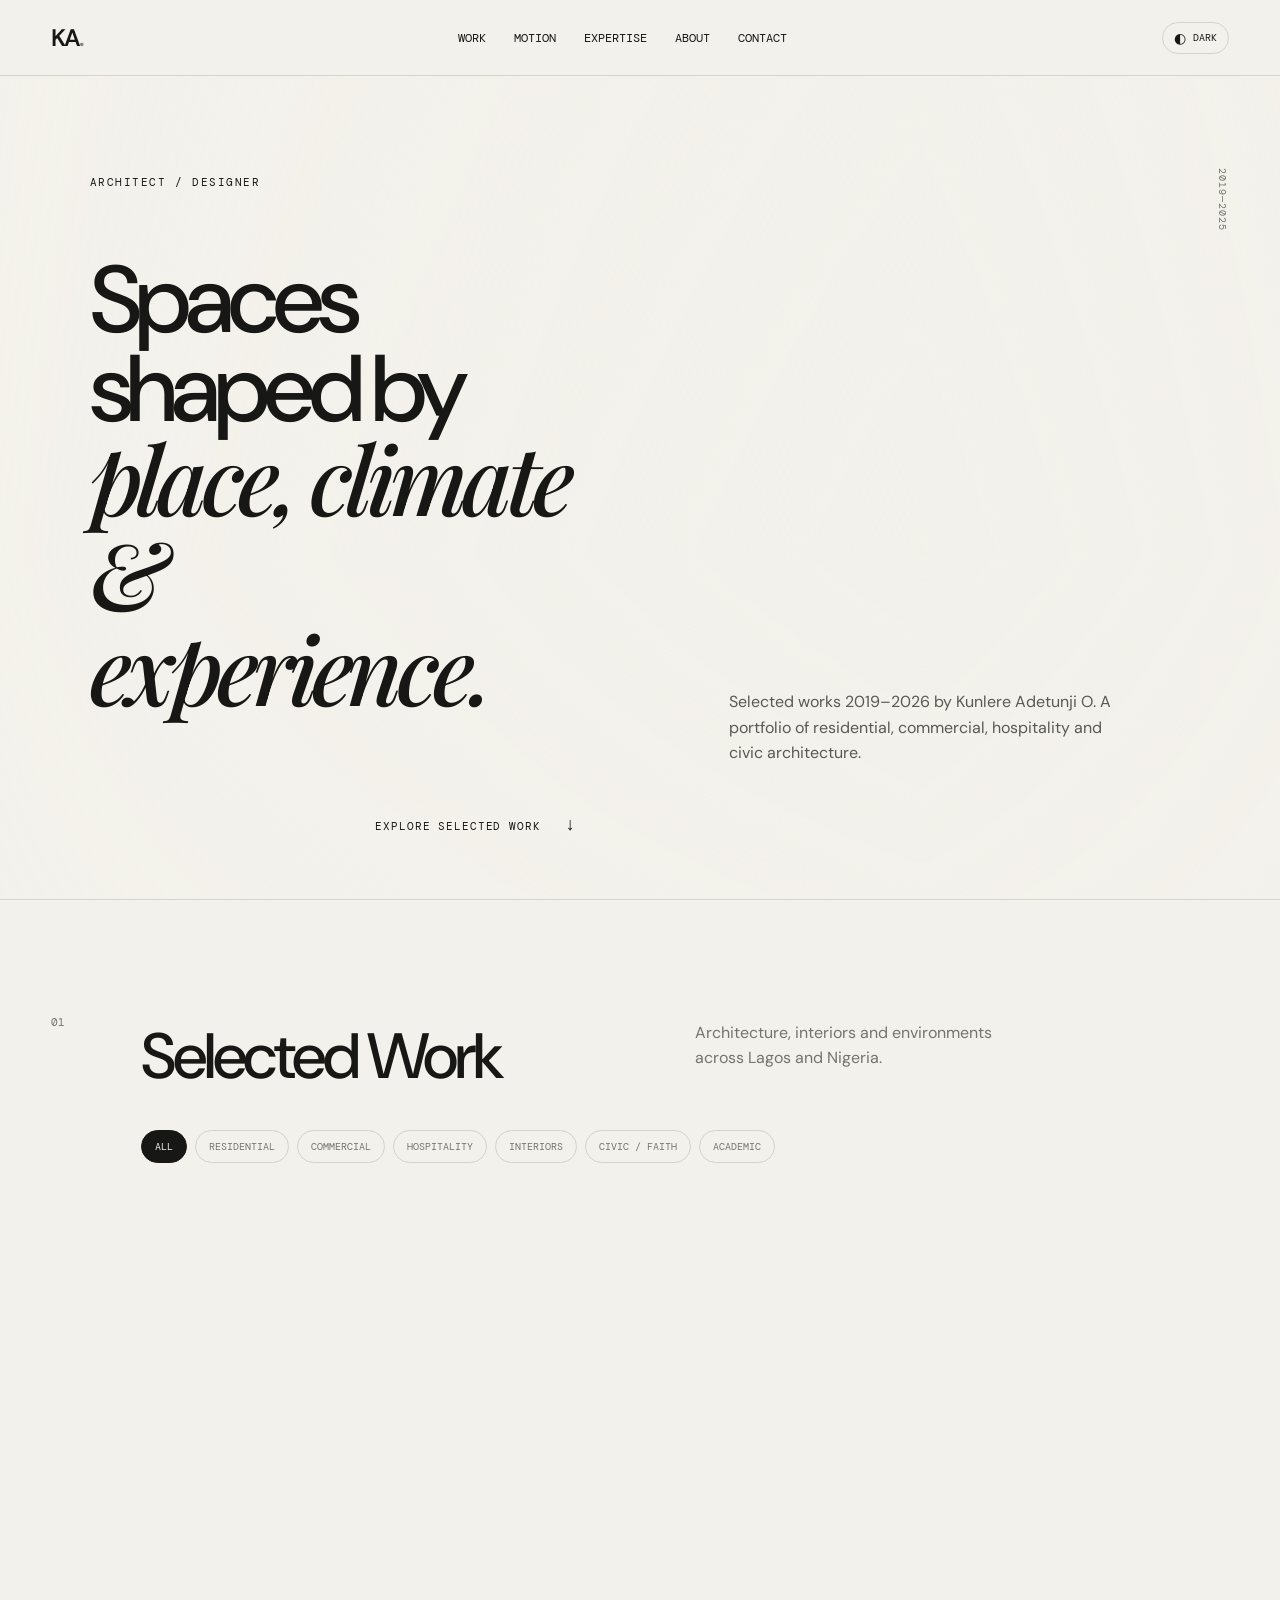
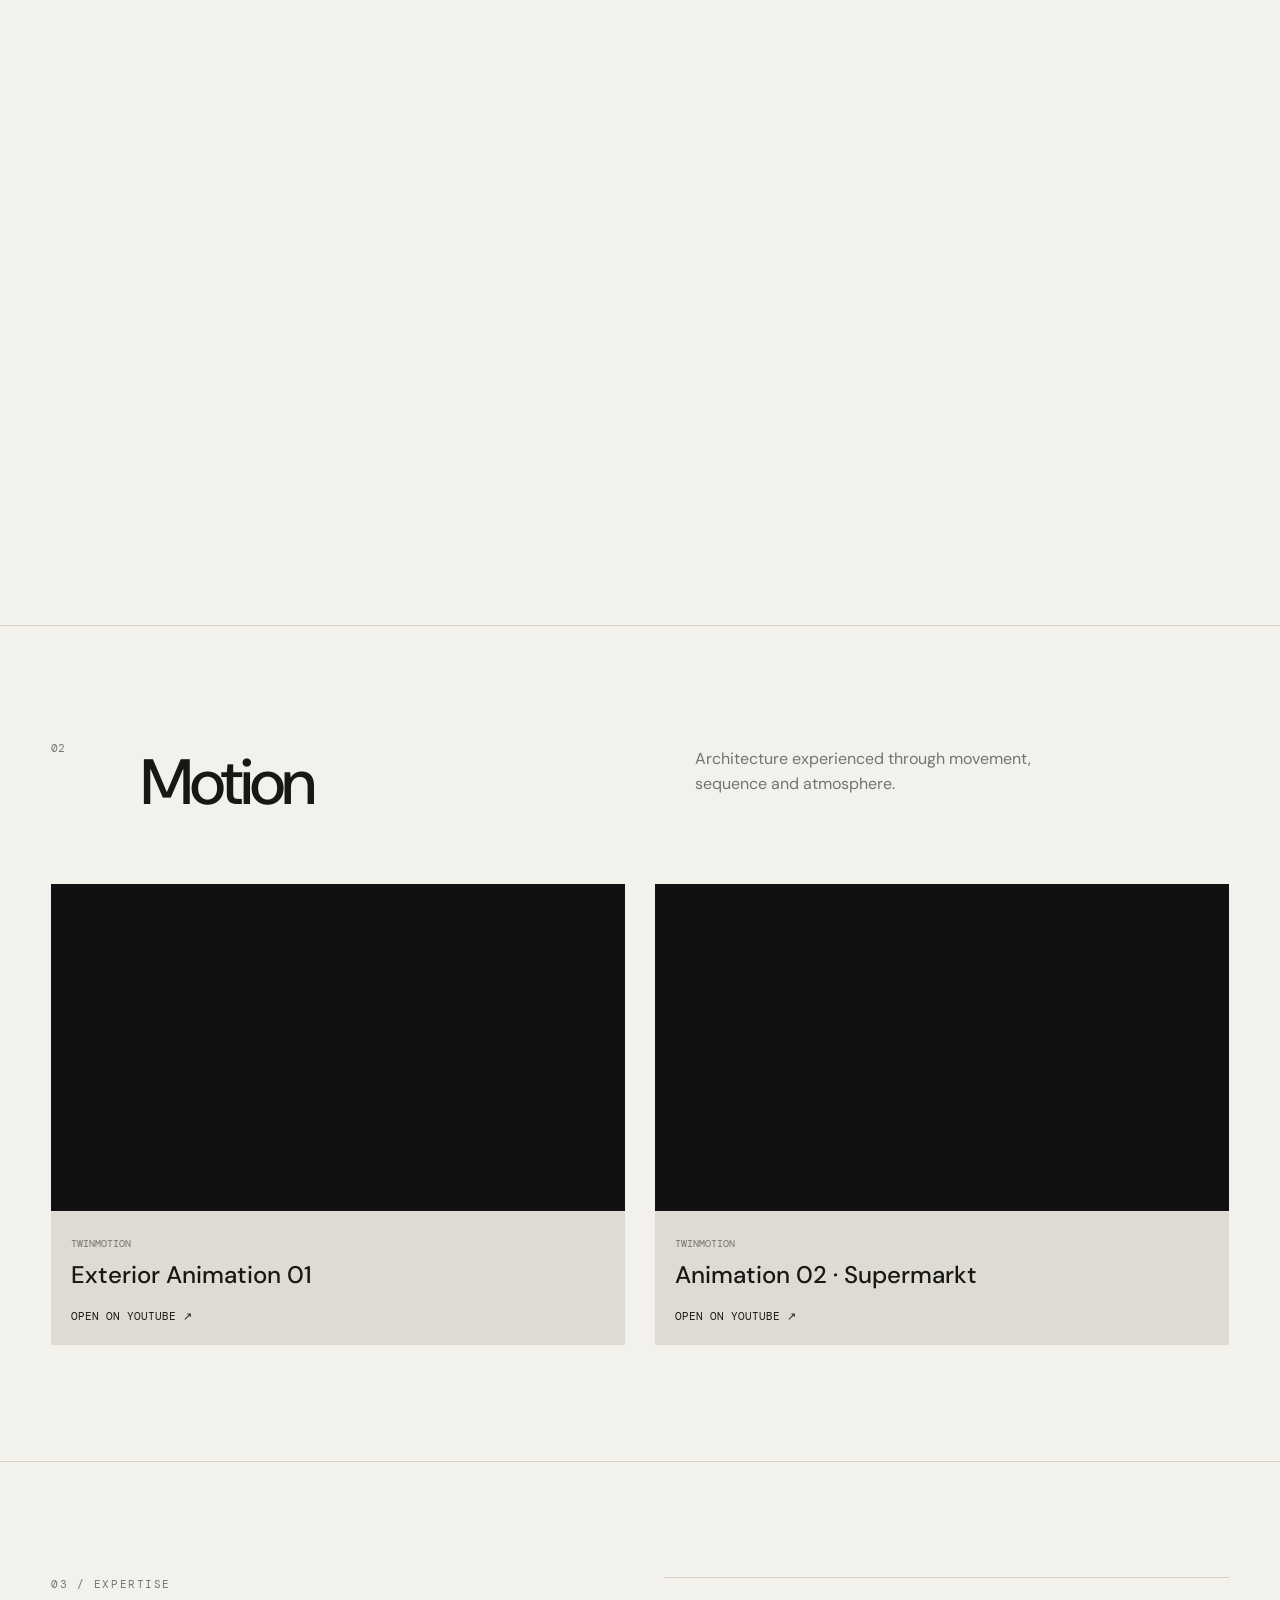
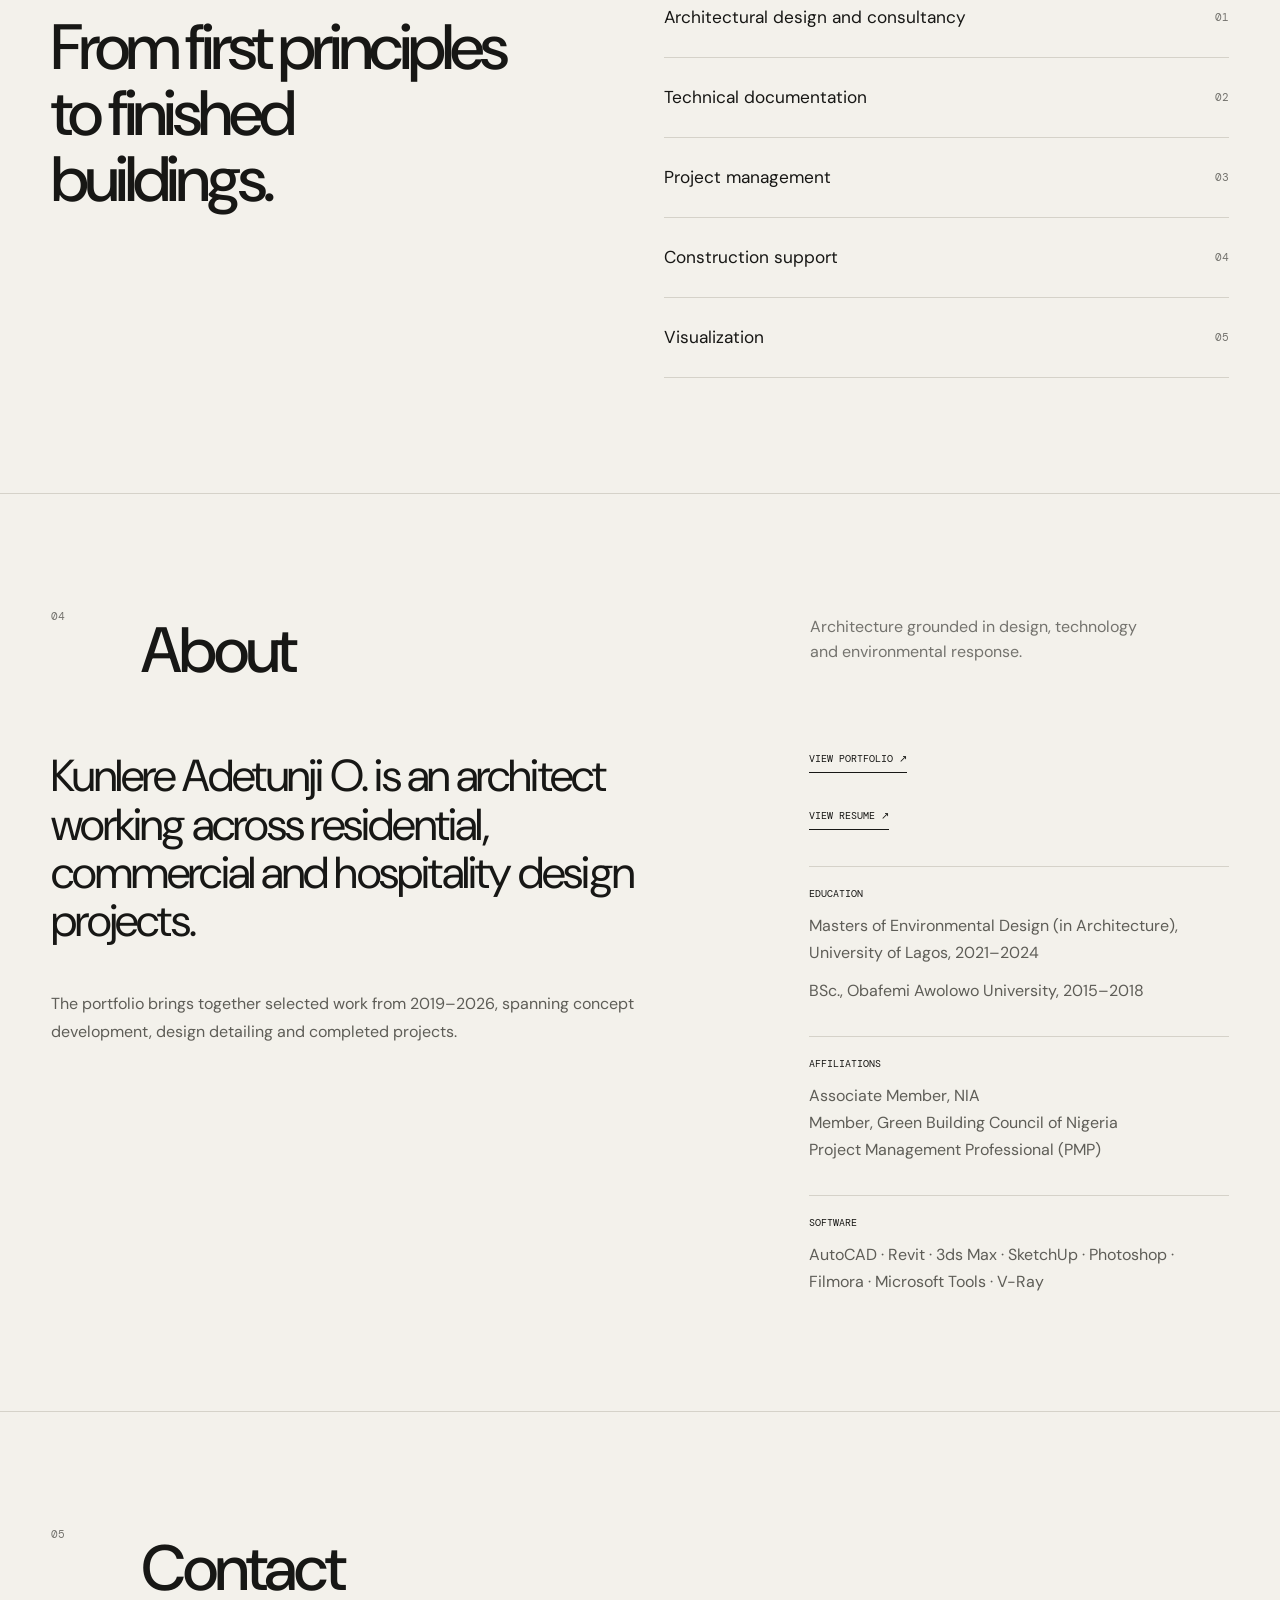
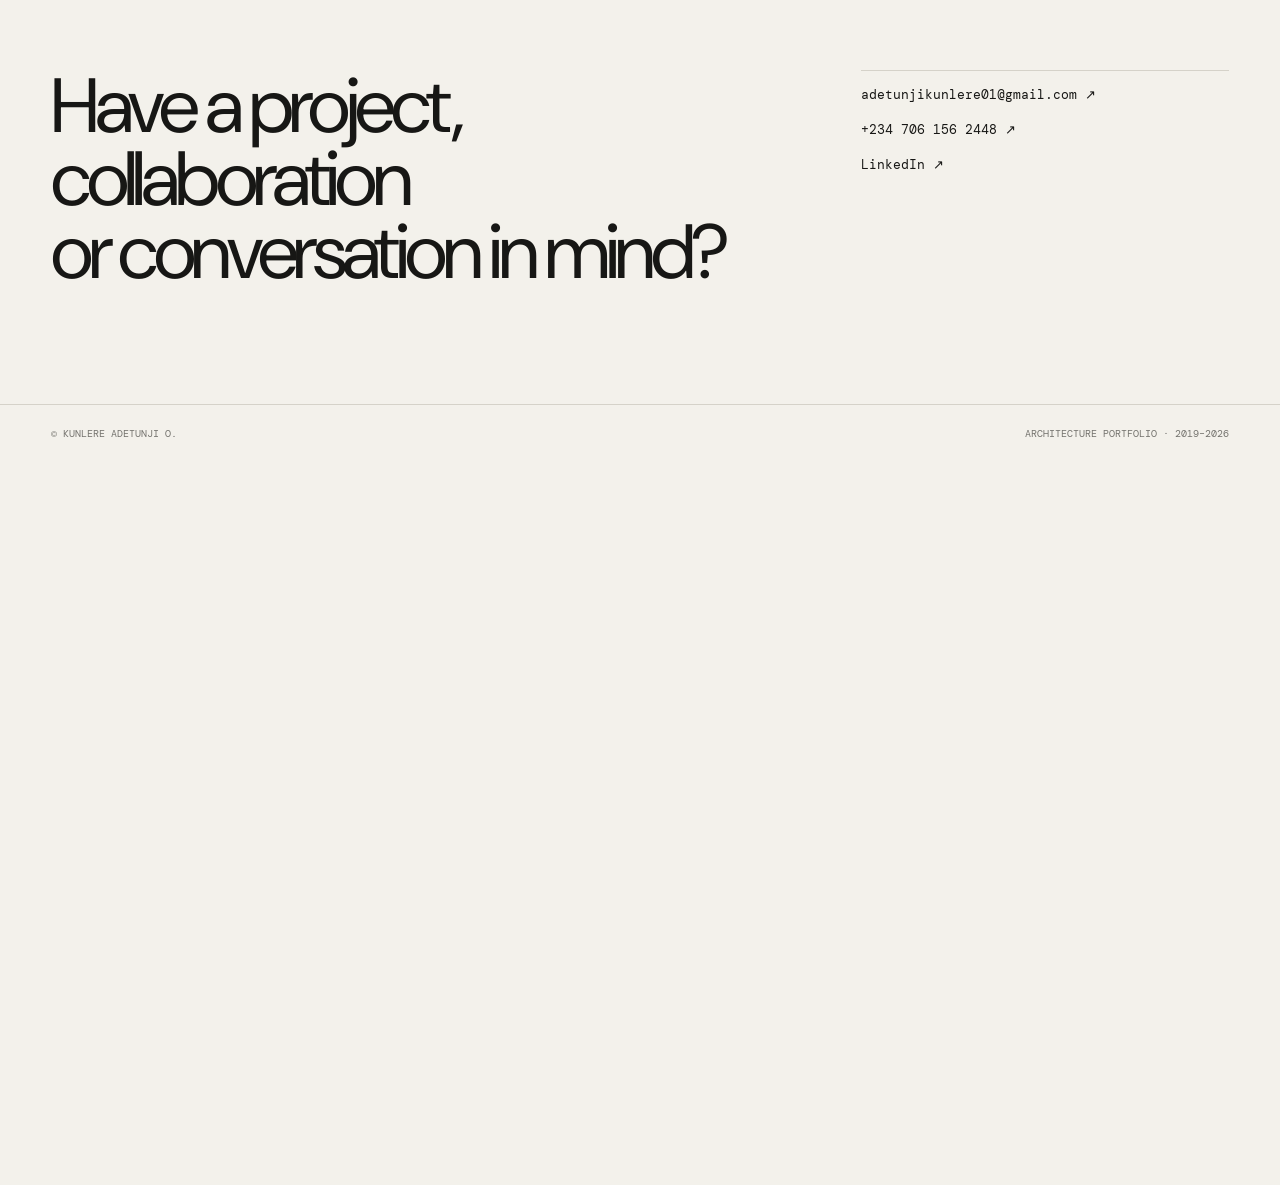
<file: index.html>
<!doctype html>
<html lang="en">
<head>
<meta charset="utf-8">
<meta name="viewport" content="width=device-width, initial-scale=1">
<title>Kunlere Adetunji | Associate Architect in Lagos, Nigeria</title>
<meta name="description" content="Kunlere Adetunji is an Associate Architect based in Lagos, Nigeria, working across residential, commercial and hospitality architecture, design consultancy, project management and architectural visualisation.">
<meta name="theme-color" content="#f3f1eb">
<meta name="robots" content="index,follow,max-image-preview:large">
<link rel="canonical" href="https://kunlere-portfolio.vercel.app/">
<meta property="og:site_name" content="Kunlere Adetunji — Architecture Portfolio">
<meta property="og:url" content="https://kunlere-portfolio.vercel.app/">
<meta property="og:locale" content="en_NG">
<meta name="twitter:title" content="Kunlere Adetunji | Associate Architect in Lagos, Nigeria">
<meta name="twitter:description" content="Architecture, design consultancy, project management and architectural visualisation in Lagos, Nigeria.">
<meta name="twitter:image" content="https://kunlere-portfolio.vercel.app/assets/page-4.jpg">
<meta property="og:type" content="website">
<meta property="og:title" content="Kunlere Adetunji O. — Architecture Portfolio">
<meta property="og:description" content="Selected architectural works across residential, commercial and hospitality design.">
<meta property="og:image" content="https://kunlere-portfolio.vercel.app/assets/page-4.jpg">
<meta name="twitter:card" content="summary_large_image">
<link rel="icon" type="image/svg+xml" href="assets/favicon.svg">
<link rel="preconnect" href="https://fonts.googleapis.com">
<link rel="preconnect" href="https://fonts.gstatic.com" crossorigin>
<link rel="stylesheet" href="https://fonts.googleapis.com/css2?family=DM+Mono:wght@400;500&family=DM+Sans:wght@400;500;600&family=Playfair+Display:ital,wght@0,500;1,500&display=swap">
<link rel="stylesheet" href="styles.css">
<script type="application/ld+json">
{
  "@context": "https://schema.org",
  "@graph": [
    {
      "@type": "Person",
      "@id": "https://kunlere-portfolio.vercel.app/#person",
      "name": "Kunlere Adetunji O.",
      "alternateName": "Kunlere Adetunji",
      "jobTitle": "Associate Architect",
      "url": "https://kunlere-portfolio.vercel.app/",
      "address": {
        "@type": "PostalAddress",
        "addressLocality": "Lagos",
        "addressCountry": "NG"
      },
      "sameAs": [
        "https://www.linkedin.com/in/adetunji-kunlere-6ba340182/"
      ],
      "knowsAbout": [
        "Architectural design",
        "Architectural consultancy",
        "Residential architecture",
        "Commercial architecture",
        "Hospitality architecture",
        "Project management",
        "Architectural visualisation",
        "Climate-responsive design"
      ]
    },
    {
      "@type": "WebSite",
      "@id": "https://kunlere-portfolio.vercel.app/#website",
      "url": "https://kunlere-portfolio.vercel.app/",
      "name": "Kunlere Adetunji — Architecture Portfolio",
      "inLanguage": "en",
      "publisher": { "@id": "https://kunlere-portfolio.vercel.app/#person" }
    }
  ]
}
</script>
  <meta name="google-site-verification" content="2J_tXZPW7eS_gmOVBQnvLZ7SaxRHU460ycn460eaEHU">
</head>
<body>
<header class="site-header">
  <a class="wordmark" href="#top">KA<span>.</span></a>
  <nav aria-label="Main navigation">
    <a href="#work">Work</a><a href="#motion">Motion</a><a href="#expertise">Expertise</a><a href="#about">About</a><a href="#contact">Contact</a>
  </nav>
  <button class="theme-toggle" id="theme-toggle" type="button" aria-label="Toggle colour mode">
    <span class="theme-icon">◐</span><span class="theme-label">Dark</span>
  </button>
</header>

<main id="top">
<section class="hero">
  <div class="hero-visuals" aria-hidden="true">
    <img class="hero-visual" src="assets/cowrie-creek/cowrie-creek-01.jpg" alt="" fetchpriority="high" decoding="async">
    <div class="hero-visual-shade"></div>
  </div>
  <div class="hero-kicker">ARCHITECT / DESIGNER</div>
  <h1>Spaces shaped by<br><em>place, climate &amp; experience.</em></h1>
  <p class="hero-copy">Selected works 2019–2026 by Kunlere Adetunji O. A portfolio of residential, commercial, hospitality and civic architecture.</p>
  <a class="scroll-cue" href="#work">Explore selected work <span>↓</span></a>
</section>

<section id="work" class="work-section section">
  <div class="section-head"><span>01</span><h2>Selected Work</h2><p>Architecture, interiors and environments across Lagos and Nigeria.</p></div>
  <div class="filter-bar" id="filter-bar">
    <button class="filter active" data-filter="All">All</button>
    <button class="filter" data-filter="Residential Development">Residential</button>
    <button class="filter" data-filter="Commercial Development">Commercial</button>
    <button class="filter" data-filter="Hospitality Architecture">Hospitality</button>
    <button class="filter" data-filter="Interior Visualisations">Interiors</button>
    <button class="filter" data-filter="Place of Worship">Civic / Faith</button>
    <button class="filter" data-filter="Academic">Academic</button>
  </div>
  <div id="project-grid" class="project-grid" aria-live="polite"></div>
</section>

<section id="motion" class="motion-section section">
  <div class="section-head"><span>02</span><h2>Motion</h2><p>Architecture experienced through movement, sequence and atmosphere.</p></div>
  <div class="motion-grid">
    <article class="motion-card">
      <div class="video-wrap"><iframe src="https://www.youtube.com/embed/u8mzCIqJYYQ" title="Twinmotion exterior animation" loading="lazy" allowfullscreen></iframe></div>
      <div class="motion-meta"><span>TWINMOTION</span><h3>Exterior Animation 01</h3><a href="https://youtu.be/u8mzCIqJYYQ" target="_blank" rel="noreferrer">Open on YouTube ↗</a></div>
    </article>
    <article class="motion-card">
      <div class="video-wrap"><iframe src="https://www.youtube.com/embed/CUVdI_p03Lk" title="Supermarkt Twinmotion animation" loading="lazy" allowfullscreen></iframe></div>
      <div class="motion-meta"><span>TWINMOTION</span><h3>Animation 02 · Supermarkt</h3><a href="https://youtu.be/CUVdI_p03Lk" target="_blank" rel="noreferrer">Open on YouTube ↗</a></div>
    </article>
  </div>
</section>

<section id="expertise" class="capabilities-section section">
  <div class="capabilities-layout">
    <div class="capabilities-heading">
      <span class="capabilities-kicker">03 / EXPERTISE</span>
      <h2>From first principles<br>to finished<br>buildings.</h2>
    </div>
    <ol class="capabilities-list">
      <li><span>Architectural design and consultancy</span><small>01</small></li>
      <li><span>Technical documentation</span><small>02</small></li>
      <li><span>Project management</span><small>03</small></li>
      <li><span>Construction support</span><small>04</small></li>
      <li><span>Visualization</span><small>05</small></li>
    </ol>
  </div>
</section>

<section id="about" class="about-section section">
  <div class="section-head"><span>04</span><h2>About</h2><p>Architecture grounded in design, technology and environmental response.</p></div>
  <div class="about-grid">
    <div><p class="large">Kunlere Adetunji O. is an architect working across residential, commercial and hospitality design projects.</p><p>The portfolio brings together selected work from 2019–2026, spanning concept development, design detailing and completed projects.</p></div>
    <div class="facts">
      <a class="download-cv" href="assets/adetunji-portfolio-2025.pdf" target="_blank" rel="noreferrer">View Portfolio ↗</a>
      <a class="download-cv" href="assets/Adetunji_Kunlere_CV(1).pdf" target="_blank" rel="noreferrer">View Resume ↗</a>
      <div><b>Education</b><p>Masters of Environmental Design (in Architecture), University of Lagos, 2021–2024</p><p>BSc., Obafemi Awolowo University, 2015–2018</p></div>
      <div><b>Affiliations</b><p>Associate Member, NIA<br>Member, Green Building Council of Nigeria<br>Project Management Professional (PMP)</p></div>
      <div><b>Software</b><p>AutoCAD · Revit · 3ds Max · SketchUp · Photoshop · Filmora · Microsoft Tools · V-Ray</p></div>
    </div>
  </div>
</section>

<section id="contact" class="contact-section section">
  <div class="section-head"><span>05</span><h2>Contact</h2></div>
  <div class="contact-inner">
    <p class="contact-title">Have a project, collaboration<br>or conversation in mind?</p>
    <div class="contact-links">
      <a href="mailto:adetunjikunlere01@gmail.com">adetunjikunlere01@gmail.com ↗</a>
      <a href="tel:+2347061562448">+234 706 156 2448 ↗</a>
      <a href="https://www.linkedin.com/in/adetunji-kunlere-6ba340182/" target="_blank" rel="noreferrer">LinkedIn ↗</a>
    </div>
  </div>
</section>
</main>

<footer><span>© Kunlere Adetunji O.</span><span>Architecture Portfolio · 2019–2026</span></footer>

<div id="project-modal" class="modal" role="dialog" aria-modal="true" aria-label="Project details" aria-hidden="true">
  <button class="modal-close" type="button" aria-label="Close project details">×</button>
  <div class="modal-content"><div id="project-detail"></div></div>
</div>
<script>
const projects = [
  {
    "id": "project-cc",
    "title": "Cowrie Creek Residence",
    "type": "Residential Development",
    "location": "Lagos, Nigeria",
    "status": "Design Visualisation",
    "year": "2025",
    "hero": "cowrie-creek/cowrie-creek-01.jpg",
    "pages": [
      "cowrie-creek/cowrie-creek-01.jpg",
      "cowrie-creek/cowrie-creek-02.jpg",
      "cowrie-creek/cowrie-creek-03.jpg",
      "cowrie-creek/cowrie-creek-04.jpg"
    ],
    "intro": "A residential design explored through a sequence of architectural views.",
    "body": "The visualisations present the residence through four views, bringing together its architectural composition, material character and relationship between interior and exterior spaces."
  },
  {
    "id": "avisterra-residence-2",
    "title": "Avisterra Residence 2",
    "type": "Residential Development",
    "location": "Lekki Phase 1, Lagos, Nigeria",
    "status": "In Progress",
    "year": "2026",
    "hero": "avisterra-residence-2/avisterra-01.jpg",
    "pages": [
      "avisterra-residence-2/avisterra-01.jpg",
      "avisterra-residence-2/avisterra-02.jpg",
      "avisterra-residence-2/avisterra-03.jpg",
      "avisterra-residence-2/avisterra-04.jpg"
    ],
    "intro": "An 18-unit luxury residential development organised around elevated living, generous outdoor space and a carefully planned stilt-level arrival.",
    "body": "The six-level scheme comprises 16 typical two- and three-bedroom apartments and two rooftop penthouses. The ground level accommodates a 32-car parking arrangement, security gatehouse and private swimming pool. Deep balconies, planter boxes, coastal-breeze orientation and double-glazed sliding doors contribute to a climate-responsive residential environment. Scope includes architecture, interior curation and structural engineering."
  },
  {
    "id": "adele-residence-interiors",
    "title": "Adele Residence",
    "type": "Interior Visualisations",
    "location": "Ikate, Lagos, Nigeria",
    "status": "Interior Visualisations",
    "year": "2026",
    "hero": "adele-residence/dining-neutral.jpg",
    "pages": [
      "adele-residence/ante-room-01.jpg",
      "adele-residence/ante-room-02.jpg",
      "adele-residence/living-room-01.jpg",
      "adele-residence/living-room-02.jpg",
      "adele-residence/dining-02.jpg",
      "adele-residence/dining-detail-01.jpg",
      "adele-residence/dining-golden-hour.jpg",
      "adele-residence/dining-neutral.jpg",
      "adele-residence/guest-room-01.jpg",
      "adele-residence/guest-room-02.jpg",
      "adele-residence/guest-room-detail.jpg"
    ],
    "intro": "Interior visualisations exploring a contemporary residential palette of warm neutrals, natural timber and layered textures.",
    "body": "The ground-floor interiors bring together the ante room, living and dining spaces, and guest bedroom. Warm ivory, soft taupe, natural timber, bronze accents and charcoal details are balanced through restrained material contrasts and layered ambient lighting."
  },
  {
    "id": "ghurayb-hub",
    "title": "Ghurayb Hub",
    "type": "Commercial Development",
    "location": "Lagos, Nigeria",
    "status": "Design Detailing",
    "year": "2025",
    "hero": "page-7.jpg",
    "pages": [
      "page-7.jpg",
      "page-8.jpg",
      "page-9.jpg"
    ],
    "intro": "A multi-use commercial ecosystem merging craftsmanship, creativity and sustainability.",
    "body": "The programme integrates a furniture showroom, workshop, office spaces, workstations and content studios. Conceived through modular container architecture, each volume defines a spatial hierarchy of display, production and collaboration. Adaptive reuse of shipping containers reduces embodied energy and construction waste, while phased development allows the hub to grow organically."
  },
  {
    "id": "ikd-villa",
    "title": "IKD Villa",
    "type": "Residential Development",
    "location": "Lagos, Nigeria",
    "status": "Design Detailing",
    "year": "2025",
    "hero": "page-10.jpg",
    "pages": [
      "page-10.jpg",
      "page-11.jpg",
      "page-12.jpg"
    ],
    "intro": "A modernist residence shaped by simple architectural principles and biophilic thinking.",
    "body": "Deep overhangs protect exposed east-facing walls while a courtyard supports cooling and connection to nature. Masses are extruded and voids subtracted to produce the desired visual effect while serving functional climatic purposes."
  },
  {
    "id": "aa-condos",
    "title": "AA Condos",
    "type": "Residential Development",
    "location": "Lagos, Nigeria",
    "status": "In Progress",
    "year": "2023–2024",
    "hero": "page-16.jpg",
    "pages": [
      "page-16.jpg",
      "page-17.jpg",
      "page-18.jpg"
    ],
    "intro": "A residential complex combining Brutalist massing with minimalist contemporary interiors.",
    "body": "Raw concrete, geometric forms, clean lines and open spaces are balanced with natural light, modern finishes and functional living environments. Sustainability is expressed through eco-friendly materials and energy-efficient systems."
  },
  {
    "id": "delta-manor",
    "title": "Delta Manor",
    "type": "Residential Development",
    "location": "Agbor, Delta, Nigeria",
    "status": "Completed",
    "year": "2023–2024",
    "hero": "page-13.jpg",
    "pages": [
      "page-13.jpg",
      "page-14.jpg",
      "page-15.jpg"
    ],
    "intro": "A bespoke neo-classical residence designed around entertaining, comfort and the client's distinct taste.",
    "body": "The design gives careful attention to bespoke spaces for entertaining and to elevating the lived experience of the home. A rooftop retreat provides both an escape from the city and a setting for gatherings. The exterior palette and detailing carry the stately, bespoke character through to the interiors."
  },
  {
    "id": "d18-villa",
    "title": "D18 Villa",
    "type": "Residential Development",
    "location": "Shoreline Estate, Lagos, Nigeria",
    "status": "Completed",
    "year": "2019–2020",
    "hero": "page-19.jpg",
    "pages": [
      "page-19.jpg",
      "page-20.jpg"
    ],
    "intro": "Contemporary waterfront living composed through dynamic volumes, open spaces and intimate connections with nature.",
    "body": "The façade shifts with viewpoint through an interplay of solids and voids, framed terraces and deep overhangs. Open-plan interiors flow toward the water, while a disappearing-edge pool visually merges with the lagoon. Concrete, glass and natural tones allow texture, reflection and shadow to define the atmosphere."
  },
  {
    "id": "vtt",
    "title": "Villa Toni & Tomi",
    "type": "Residential Development",
    "location": "Shoreline Estate, Lagos, Nigeria",
    "status": "Completed",
    "year": "2019–2020",
    "hero": "page-21.jpg",
    "pages": [
      "page-21.jpg"
    ],
    "intro": "A completed residential project located in Shoreline Estate, Lagos.",
    "body": "Villa Toni & Tomi is presented in the portfolio as a residential project in Shoreline Estate, Lagos. The supplied project spread includes the site plan and exterior visualisations."
  },
  {
    "id": "resort-hotel",
    "title": "Resort Hotel",
    "type": "Hospitality Architecture",
    "location": "Academic Project",
    "status": "Academic",
    "year": "2021–2022",
    "hero": "page-24.jpg",
    "pages": [
      "page-24.jpg",
      "page-25.jpg",
      "page-26.jpg"
    ],
    "intro": "A reinterpretation of hospitality through curves, layered screening and open-air gathering spaces.",
    "body": "A sweeping multi-story ribbon wraps around the site, creating enclosure while maintaining visual porosity. Latticed timber screens filter sunlight, encourage natural ventilation and animate the façade with changing light and shadow. Natural timber and crisp white surfaces create a tactile, light-filled environment responsive to place, climate and culture."
  },
  {
    "id": "religious-center",
    "title": "Religious Center",
    "type": "Place of Worship",
    "location": "Academic Project",
    "status": "Academic",
    "year": "2021–2022",
    "hero": "page-22.jpg",
    "pages": [
      "page-22.jpg",
      "page-23.jpg"
    ],
    "intro": "A spiritual and communal space conceived around warmth, inclusion and reflection.",
    "body": "Sweeping curves create an inward embrace, drawing people toward a shared center of faith and fellowship. Staggered seating supports visual connection and inclusivity, while courtyards and informal gathering zones encourage community interaction. Filtered light through curved surfaces and clerestories creates a calm, contemplative atmosphere."
  }
];
const projectSlugs = {
  "project-cc": "project-cc",
  "avisterra-residence-2": "avisterra-residence-2",
  "adele-residence-interiors": "adele-residence",
  "ghurayb-hub": "ghurayb-hub",
  "ikd-villa": "ikd-villa",
  "aa-condos": "aa-condos",
  "delta-manor": "delta-manor",
  "d18-villa": "d18-villa",
  "vtt": "villa-toni-and-tomi",
  "resort-hotel": "resort-hotel",
  "religious-center": "religious-center"
};
const grid = document.querySelector('#project-grid');
const modal = document.querySelector('#project-modal');
const detail = document.querySelector('#project-detail');
const filters = document.querySelectorAll('.filter');

function escapeHTML(value){return String(value).replace(/[&<>\"']/g, c => ({'&':'&amp;','<':'&lt;','>':'&gt;','\"':'&quot;',"'":'&#39;'}[c]));}
function renderProjects(filter='All'){
  const visible = filter === 'All' ? projects : projects.filter(p => p.type === filter || (filter === 'Academic' && p.status === 'Academic'));
  grid.innerHTML = visible.map((p,i)=>`
    <article class="project-card ${i===0 && filter==='All'?'featured':''}" data-id="${p.id}">
      <button class="project-button">
        <img src="assets/${p.hero}" alt="${escapeHTML(p.title)}" loading="lazy" decoding="async">
        <div class="project-overlay"><span>${String(projects.indexOf(p)+1).padStart(2,'0')} · ${p.status==='Academic'?'Academic Project':p.type}</span><h3>${escapeHTML(p.title)}</h3><p>${escapeHTML(p.location)}</p></div>
      </button>
      <a class="project-page-link" href="/projects/${p.id}/">Project information ↗</a>
    </article>`).join('');
}
renderProjects();

filters.forEach(btn => btn.addEventListener('click', () => {
  filters.forEach(b=>b.classList.remove('active'));
  btn.classList.add('active');
  renderProjects(btn.dataset.filter);
}));

function openProject(p, updateUrl=true){
  detail.innerHTML = `
    <div class="detail-intro">
      <div><span class="eyebrow">${p.type} · ${p.year}</span><h2>${p.title}</h2><p>${p.location} · ${p.status}</p></div>
      <div class="detail-text"><p class="lead">${p.intro}</p><p>${p.body}</p><a class="project-page-link modal-project-link" href="/projects/${p.id}/">Open project page ↗</a></div>
    </div>
    <div class="detail-gallery">${p.pages.map((img,i)=>`<img src="assets/${img}" alt="${p.title} — image ${i+1}" loading="${i?'lazy':'eager'}" decoding="async">`).join('')}</div>
  `;
  modal.classList.add('open'); modal.setAttribute('aria-hidden','false'); document.body.classList.add('locked');
  if(updateUrl && location.hash !== `#work/${p.id}`) history.pushState({project:p.id},'',`#work/${p.id}`);
}
function closeProject(updateUrl=true){
  modal.classList.remove('open'); modal.setAttribute('aria-hidden','true'); document.body.classList.remove('locked');
  if(updateUrl && location.hash.startsWith('#work/')) history.pushState({},'', '#work');
}
grid.addEventListener('click',e=>{
  const card=e.target.closest('.project-card');
  if(card) openProject(projects.find(p=>p.id===card.dataset.id));
});
document.querySelector('.modal-close').onclick=closeProject;
modal.addEventListener('click',e=>{if(e.target===modal)closeProject();});
document.addEventListener('keydown',e=>{if(e.key==='Escape')closeProject();});

const themeToggle = document.querySelector('#theme-toggle');
const savedTheme = localStorage.getItem('ka-theme');
if(savedTheme === 'dark') document.documentElement.dataset.theme='dark';

function updateThemeLabel(){
  const dark = document.documentElement.dataset.theme === 'dark';
  themeToggle.querySelector('.theme-label').textContent = dark ? 'Light' : 'Dark';
  themeToggle.querySelector('.theme-icon').textContent = dark ? '☼' : '◐';
}
themeToggle.addEventListener('click',()=>{
  const dark = document.documentElement.dataset.theme === 'dark';
  document.documentElement.dataset.theme = dark ? 'light' : 'dark';
  localStorage.setItem('ka-theme', dark ? 'light' : 'dark');
  updateThemeLabel();
});
updateThemeLabel();

function route(){
  const id=location.hash.split('/')[1];
  if(id){
    const p=projects.find(x=>x.id===id);
    if(p) openProject(p,false);
    else closeProject(false);
  } else if(modal.classList.contains('open')) {
    closeProject(false);
  }
}
window.addEventListener('hashchange',route);
route();
</script>
</body>
</html>
</file>
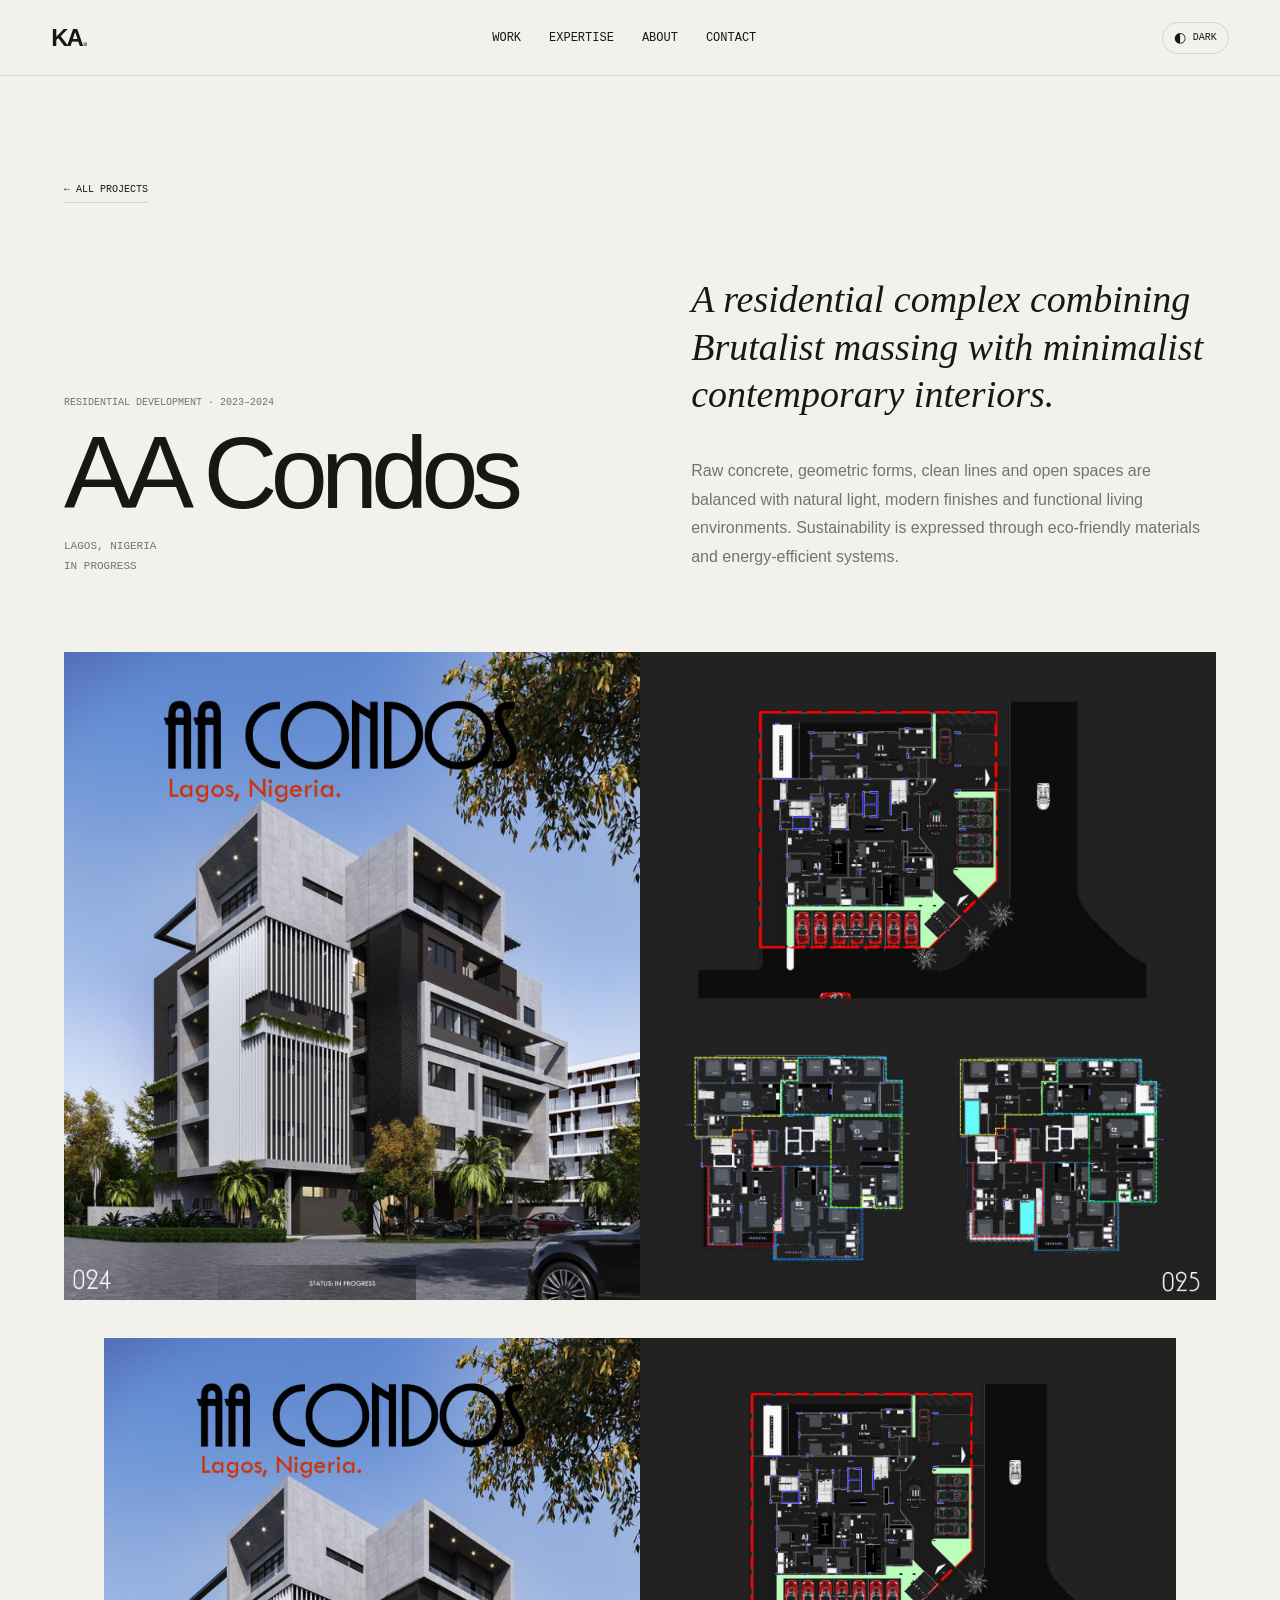
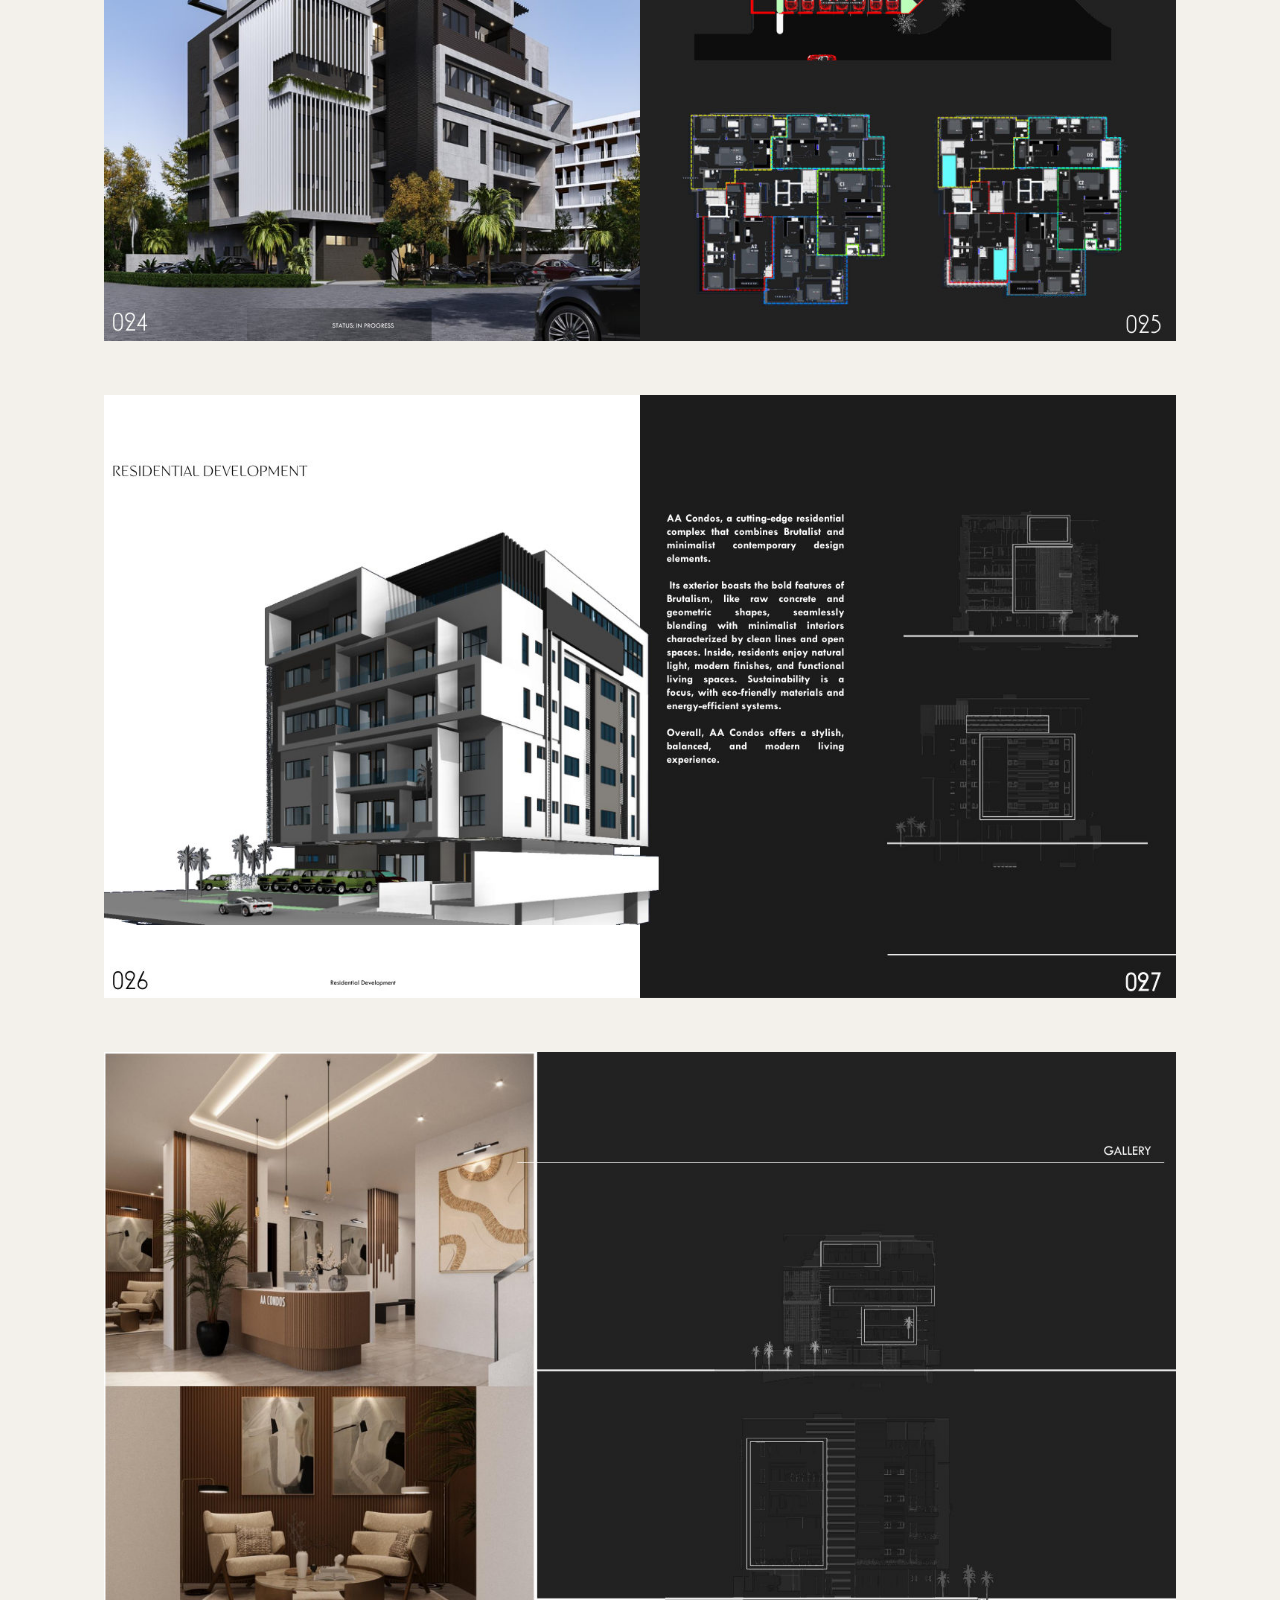
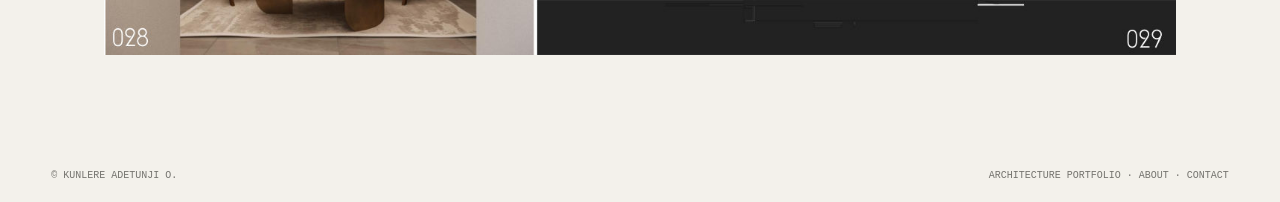
<file: projects/aa-condos/index.html>
<!doctype html>
<html lang="en">
<head>
<meta charset="utf-8">
<meta name="viewport" content="width=device-width, initial-scale=1">
<title>AA Condos | Residential Development | Kunlere Adetunji</title>
<meta name="description" content="AA Condos — residential development in Lagos, Nigeria. A residential complex combining Brutalist massing with minimalist contemporary interiors.">
<meta name="robots" content="index,follow,max-image-preview:large">
<link rel="canonical" href="https://kunlere-portfolio.vercel.app/projects/aa-condos/">
<meta name="theme-color" content="#f3f1eb">
<script>try{if(localStorage.getItem('ka-theme')==='dark')document.documentElement.dataset.theme='dark';}catch(e){}</script>
<meta property="og:type" content="article">
<meta property="og:site_name" content="Kunlere Adetunji — Architecture Portfolio">
<meta property="og:title" content="AA Condos | Kunlere Adetunji">
<meta property="og:description" content="AA Condos — residential development in Lagos, Nigeria. A residential complex combining Brutalist massing with minimalist contemporary interiors.">
<meta property="og:url" content="https://kunlere-portfolio.vercel.app/projects/aa-condos/">
<meta property="og:image" content="https://kunlere-portfolio.vercel.app/assets/page-16.jpg">
<meta name="twitter:card" content="summary_large_image">
<meta name="twitter:title" content="AA Condos | Kunlere Adetunji">
<meta name="twitter:description" content="AA Condos — residential development in Lagos, Nigeria. A residential complex combining Brutalist massing with minimalist contemporary interiors.">
<meta name="twitter:image" content="https://kunlere-portfolio.vercel.app/assets/page-16.jpg">
<link rel="icon" type="image/svg+xml" href="../../assets/favicon.svg">
<link rel="stylesheet" href="../../styles.css">
<script type="application/ld+json">{
  "@context": "https://schema.org",
  "@graph": [
    {
      "@type": "WebPage",
      "@id": "https://kunlere-portfolio.vercel.app/projects/aa-condos/#webpage",
      "url": "https://kunlere-portfolio.vercel.app/projects/aa-condos/",
      "name": "AA Condos | Kunlere Adetunji",
      "description": "AA Condos — residential development in Lagos, Nigeria. A residential complex combining Brutalist massing with minimalist contemporary interiors.",
      "isPartOf": {
        "@id": "https://kunlere-portfolio.vercel.app/#website"
      },
      "about": {
        "@id": "https://kunlere-portfolio.vercel.app/#person"
      }
    },
    {
      "@type": "CreativeWork",
      "@id": "https://kunlere-portfolio.vercel.app/projects/aa-condos/#project",
      "name": "AA Condos",
      "description": "Raw concrete, geometric forms, clean lines and open spaces are balanced with natural light, modern finishes and functional living environments. Sustainability is expressed through eco-friendly materials and energy-efficient systems.",
      "image": [
        "https://kunlere-portfolio.vercel.app/assets/page-16.jpg",
        "https://kunlere-portfolio.vercel.app/assets/page-17.jpg",
        "https://kunlere-portfolio.vercel.app/assets/page-18.jpg"
      ],
      "genre": "Residential Development",
      "dateCreated": "2023–2024",
      "locationCreated": {
        "@type": "Place",
        "name": "Lagos, Nigeria"
      }
    }
  ]
}</script>
<style>
.project-page{max-width:1500px;margin:0 auto;padding:8vw 5vw 6vw}
.project-page-head{display:grid;grid-template-columns:1fr 1fr;gap:8vw;align-items:end;margin-bottom:5vw}
.project-page .eyebrow{font:10px "DM Mono",monospace;color:var(--muted);text-transform:uppercase}
.project-page h1{font-size:clamp(48px,8vw,116px);line-height:.9;letter-spacing:-.065em;font-weight:500;margin:18px 0}
.project-page .meta{font:11px "DM Mono",monospace;color:var(--muted);line-height:1.8;text-transform:uppercase}
.project-page .intro{font-family:"Playfair Display",serif;font-style:italic;font-size:clamp(24px,3vw,38px);line-height:1.25}
.project-page .description{color:var(--muted);line-height:1.8;font-size:16px}
.project-page-hero{width:100%;max-height:78vh;object-fit:cover;display:block;margin:0 0 22px}
.project-page-gallery{display:grid;gap:22px}
.project-page-gallery img{width:100%;height:auto;aspect-ratio:16/9;object-fit:contain;background:#222;display:block}
.project-page-back{display:inline-block;margin:0 0 35px;border-bottom:1px solid var(--line);padding-bottom:7px;font:10px "DM Mono",monospace;text-transform:uppercase}
@media(max-width:800px){.project-page{padding:20vw 6vw 12vw}.project-page-head{grid-template-columns:1fr;gap:22px}.project-page h1{font-size:clamp(48px,12vw,72px)}}
</style>
</head>
<body>
<header class="site-header">
<a class="wordmark" href="/#top">KA<span>.</span></a>
<nav aria-label="Main navigation"><a href="/#work">Work</a><a href="/#expertise">Expertise</a><a href="/#about">About</a><a href="/#contact">Contact</a></nav>
<button class="theme-toggle" id="theme-toggle" type="button" aria-label="Toggle colour mode"><span class="theme-icon">◐</span><span class="theme-label">Dark</span></button>
</header>
<main class="project-page">
<a class="project-page-back" href="/#work">← All projects</a>
<div class="project-page-head">
<div><span class="eyebrow">Residential Development · 2023–2024</span><h1>AA Condos</h1><p class="meta">Lagos, Nigeria<br>In Progress</p></div>
<div><p class="intro">A residential complex combining Brutalist massing with minimalist contemporary interiors.</p><p class="description">Raw concrete, geometric forms, clean lines and open spaces are balanced with natural light, modern finishes and functional living environments. Sustainability is expressed through eco-friendly materials and energy-efficient systems.</p></div>
</div>
<img class="project-page-hero" src="../../assets/page-16.jpg" alt="AA Condos — Residential Development in Lagos, Nigeria" fetchpriority="high" decoding="async">
<div class="project-page-gallery"><figure><img src="../../assets/page-16.jpg" alt="AA Condos — architectural project view 1" loading="lazy" decoding="async"></figure>
<figure><img src="../../assets/page-17.jpg" alt="AA Condos — architectural project view 2" loading="lazy" decoding="async"></figure>
<figure><img src="../../assets/page-18.jpg" alt="AA Condos — architectural project view 3" loading="lazy" decoding="async"></figure></div>
</main>
<footer><span>© Kunlere Adetunji O.</span><span>Architecture Portfolio · <a href="/#about">About</a> · <a href="/#contact">Contact</a></span></footer>
<script>
(function(){
  const toggle=document.getElementById('theme-toggle');
  if(!toggle)return;
  function updateThemeLabel(){
    const dark=document.documentElement.dataset.theme==='dark';
    toggle.querySelector('.theme-label').textContent=dark?'Light':'Dark';
    toggle.querySelector('.theme-icon').textContent=dark?'☼':'◐';
    toggle.setAttribute('aria-label',dark?'Switch to light mode':'Switch to dark mode');
  }
  toggle.addEventListener('click',function(){
    const dark=document.documentElement.dataset.theme==='dark';
    document.documentElement.dataset.theme=dark?'light':'dark';
    try{localStorage.setItem('ka-theme',dark?'light':'dark');}catch(e){}
    updateThemeLabel();
  });
  window.addEventListener('storage',function(event){
    if(event.key==='ka-theme'){
      document.documentElement.dataset.theme=event.newValue==='dark'?'dark':'light';
      updateThemeLabel();
    }
  });
  updateThemeLabel();
})();
</script>
</body>
</html>
</file>
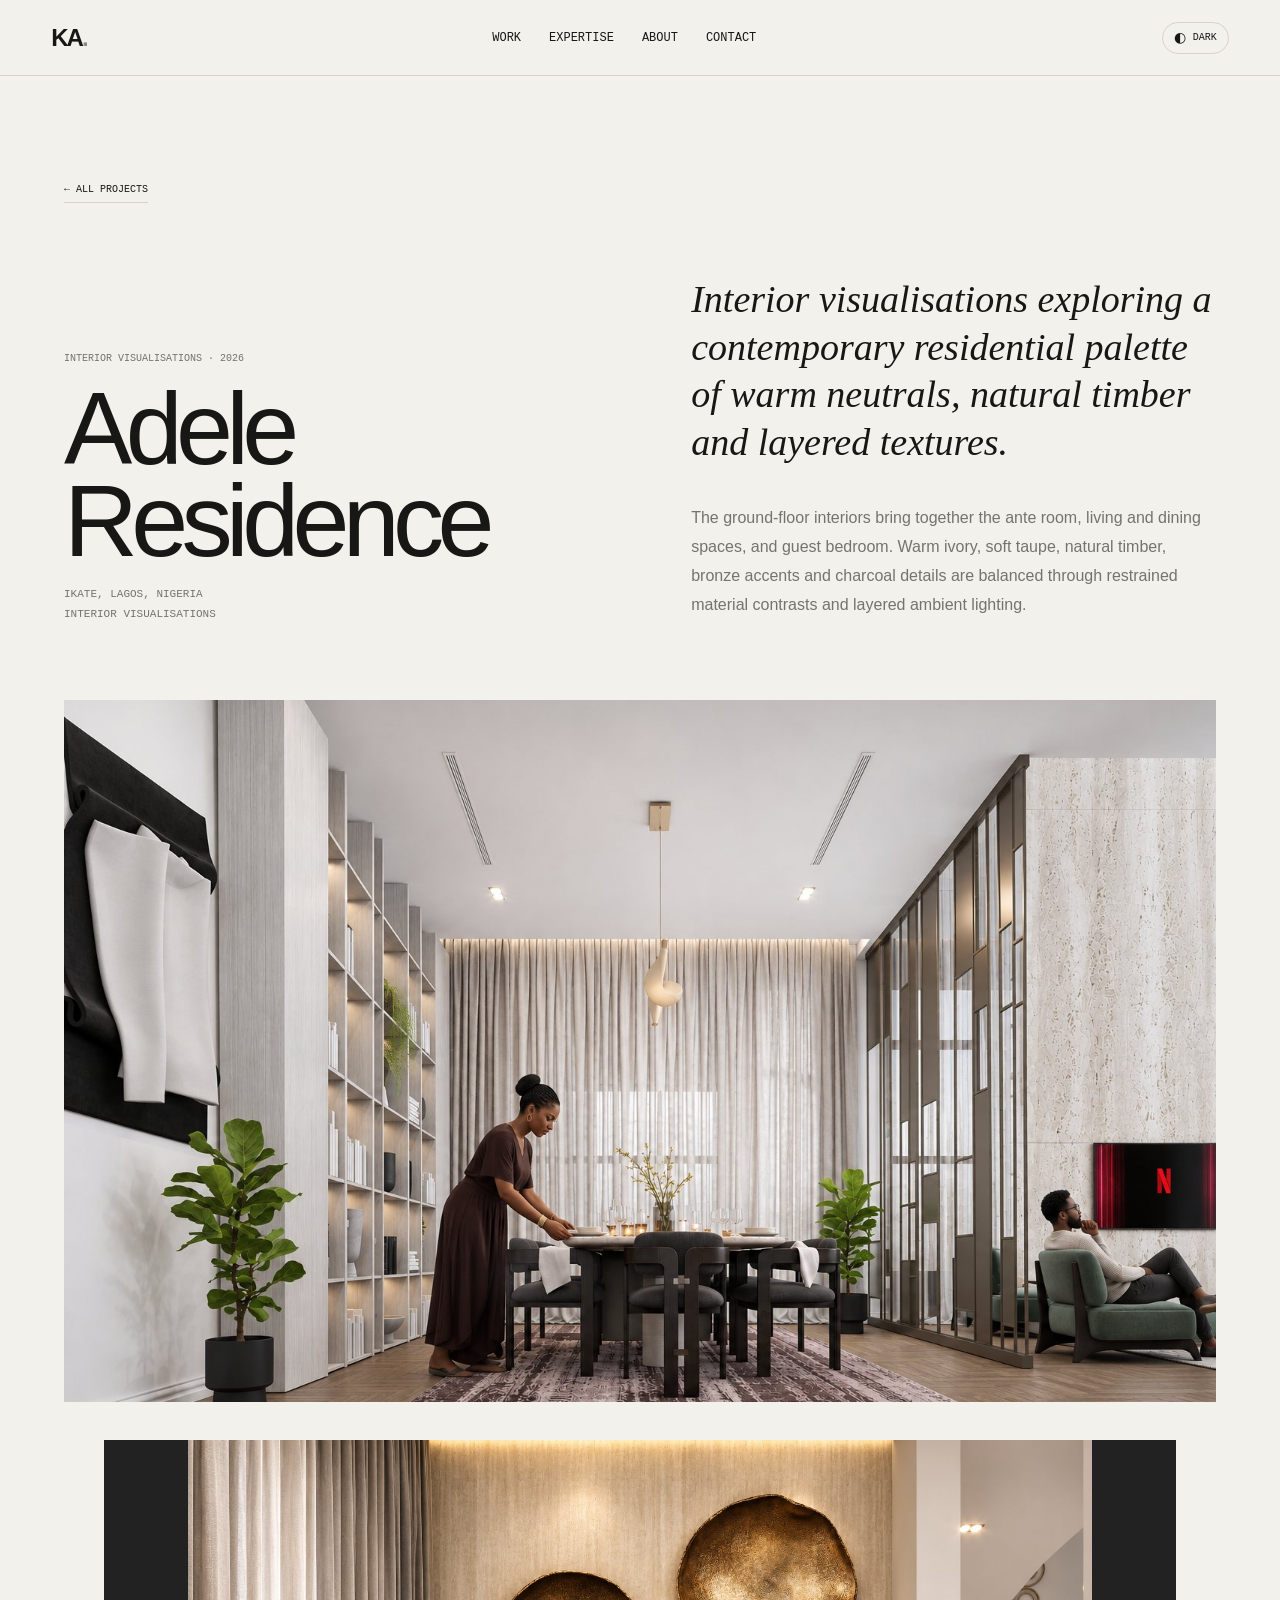
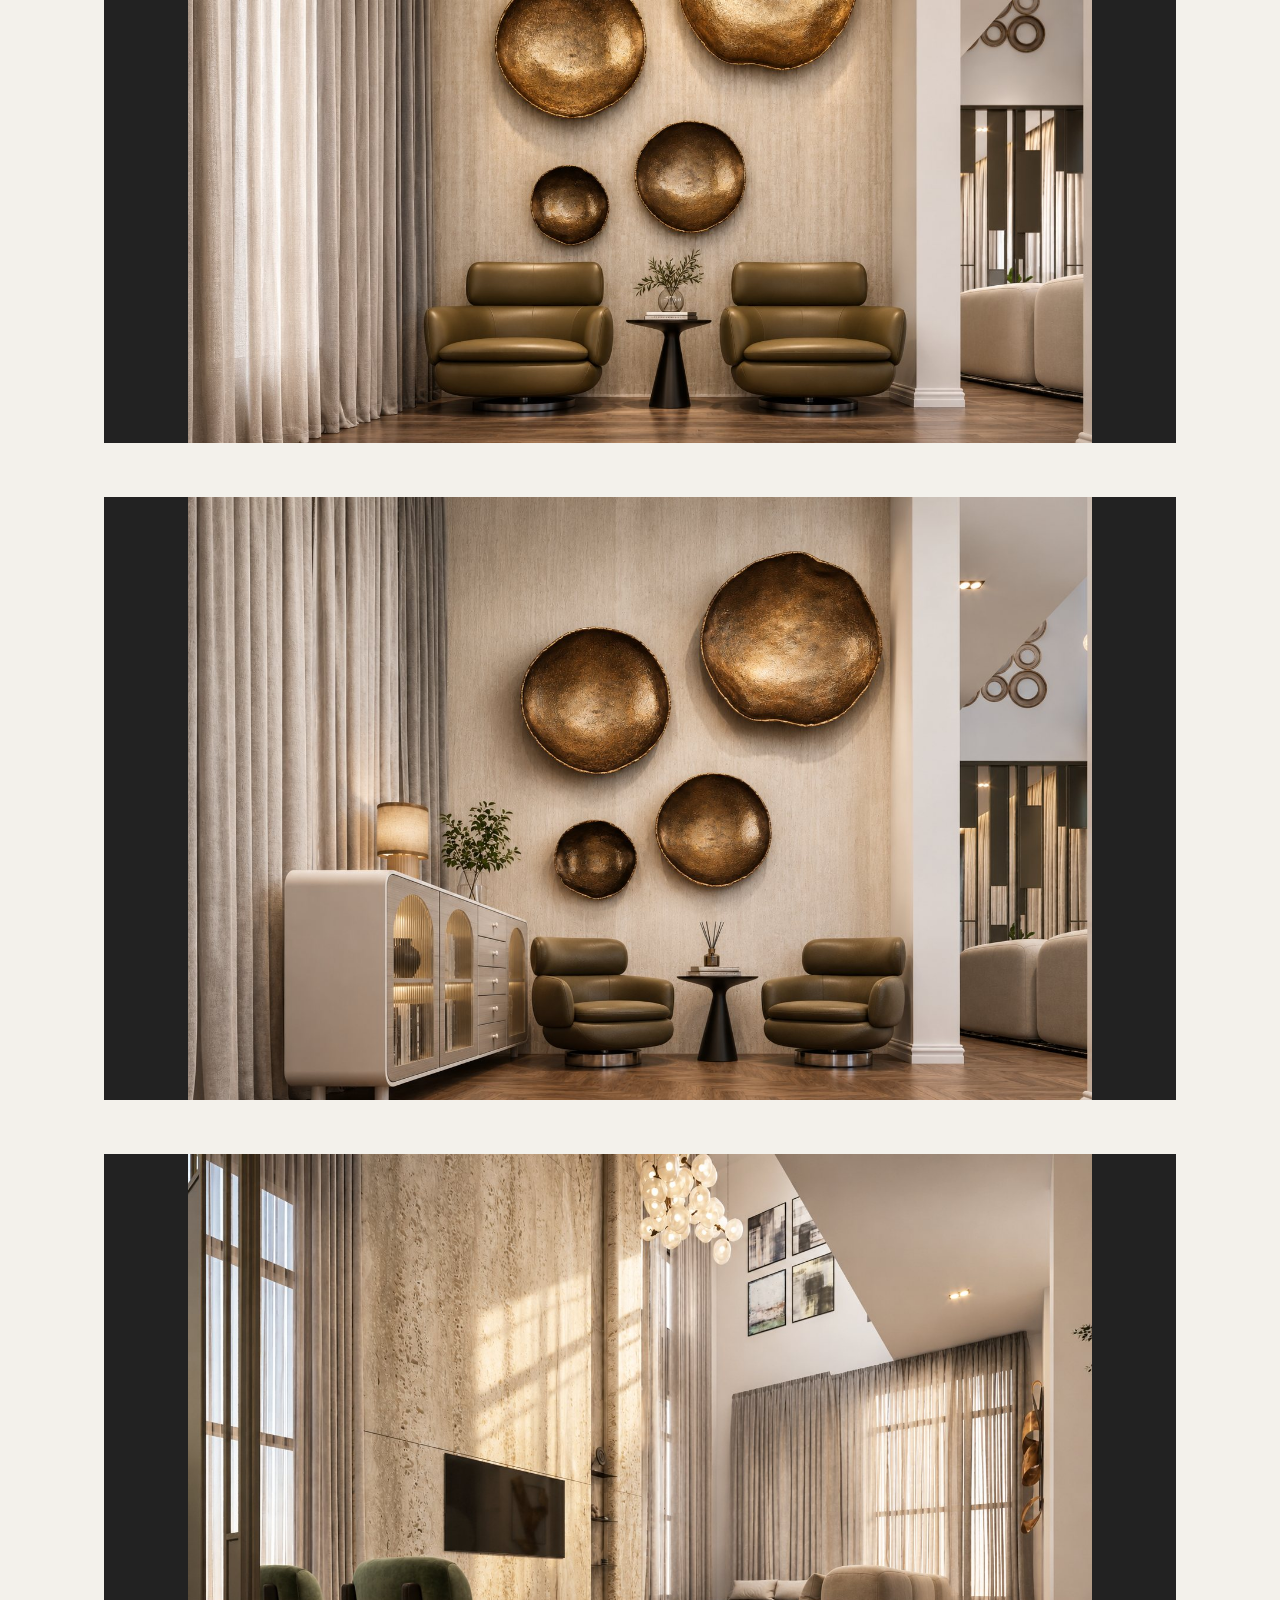
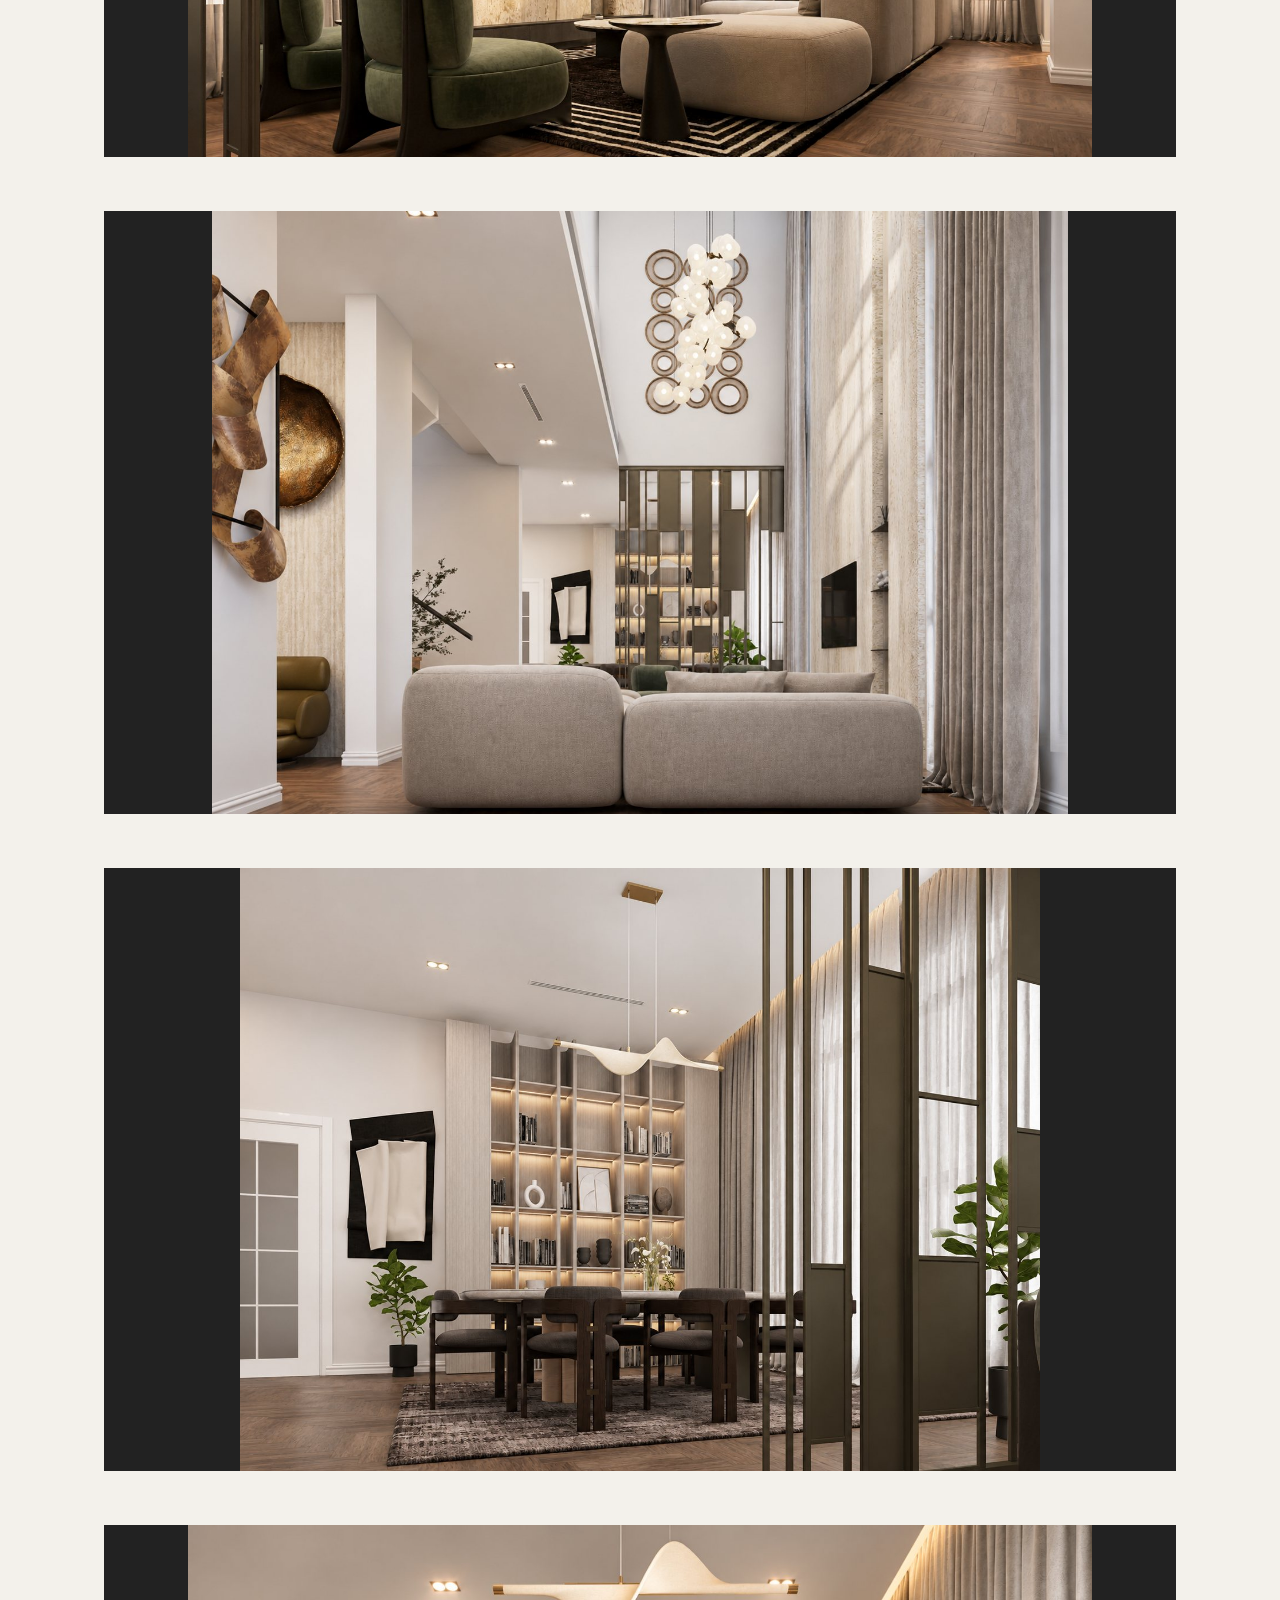
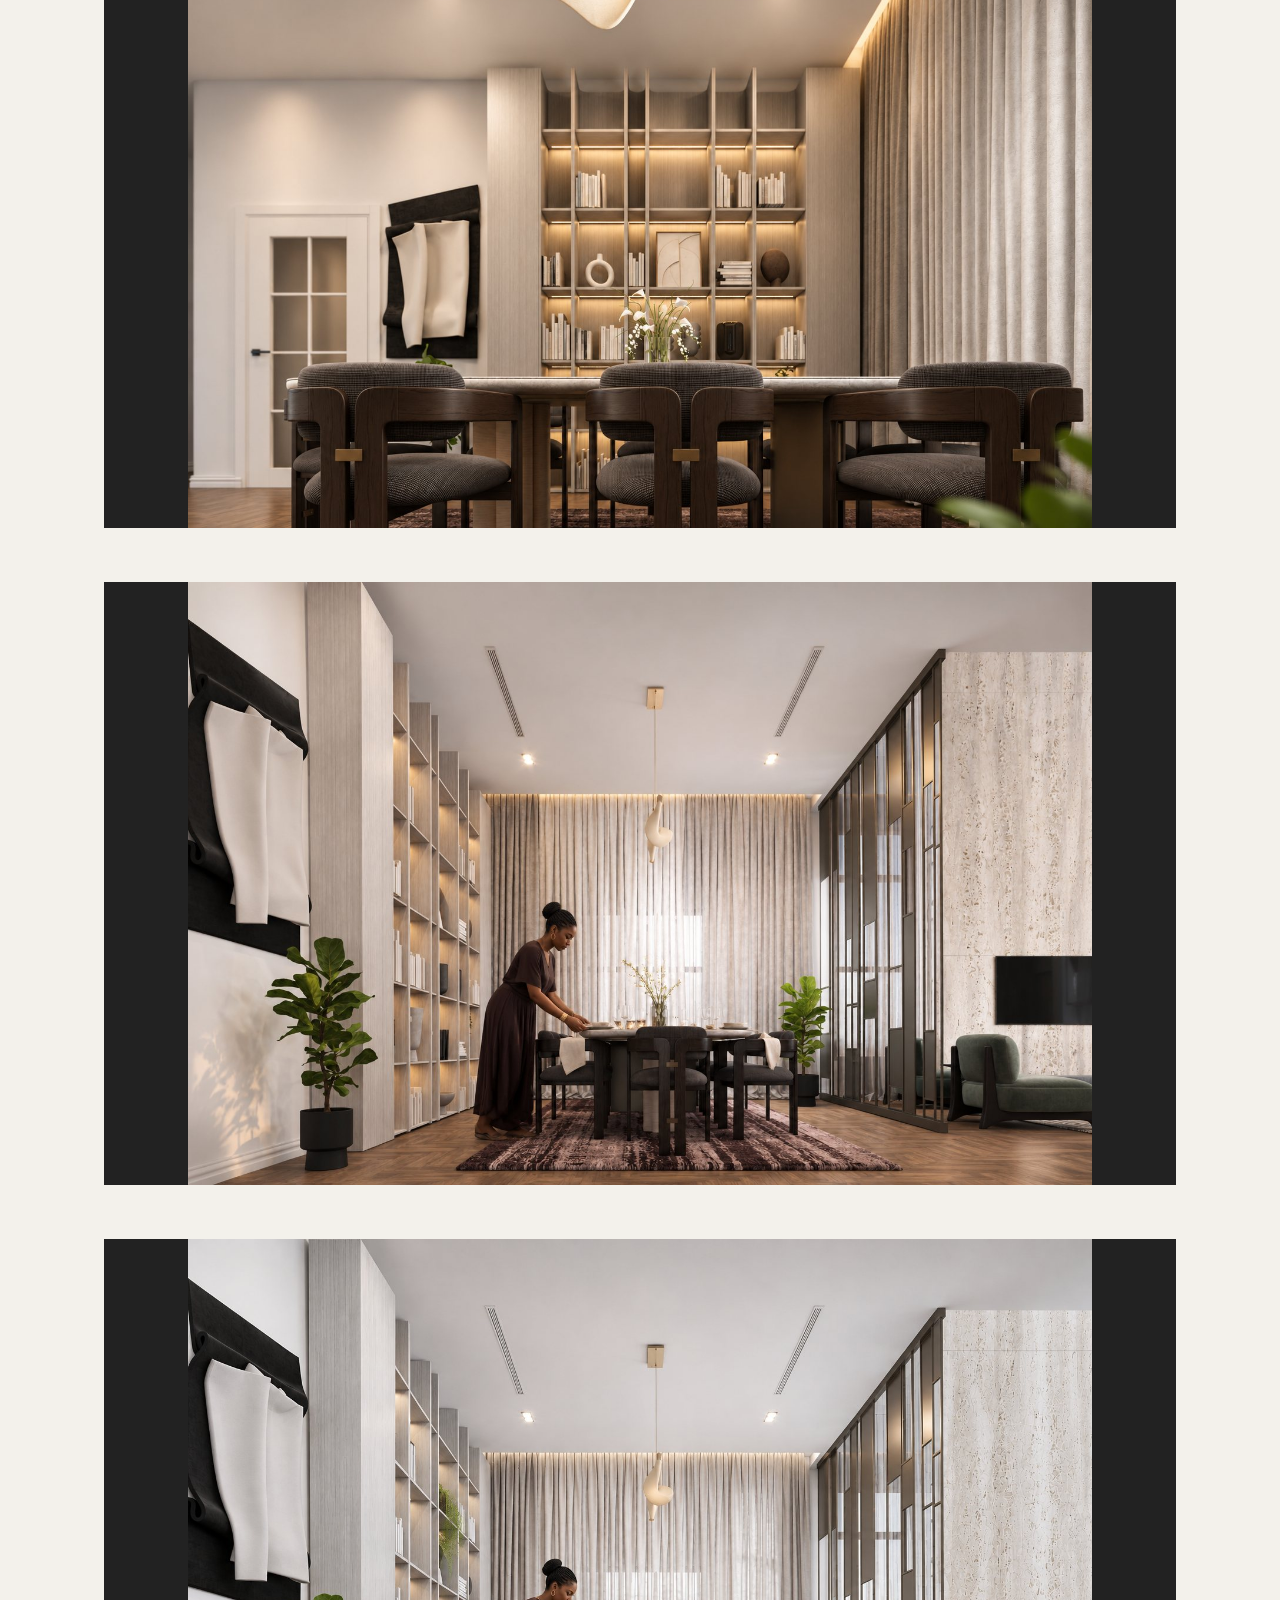
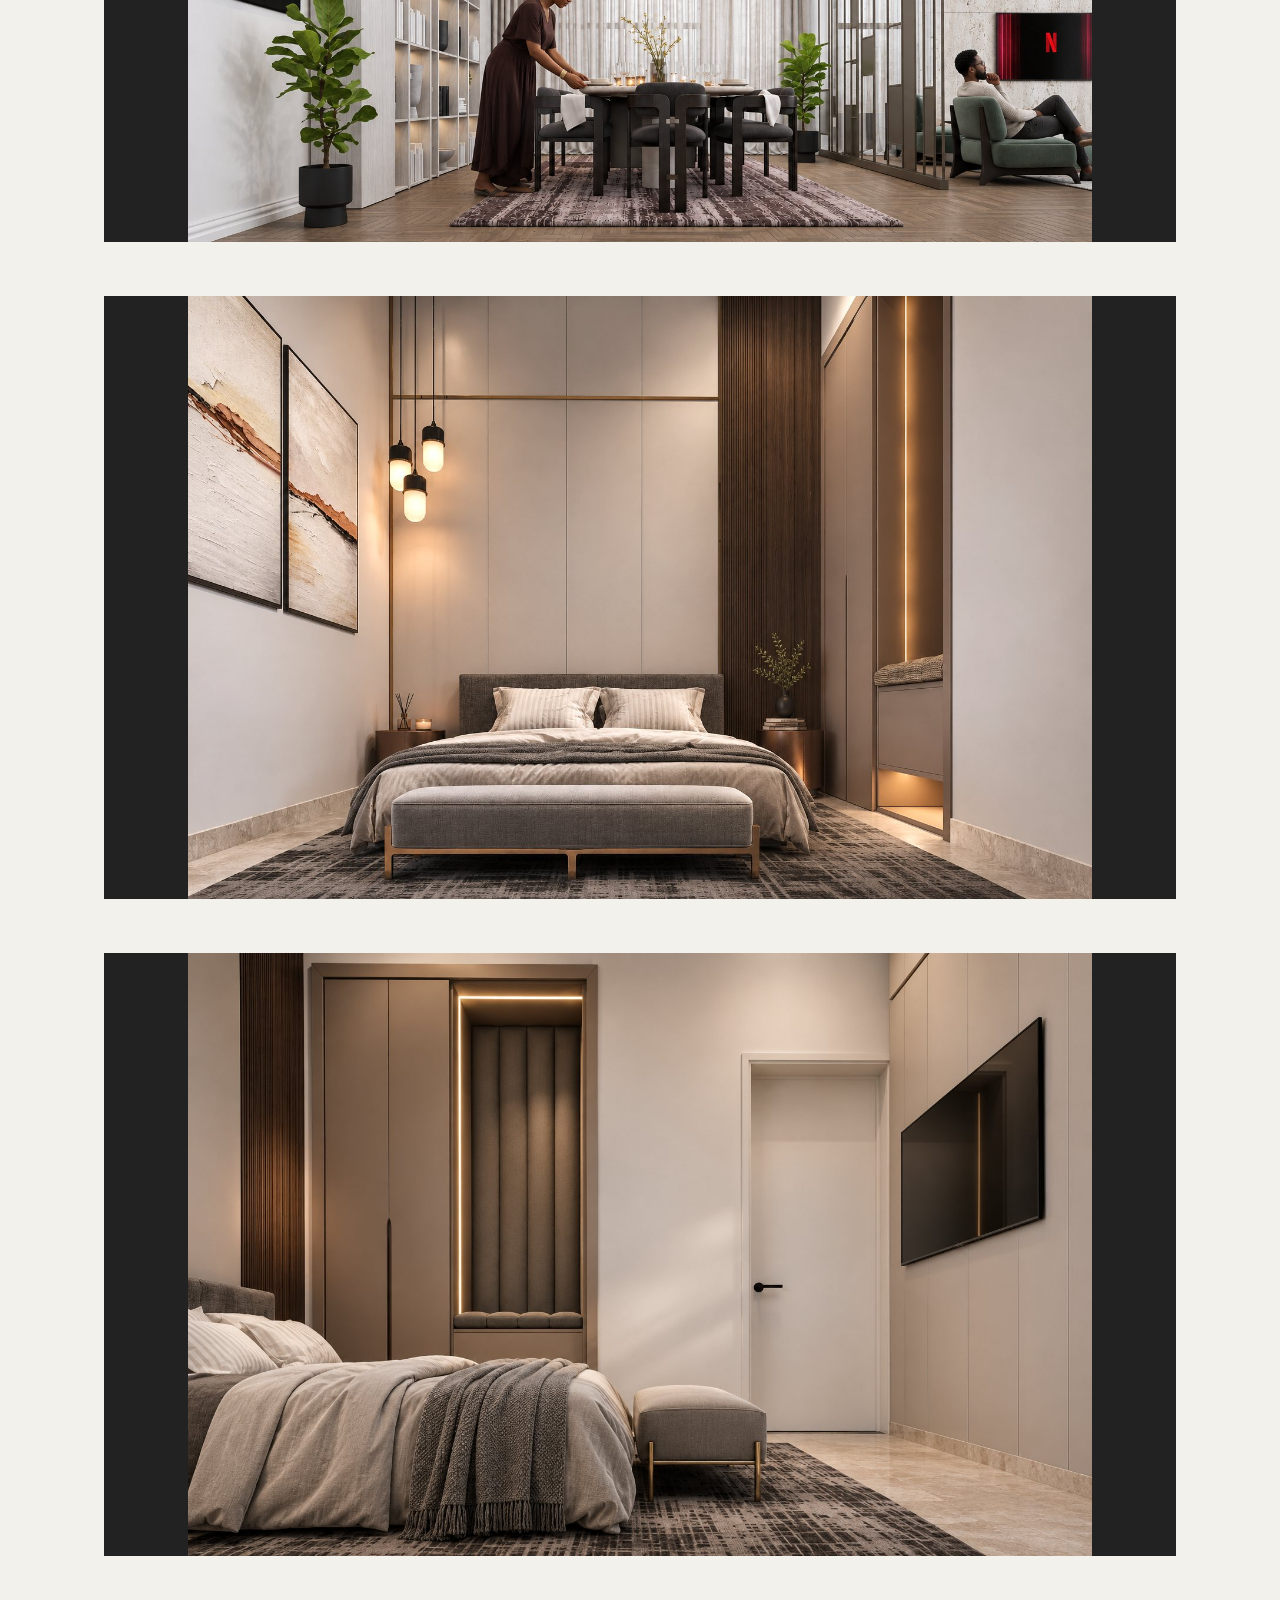
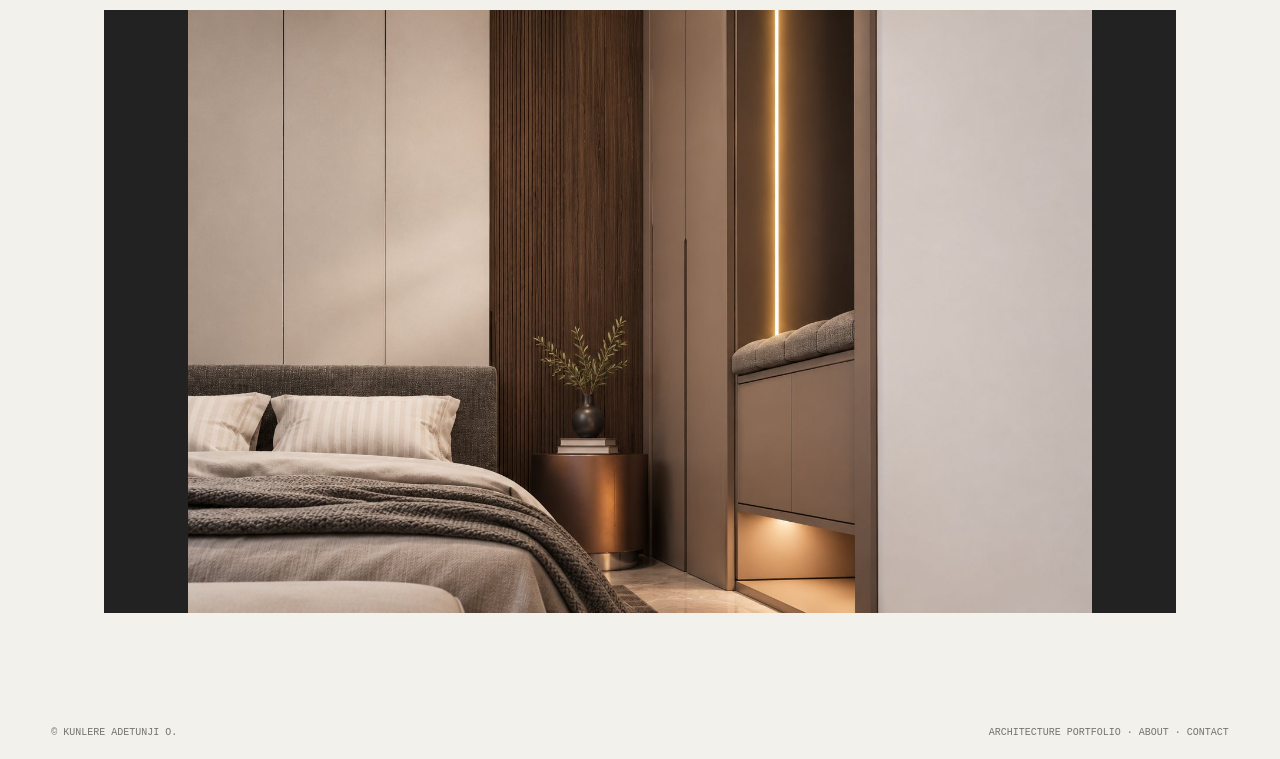
<file: projects/adele-residence/index.html>
<!doctype html>
<html lang="en">
<head>
<meta charset="utf-8">
<meta name="viewport" content="width=device-width, initial-scale=1">
<title>Adele Residence | Interior Visualisations | Kunlere Adetunji</title>
<meta name="description" content="Adele Residence — interior visualisations in Ikate, Lagos, Nigeria. Interior visualisations exploring a contemporary residential palette of warm neutrals, natural timber and layered textures.">
<meta name="robots" content="index,follow,max-image-preview:large">
<link rel="canonical" href="https://kunlere-portfolio.vercel.app/projects/adele-residence/">
<meta name="theme-color" content="#f3f1eb">
<script>try{if(localStorage.getItem('ka-theme')==='dark')document.documentElement.dataset.theme='dark';}catch(e){}</script>
<meta property="og:type" content="article">
<meta property="og:site_name" content="Kunlere Adetunji — Architecture Portfolio">
<meta property="og:title" content="Adele Residence | Kunlere Adetunji">
<meta property="og:description" content="Adele Residence — interior visualisations in Ikate, Lagos, Nigeria. Interior visualisations exploring a contemporary residential palette of warm neutrals, natural timber and layered textures.">
<meta property="og:url" content="https://kunlere-portfolio.vercel.app/projects/adele-residence/">
<meta property="og:image" content="https://kunlere-portfolio.vercel.app/assets/adele-residence/dining-neutral.jpg">
<meta name="twitter:card" content="summary_large_image">
<meta name="twitter:title" content="Adele Residence | Kunlere Adetunji">
<meta name="twitter:description" content="Adele Residence — interior visualisations in Ikate, Lagos, Nigeria. Interior visualisations exploring a contemporary residential palette of warm neutrals, natural timber and layered textures.">
<meta name="twitter:image" content="https://kunlere-portfolio.vercel.app/assets/adele-residence/dining-neutral.jpg">
<link rel="icon" type="image/svg+xml" href="../../assets/favicon.svg">
<link rel="stylesheet" href="../../styles.css">
<script type="application/ld+json">{
  "@context": "https://schema.org",
  "@graph": [
    {
      "@type": "WebPage",
      "@id": "https://kunlere-portfolio.vercel.app/projects/adele-residence/#webpage",
      "url": "https://kunlere-portfolio.vercel.app/projects/adele-residence/",
      "name": "Adele Residence | Kunlere Adetunji",
      "description": "Adele Residence — interior visualisations in Ikate, Lagos, Nigeria. Interior visualisations exploring a contemporary residential palette of warm neutrals, natural timber and layered textures.",
      "isPartOf": {
        "@id": "https://kunlere-portfolio.vercel.app/#website"
      },
      "about": {
        "@id": "https://kunlere-portfolio.vercel.app/#person"
      }
    },
    {
      "@type": "CreativeWork",
      "@id": "https://kunlere-portfolio.vercel.app/projects/adele-residence/#project",
      "name": "Adele Residence",
      "description": "The ground-floor interiors bring together the ante room, living and dining spaces, and guest bedroom. Warm ivory, soft taupe, natural timber, bronze accents and charcoal details are balanced through restrained material contrasts and layered ambient lighting.",
      "image": [
        "https://kunlere-portfolio.vercel.app/assets/adele-residence/ante-room-01.jpg",
        "https://kunlere-portfolio.vercel.app/assets/adele-residence/ante-room-02.jpg",
        "https://kunlere-portfolio.vercel.app/assets/adele-residence/living-room-01.jpg",
        "https://kunlere-portfolio.vercel.app/assets/adele-residence/living-room-02.jpg",
        "https://kunlere-portfolio.vercel.app/assets/adele-residence/dining-02.jpg",
        "https://kunlere-portfolio.vercel.app/assets/adele-residence/dining-detail-01.jpg",
        "https://kunlere-portfolio.vercel.app/assets/adele-residence/dining-golden-hour.jpg",
        "https://kunlere-portfolio.vercel.app/assets/adele-residence/dining-neutral.jpg",
        "https://kunlere-portfolio.vercel.app/assets/adele-residence/guest-room-01.jpg",
        "https://kunlere-portfolio.vercel.app/assets/adele-residence/guest-room-02.jpg",
        "https://kunlere-portfolio.vercel.app/assets/adele-residence/guest-room-detail.jpg"
      ],
      "genre": "Interior Visualisations",
      "dateCreated": "2026",
      "locationCreated": {
        "@type": "Place",
        "name": "Ikate, Lagos, Nigeria"
      }
    }
  ]
}</script>
<style>
.project-page{max-width:1500px;margin:0 auto;padding:8vw 5vw 6vw}
.project-page-head{display:grid;grid-template-columns:1fr 1fr;gap:8vw;align-items:end;margin-bottom:5vw}
.project-page .eyebrow{font:10px "DM Mono",monospace;color:var(--muted);text-transform:uppercase}
.project-page h1{font-size:clamp(48px,8vw,116px);line-height:.9;letter-spacing:-.065em;font-weight:500;margin:18px 0}
.project-page .meta{font:11px "DM Mono",monospace;color:var(--muted);line-height:1.8;text-transform:uppercase}
.project-page .intro{font-family:"Playfair Display",serif;font-style:italic;font-size:clamp(24px,3vw,38px);line-height:1.25}
.project-page .description{color:var(--muted);line-height:1.8;font-size:16px}
.project-page-hero{width:100%;max-height:78vh;object-fit:cover;display:block;margin:0 0 22px}
.project-page-gallery{display:grid;gap:22px}
.project-page-gallery img{width:100%;height:auto;aspect-ratio:16/9;object-fit:contain;background:#222;display:block}
.project-page-back{display:inline-block;margin:0 0 35px;border-bottom:1px solid var(--line);padding-bottom:7px;font:10px "DM Mono",monospace;text-transform:uppercase}
@media(max-width:800px){.project-page{padding:20vw 6vw 12vw}.project-page-head{grid-template-columns:1fr;gap:22px}.project-page h1{font-size:clamp(48px,12vw,72px)}}
</style>
</head>
<body>
<header class="site-header">
<a class="wordmark" href="/#top">KA<span>.</span></a>
<nav aria-label="Main navigation"><a href="/#work">Work</a><a href="/#expertise">Expertise</a><a href="/#about">About</a><a href="/#contact">Contact</a></nav>
<button class="theme-toggle" id="theme-toggle" type="button" aria-label="Toggle colour mode"><span class="theme-icon">◐</span><span class="theme-label">Dark</span></button>
</header>
<main class="project-page">
<a class="project-page-back" href="/#work">← All projects</a>
<div class="project-page-head">
<div><span class="eyebrow">Interior Visualisations · 2026</span><h1>Adele Residence</h1><p class="meta">Ikate, Lagos, Nigeria<br>Interior Visualisations</p></div>
<div><p class="intro">Interior visualisations exploring a contemporary residential palette of warm neutrals, natural timber and layered textures.</p><p class="description">The ground-floor interiors bring together the ante room, living and dining spaces, and guest bedroom. Warm ivory, soft taupe, natural timber, bronze accents and charcoal details are balanced through restrained material contrasts and layered ambient lighting.</p></div>
</div>
<img class="project-page-hero" src="../../assets/adele-residence/dining-neutral.jpg" alt="Adele Residence — Interior Visualisations in Ikate, Lagos, Nigeria" fetchpriority="high" decoding="async">
<div class="project-page-gallery"><figure><img src="../../assets/adele-residence/ante-room-01.jpg" alt="Adele Residence — architectural project view 1" loading="lazy" decoding="async"></figure>
<figure><img src="../../assets/adele-residence/ante-room-02.jpg" alt="Adele Residence — architectural project view 2" loading="lazy" decoding="async"></figure>
<figure><img src="../../assets/adele-residence/living-room-01.jpg" alt="Adele Residence — architectural project view 3" loading="lazy" decoding="async"></figure>
<figure><img src="../../assets/adele-residence/living-room-02.jpg" alt="Adele Residence — architectural project view 4" loading="lazy" decoding="async"></figure>
<figure><img src="../../assets/adele-residence/dining-02.jpg" alt="Adele Residence — architectural project view 5" loading="lazy" decoding="async"></figure>
<figure><img src="../../assets/adele-residence/dining-detail-01.jpg" alt="Adele Residence — architectural project view 6" loading="lazy" decoding="async"></figure>
<figure><img src="../../assets/adele-residence/dining-golden-hour.jpg" alt="Adele Residence — architectural project view 7" loading="lazy" decoding="async"></figure>
<figure><img src="../../assets/adele-residence/dining-neutral.jpg" alt="Adele Residence — architectural project view 8" loading="lazy" decoding="async"></figure>
<figure><img src="../../assets/adele-residence/guest-room-01.jpg" alt="Adele Residence — architectural project view 9" loading="lazy" decoding="async"></figure>
<figure><img src="../../assets/adele-residence/guest-room-02.jpg" alt="Adele Residence — architectural project view 10" loading="lazy" decoding="async"></figure>
<figure><img src="../../assets/adele-residence/guest-room-detail.jpg" alt="Adele Residence — architectural project view 11" loading="lazy" decoding="async"></figure></div>
</main>
<footer><span>© Kunlere Adetunji O.</span><span>Architecture Portfolio · <a href="/#about">About</a> · <a href="/#contact">Contact</a></span></footer>
<script>
(function(){
  const toggle=document.getElementById('theme-toggle');
  if(!toggle)return;
  function updateThemeLabel(){
    const dark=document.documentElement.dataset.theme==='dark';
    toggle.querySelector('.theme-label').textContent=dark?'Light':'Dark';
    toggle.querySelector('.theme-icon').textContent=dark?'☼':'◐';
    toggle.setAttribute('aria-label',dark?'Switch to light mode':'Switch to dark mode');
  }
  toggle.addEventListener('click',function(){
    const dark=document.documentElement.dataset.theme==='dark';
    document.documentElement.dataset.theme=dark?'light':'dark';
    try{localStorage.setItem('ka-theme',dark?'light':'dark');}catch(e){}
    updateThemeLabel();
  });
  window.addEventListener('storage',function(event){
    if(event.key==='ka-theme'){
      document.documentElement.dataset.theme=event.newValue==='dark'?'dark':'light';
      updateThemeLabel();
    }
  });
  updateThemeLabel();
})();
</script>
</body>
</html>
</file>
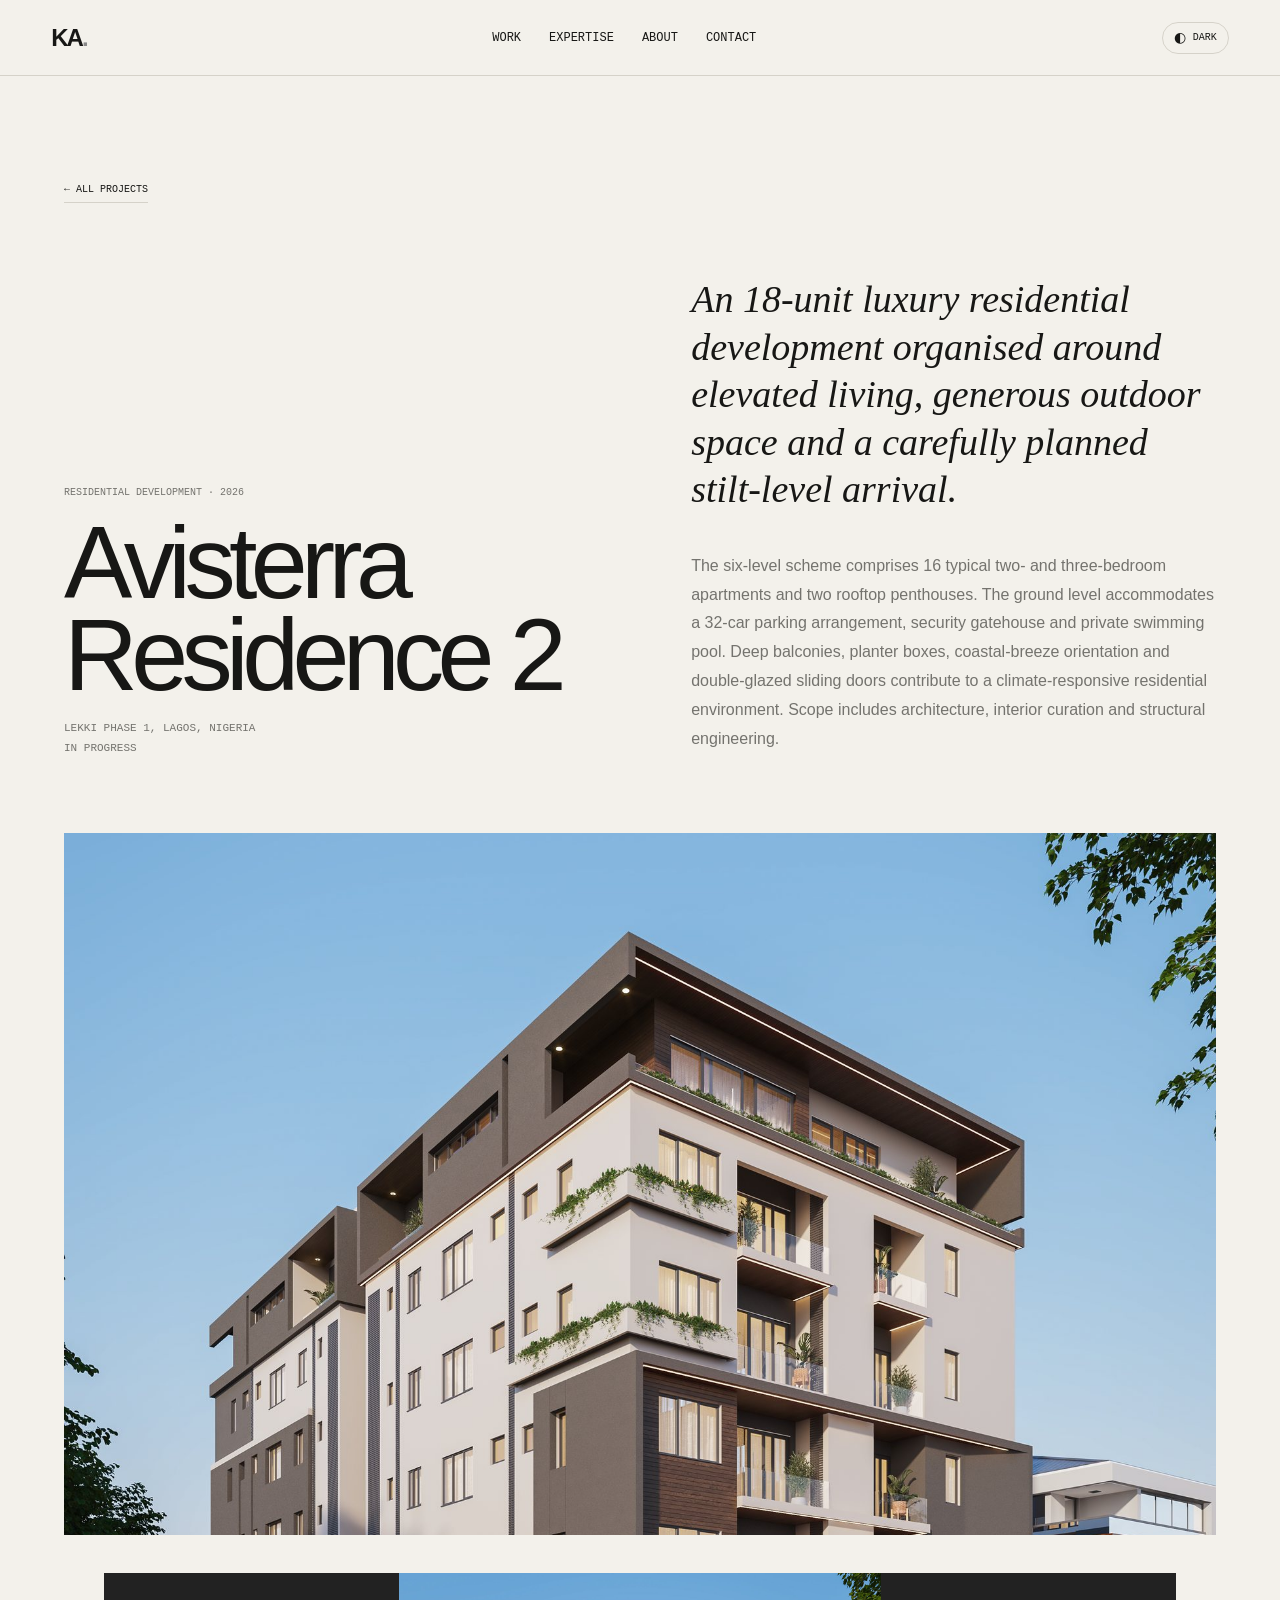
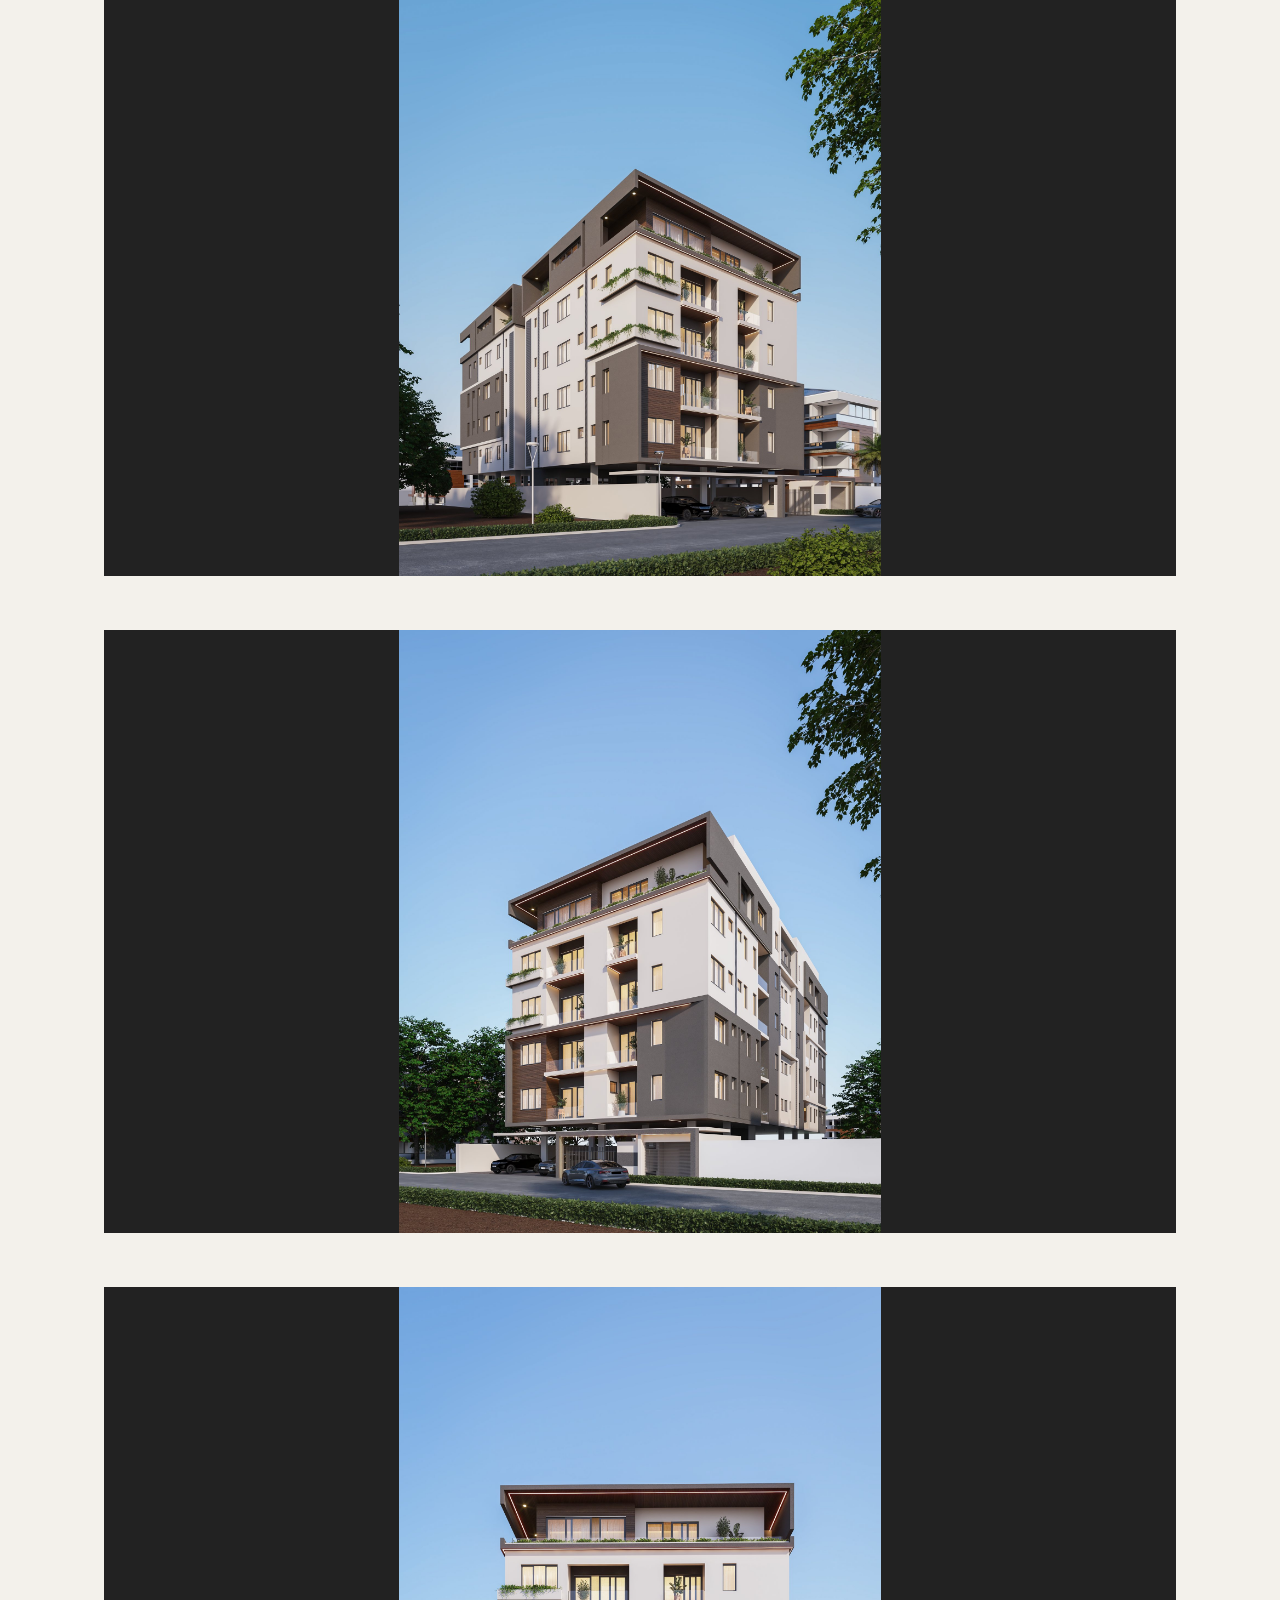
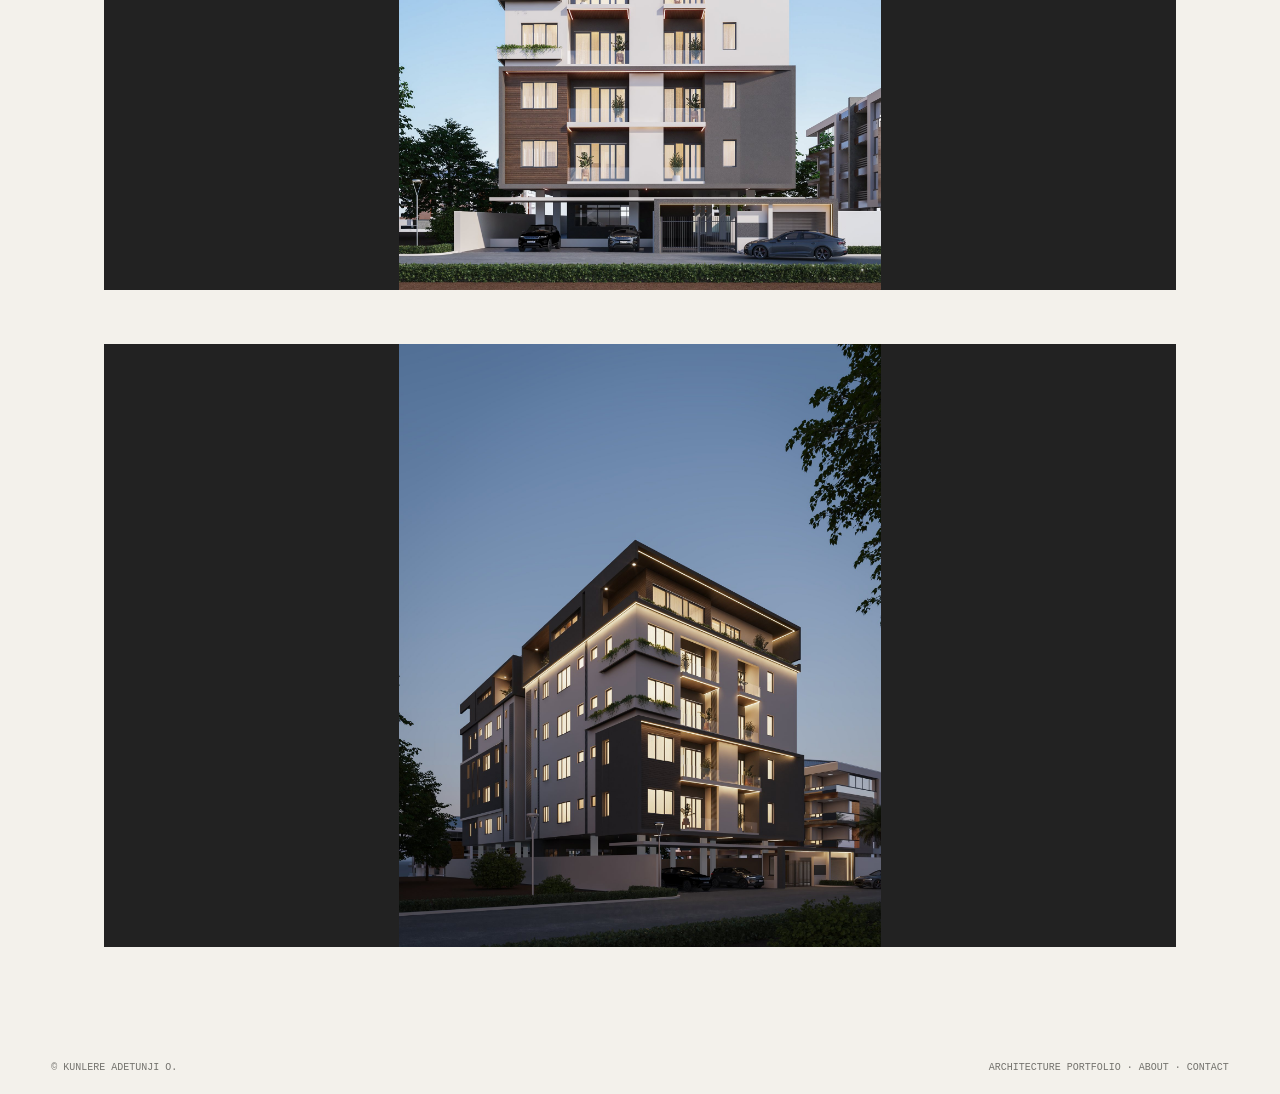
<file: projects/avisterra-residence-2/index.html>
<!doctype html>
<html lang="en">
<head>
<meta charset="utf-8">
<meta name="viewport" content="width=device-width, initial-scale=1">
<title>Avisterra Residence 2 | Residential Development | Kunlere Adetunji</title>
<meta name="description" content="Avisterra Residence 2 — residential development in Lekki Phase 1, Lagos, Nigeria. An 18-unit luxury residential development organised around elevated living, generous outdoor space and a carefully planned stilt-level arrival.">
<meta name="robots" content="index,follow,max-image-preview:large">
<link rel="canonical" href="https://kunlere-portfolio.vercel.app/projects/avisterra-residence-2/">
<meta name="theme-color" content="#f3f1eb">
<script>try{if(localStorage.getItem('ka-theme')==='dark')document.documentElement.dataset.theme='dark';}catch(e){}</script>
<meta property="og:type" content="article">
<meta property="og:site_name" content="Kunlere Adetunji — Architecture Portfolio">
<meta property="og:title" content="Avisterra Residence 2 | Kunlere Adetunji">
<meta property="og:description" content="Avisterra Residence 2 — residential development in Lekki Phase 1, Lagos, Nigeria. An 18-unit luxury residential development organised around elevated living, generous outdoor space and a carefully planned stilt-level arrival.">
<meta property="og:url" content="https://kunlere-portfolio.vercel.app/projects/avisterra-residence-2/">
<meta property="og:image" content="https://kunlere-portfolio.vercel.app/assets/avisterra-residence-2/avisterra-01.jpg">
<meta name="twitter:card" content="summary_large_image">
<meta name="twitter:title" content="Avisterra Residence 2 | Kunlere Adetunji">
<meta name="twitter:description" content="Avisterra Residence 2 — residential development in Lekki Phase 1, Lagos, Nigeria. An 18-unit luxury residential development organised around elevated living, generous outdoor space and a carefully planned stilt-level arrival.">
<meta name="twitter:image" content="https://kunlere-portfolio.vercel.app/assets/avisterra-residence-2/avisterra-01.jpg">
<link rel="icon" type="image/svg+xml" href="../../assets/favicon.svg">
<link rel="stylesheet" href="../../styles.css">
<script type="application/ld+json">{
  "@context": "https://schema.org",
  "@graph": [
    {
      "@type": "WebPage",
      "@id": "https://kunlere-portfolio.vercel.app/projects/avisterra-residence-2/#webpage",
      "url": "https://kunlere-portfolio.vercel.app/projects/avisterra-residence-2/",
      "name": "Avisterra Residence 2 | Kunlere Adetunji",
      "description": "Avisterra Residence 2 — residential development in Lekki Phase 1, Lagos, Nigeria. An 18-unit luxury residential development organised around elevated living, generous outdoor space and a carefully planned stilt-level arrival.",
      "isPartOf": {
        "@id": "https://kunlere-portfolio.vercel.app/#website"
      },
      "about": {
        "@id": "https://kunlere-portfolio.vercel.app/#person"
      }
    },
    {
      "@type": "CreativeWork",
      "@id": "https://kunlere-portfolio.vercel.app/projects/avisterra-residence-2/#project",
      "name": "Avisterra Residence 2",
      "description": "The six-level scheme comprises 16 typical two- and three-bedroom apartments and two rooftop penthouses. The ground level accommodates a 32-car parking arrangement, security gatehouse and private swimming pool. Deep balconies, planter boxes, coastal-breeze orientation and double-glazed sliding doors contribute to a climate-responsive residential environment. Scope includes architecture, interior curation and structural engineering.",
      "image": [
        "https://kunlere-portfolio.vercel.app/assets/avisterra-residence-2/avisterra-01.jpg",
        "https://kunlere-portfolio.vercel.app/assets/avisterra-residence-2/avisterra-02.jpg",
        "https://kunlere-portfolio.vercel.app/assets/avisterra-residence-2/avisterra-03.jpg",
        "https://kunlere-portfolio.vercel.app/assets/avisterra-residence-2/avisterra-04.jpg"
      ],
      "genre": "Residential Development",
      "dateCreated": "2026",
      "locationCreated": {
        "@type": "Place",
        "name": "Lekki Phase 1, Lagos, Nigeria"
      }
    }
  ]
}</script>
<style>
.project-page{max-width:1500px;margin:0 auto;padding:8vw 5vw 6vw}
.project-page-head{display:grid;grid-template-columns:1fr 1fr;gap:8vw;align-items:end;margin-bottom:5vw}
.project-page .eyebrow{font:10px "DM Mono",monospace;color:var(--muted);text-transform:uppercase}
.project-page h1{font-size:clamp(48px,8vw,116px);line-height:.9;letter-spacing:-.065em;font-weight:500;margin:18px 0}
.project-page .meta{font:11px "DM Mono",monospace;color:var(--muted);line-height:1.8;text-transform:uppercase}
.project-page .intro{font-family:"Playfair Display",serif;font-style:italic;font-size:clamp(24px,3vw,38px);line-height:1.25}
.project-page .description{color:var(--muted);line-height:1.8;font-size:16px}
.project-page-hero{width:100%;max-height:78vh;object-fit:cover;display:block;margin:0 0 22px}
.project-page-gallery{display:grid;gap:22px}
.project-page-gallery img{width:100%;height:auto;aspect-ratio:16/9;object-fit:contain;background:#222;display:block}
.project-page-back{display:inline-block;margin:0 0 35px;border-bottom:1px solid var(--line);padding-bottom:7px;font:10px "DM Mono",monospace;text-transform:uppercase}
@media(max-width:800px){.project-page{padding:20vw 6vw 12vw}.project-page-head{grid-template-columns:1fr;gap:22px}.project-page h1{font-size:clamp(48px,12vw,72px)}}
</style>
</head>
<body>
<header class="site-header">
<a class="wordmark" href="/#top">KA<span>.</span></a>
<nav aria-label="Main navigation"><a href="/#work">Work</a><a href="/#expertise">Expertise</a><a href="/#about">About</a><a href="/#contact">Contact</a></nav>
<button class="theme-toggle" id="theme-toggle" type="button" aria-label="Toggle colour mode"><span class="theme-icon">◐</span><span class="theme-label">Dark</span></button>
</header>
<main class="project-page">
<a class="project-page-back" href="/#work">← All projects</a>
<div class="project-page-head">
<div><span class="eyebrow">Residential Development · 2026</span><h1>Avisterra Residence 2</h1><p class="meta">Lekki Phase 1, Lagos, Nigeria<br>In Progress</p></div>
<div><p class="intro">An 18-unit luxury residential development organised around elevated living, generous outdoor space and a carefully planned stilt-level arrival.</p><p class="description">The six-level scheme comprises 16 typical two- and three-bedroom apartments and two rooftop penthouses. The ground level accommodates a 32-car parking arrangement, security gatehouse and private swimming pool. Deep balconies, planter boxes, coastal-breeze orientation and double-glazed sliding doors contribute to a climate-responsive residential environment. Scope includes architecture, interior curation and structural engineering.</p></div>
</div>
<img class="project-page-hero" src="../../assets/avisterra-residence-2/avisterra-01.jpg" alt="Avisterra Residence 2 — Residential Development in Lekki Phase 1, Lagos, Nigeria" fetchpriority="high" decoding="async">
<div class="project-page-gallery"><figure><img src="../../assets/avisterra-residence-2/avisterra-01.jpg" alt="Avisterra Residence 2 — architectural project view 1" loading="lazy" decoding="async"></figure>
<figure><img src="../../assets/avisterra-residence-2/avisterra-02.jpg" alt="Avisterra Residence 2 — architectural project view 2" loading="lazy" decoding="async"></figure>
<figure><img src="../../assets/avisterra-residence-2/avisterra-03.jpg" alt="Avisterra Residence 2 — architectural project view 3" loading="lazy" decoding="async"></figure>
<figure><img src="../../assets/avisterra-residence-2/avisterra-04.jpg" alt="Avisterra Residence 2 — architectural project view 4" loading="lazy" decoding="async"></figure></div>
</main>
<footer><span>© Kunlere Adetunji O.</span><span>Architecture Portfolio · <a href="/#about">About</a> · <a href="/#contact">Contact</a></span></footer>
<script>
(function(){
  const toggle=document.getElementById('theme-toggle');
  if(!toggle)return;
  function updateThemeLabel(){
    const dark=document.documentElement.dataset.theme==='dark';
    toggle.querySelector('.theme-label').textContent=dark?'Light':'Dark';
    toggle.querySelector('.theme-icon').textContent=dark?'☼':'◐';
    toggle.setAttribute('aria-label',dark?'Switch to light mode':'Switch to dark mode');
  }
  toggle.addEventListener('click',function(){
    const dark=document.documentElement.dataset.theme==='dark';
    document.documentElement.dataset.theme=dark?'light':'dark';
    try{localStorage.setItem('ka-theme',dark?'light':'dark');}catch(e){}
    updateThemeLabel();
  });
  window.addEventListener('storage',function(event){
    if(event.key==='ka-theme'){
      document.documentElement.dataset.theme=event.newValue==='dark'?'dark':'light';
      updateThemeLabel();
    }
  });
  updateThemeLabel();
})();
</script>
</body>
</html>
</file>
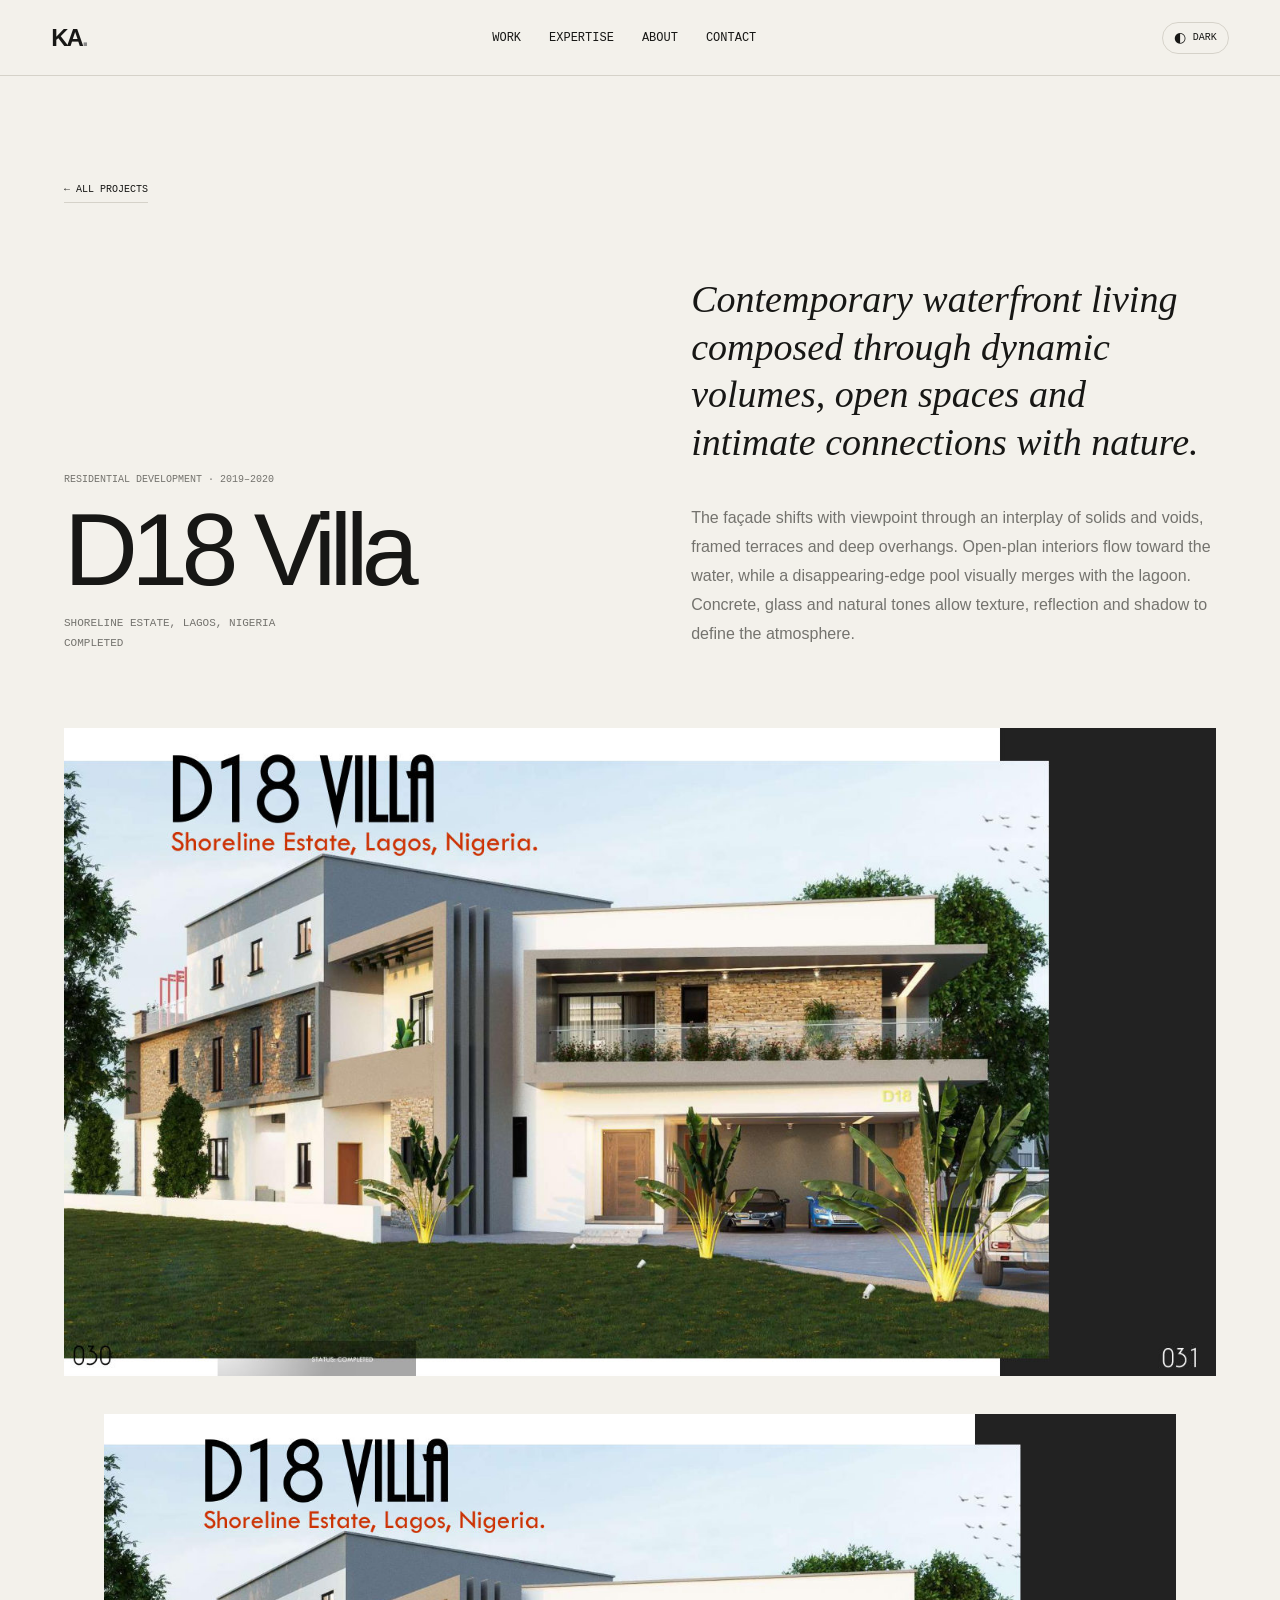
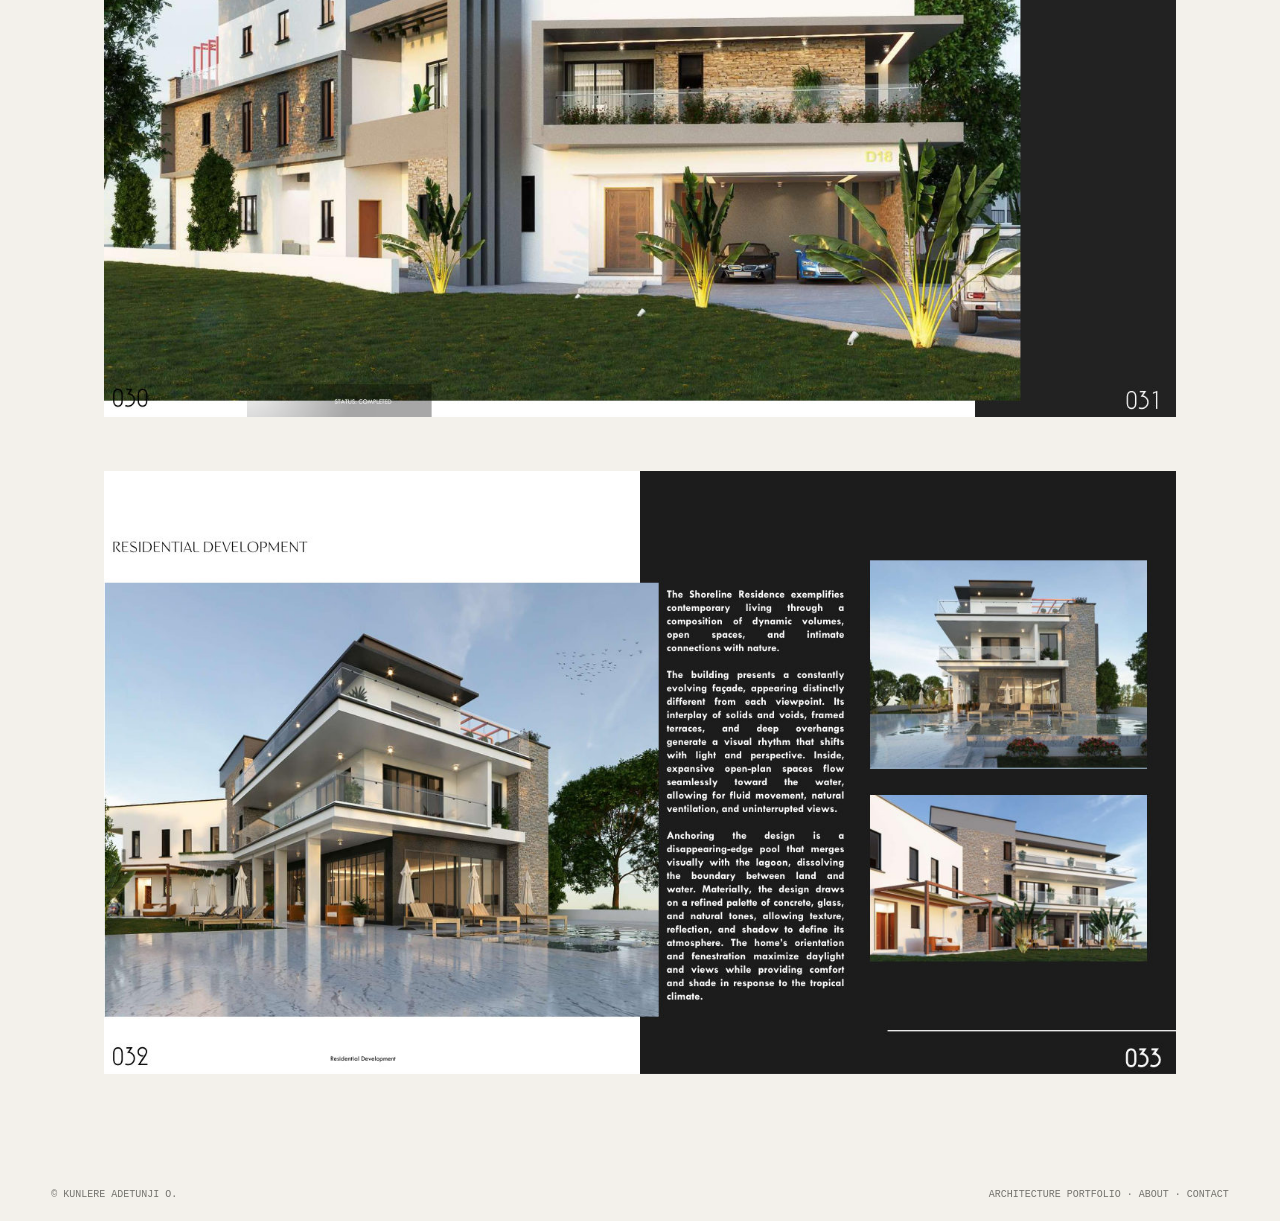
<file: projects/d18-villa/index.html>
<!doctype html>
<html lang="en">
<head>
<meta charset="utf-8">
<meta name="viewport" content="width=device-width, initial-scale=1">
<title>D18 Villa | Residential Development | Kunlere Adetunji</title>
<meta name="description" content="D18 Villa — residential development in Shoreline Estate, Lagos, Nigeria. Contemporary waterfront living composed through dynamic volumes, open spaces and intimate connections with nature.">
<meta name="robots" content="index,follow,max-image-preview:large">
<link rel="canonical" href="https://kunlere-portfolio.vercel.app/projects/d18-villa/">
<meta name="theme-color" content="#f3f1eb">
<script>try{if(localStorage.getItem('ka-theme')==='dark')document.documentElement.dataset.theme='dark';}catch(e){}</script>
<meta property="og:type" content="article">
<meta property="og:site_name" content="Kunlere Adetunji — Architecture Portfolio">
<meta property="og:title" content="D18 Villa | Kunlere Adetunji">
<meta property="og:description" content="D18 Villa — residential development in Shoreline Estate, Lagos, Nigeria. Contemporary waterfront living composed through dynamic volumes, open spaces and intimate connections with nature.">
<meta property="og:url" content="https://kunlere-portfolio.vercel.app/projects/d18-villa/">
<meta property="og:image" content="https://kunlere-portfolio.vercel.app/assets/page-19.jpg">
<meta name="twitter:card" content="summary_large_image">
<meta name="twitter:title" content="D18 Villa | Kunlere Adetunji">
<meta name="twitter:description" content="D18 Villa — residential development in Shoreline Estate, Lagos, Nigeria. Contemporary waterfront living composed through dynamic volumes, open spaces and intimate connections with nature.">
<meta name="twitter:image" content="https://kunlere-portfolio.vercel.app/assets/page-19.jpg">
<link rel="icon" type="image/svg+xml" href="../../assets/favicon.svg">
<link rel="stylesheet" href="../../styles.css">
<script type="application/ld+json">{
  "@context": "https://schema.org",
  "@graph": [
    {
      "@type": "WebPage",
      "@id": "https://kunlere-portfolio.vercel.app/projects/d18-villa/#webpage",
      "url": "https://kunlere-portfolio.vercel.app/projects/d18-villa/",
      "name": "D18 Villa | Kunlere Adetunji",
      "description": "D18 Villa — residential development in Shoreline Estate, Lagos, Nigeria. Contemporary waterfront living composed through dynamic volumes, open spaces and intimate connections with nature.",
      "isPartOf": {
        "@id": "https://kunlere-portfolio.vercel.app/#website"
      },
      "about": {
        "@id": "https://kunlere-portfolio.vercel.app/#person"
      }
    },
    {
      "@type": "CreativeWork",
      "@id": "https://kunlere-portfolio.vercel.app/projects/d18-villa/#project",
      "name": "D18 Villa",
      "description": "The façade shifts with viewpoint through an interplay of solids and voids, framed terraces and deep overhangs. Open-plan interiors flow toward the water, while a disappearing-edge pool visually merges with the lagoon. Concrete, glass and natural tones allow texture, reflection and shadow to define the atmosphere.",
      "image": [
        "https://kunlere-portfolio.vercel.app/assets/page-19.jpg",
        "https://kunlere-portfolio.vercel.app/assets/page-20.jpg"
      ],
      "genre": "Residential Development",
      "dateCreated": "2019–2020",
      "locationCreated": {
        "@type": "Place",
        "name": "Shoreline Estate, Lagos, Nigeria"
      }
    }
  ]
}</script>
<style>
.project-page{max-width:1500px;margin:0 auto;padding:8vw 5vw 6vw}
.project-page-head{display:grid;grid-template-columns:1fr 1fr;gap:8vw;align-items:end;margin-bottom:5vw}
.project-page .eyebrow{font:10px "DM Mono",monospace;color:var(--muted);text-transform:uppercase}
.project-page h1{font-size:clamp(48px,8vw,116px);line-height:.9;letter-spacing:-.065em;font-weight:500;margin:18px 0}
.project-page .meta{font:11px "DM Mono",monospace;color:var(--muted);line-height:1.8;text-transform:uppercase}
.project-page .intro{font-family:"Playfair Display",serif;font-style:italic;font-size:clamp(24px,3vw,38px);line-height:1.25}
.project-page .description{color:var(--muted);line-height:1.8;font-size:16px}
.project-page-hero{width:100%;max-height:78vh;object-fit:cover;display:block;margin:0 0 22px}
.project-page-gallery{display:grid;gap:22px}
.project-page-gallery img{width:100%;height:auto;aspect-ratio:16/9;object-fit:contain;background:#222;display:block}
.project-page-back{display:inline-block;margin:0 0 35px;border-bottom:1px solid var(--line);padding-bottom:7px;font:10px "DM Mono",monospace;text-transform:uppercase}
@media(max-width:800px){.project-page{padding:20vw 6vw 12vw}.project-page-head{grid-template-columns:1fr;gap:22px}.project-page h1{font-size:clamp(48px,12vw,72px)}}
</style>
</head>
<body>
<header class="site-header">
<a class="wordmark" href="/#top">KA<span>.</span></a>
<nav aria-label="Main navigation"><a href="/#work">Work</a><a href="/#expertise">Expertise</a><a href="/#about">About</a><a href="/#contact">Contact</a></nav>
<button class="theme-toggle" id="theme-toggle" type="button" aria-label="Toggle colour mode"><span class="theme-icon">◐</span><span class="theme-label">Dark</span></button>
</header>
<main class="project-page">
<a class="project-page-back" href="/#work">← All projects</a>
<div class="project-page-head">
<div><span class="eyebrow">Residential Development · 2019–2020</span><h1>D18 Villa</h1><p class="meta">Shoreline Estate, Lagos, Nigeria<br>Completed</p></div>
<div><p class="intro">Contemporary waterfront living composed through dynamic volumes, open spaces and intimate connections with nature.</p><p class="description">The façade shifts with viewpoint through an interplay of solids and voids, framed terraces and deep overhangs. Open-plan interiors flow toward the water, while a disappearing-edge pool visually merges with the lagoon. Concrete, glass and natural tones allow texture, reflection and shadow to define the atmosphere.</p></div>
</div>
<img class="project-page-hero" src="../../assets/page-19.jpg" alt="D18 Villa — Residential Development in Shoreline Estate, Lagos, Nigeria" fetchpriority="high" decoding="async">
<div class="project-page-gallery"><figure><img src="../../assets/page-19.jpg" alt="D18 Villa — architectural project view 1" loading="lazy" decoding="async"></figure>
<figure><img src="../../assets/page-20.jpg" alt="D18 Villa — architectural project view 2" loading="lazy" decoding="async"></figure></div>
</main>
<footer><span>© Kunlere Adetunji O.</span><span>Architecture Portfolio · <a href="/#about">About</a> · <a href="/#contact">Contact</a></span></footer>
<script>
(function(){
  const toggle=document.getElementById('theme-toggle');
  if(!toggle)return;
  function updateThemeLabel(){
    const dark=document.documentElement.dataset.theme==='dark';
    toggle.querySelector('.theme-label').textContent=dark?'Light':'Dark';
    toggle.querySelector('.theme-icon').textContent=dark?'☼':'◐';
    toggle.setAttribute('aria-label',dark?'Switch to light mode':'Switch to dark mode');
  }
  toggle.addEventListener('click',function(){
    const dark=document.documentElement.dataset.theme==='dark';
    document.documentElement.dataset.theme=dark?'light':'dark';
    try{localStorage.setItem('ka-theme',dark?'light':'dark');}catch(e){}
    updateThemeLabel();
  });
  window.addEventListener('storage',function(event){
    if(event.key==='ka-theme'){
      document.documentElement.dataset.theme=event.newValue==='dark'?'dark':'light';
      updateThemeLabel();
    }
  });
  updateThemeLabel();
})();
</script>
</body>
</html>
</file>
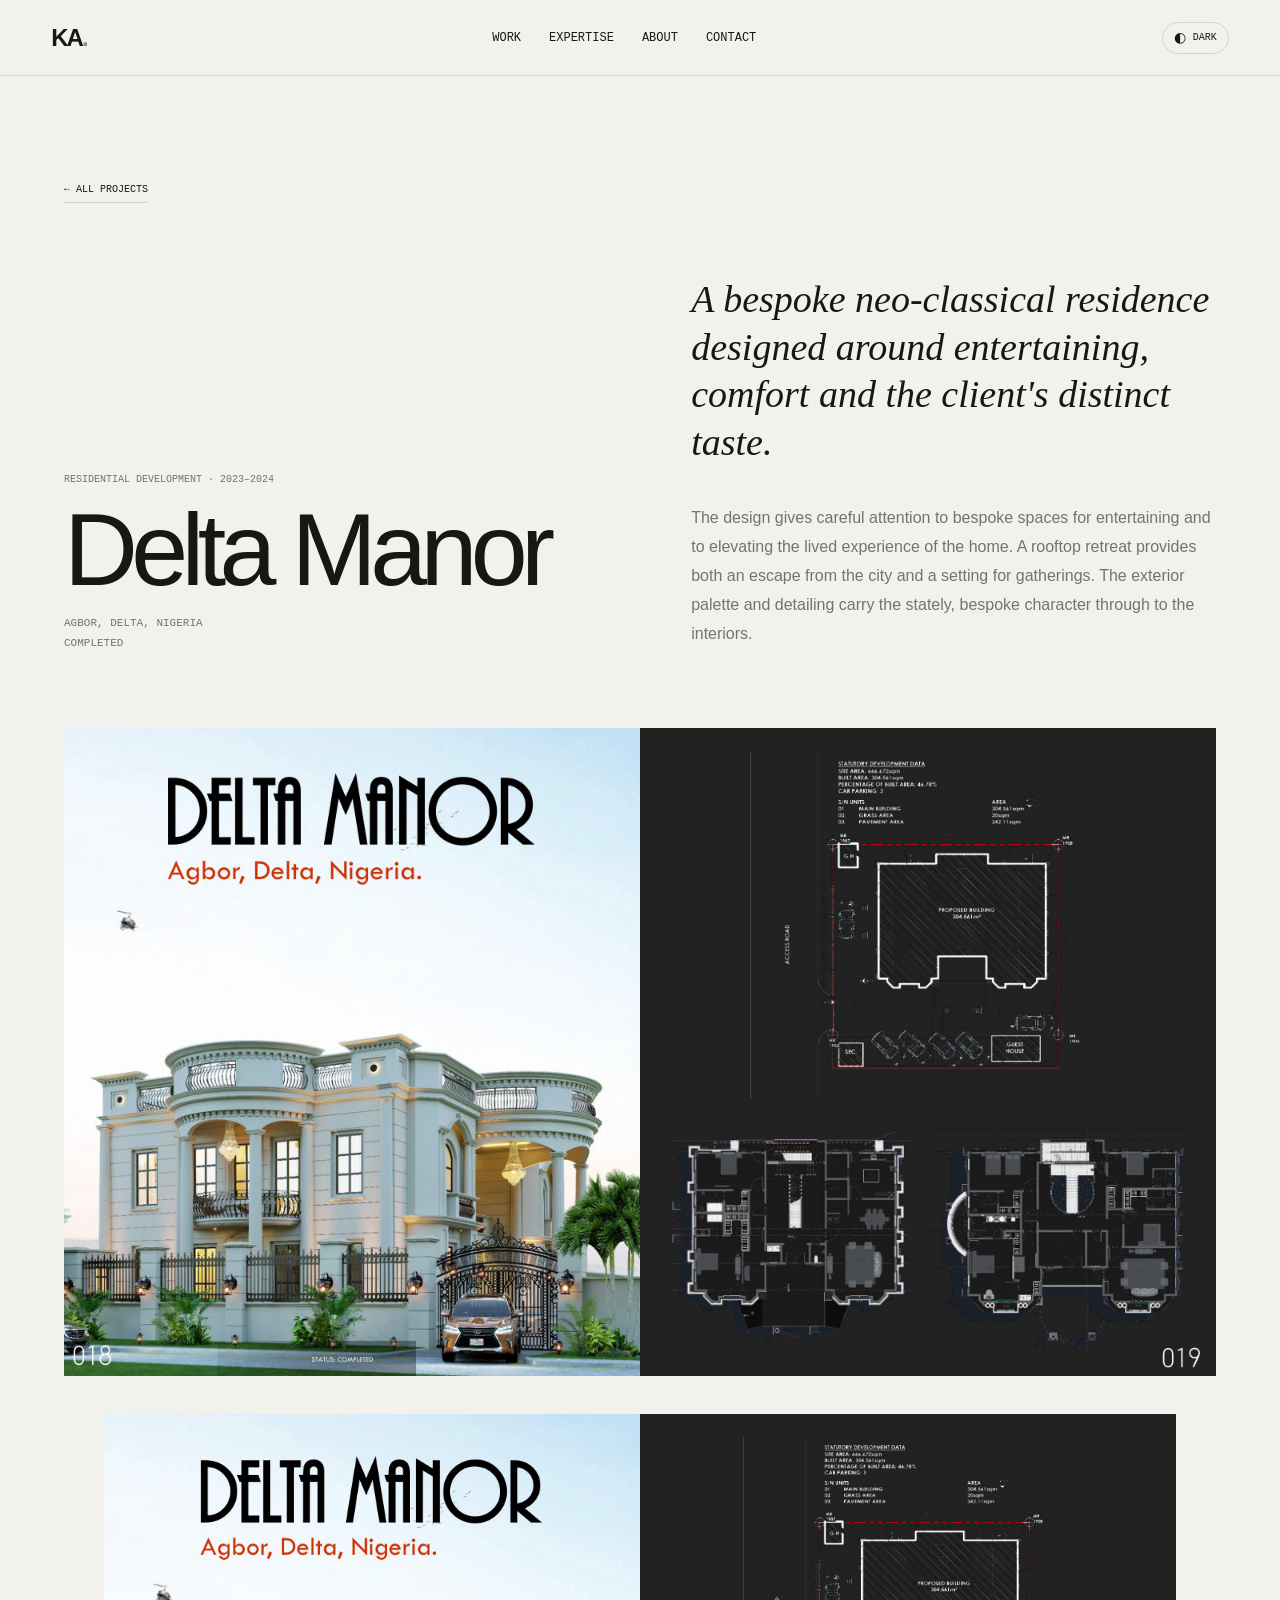
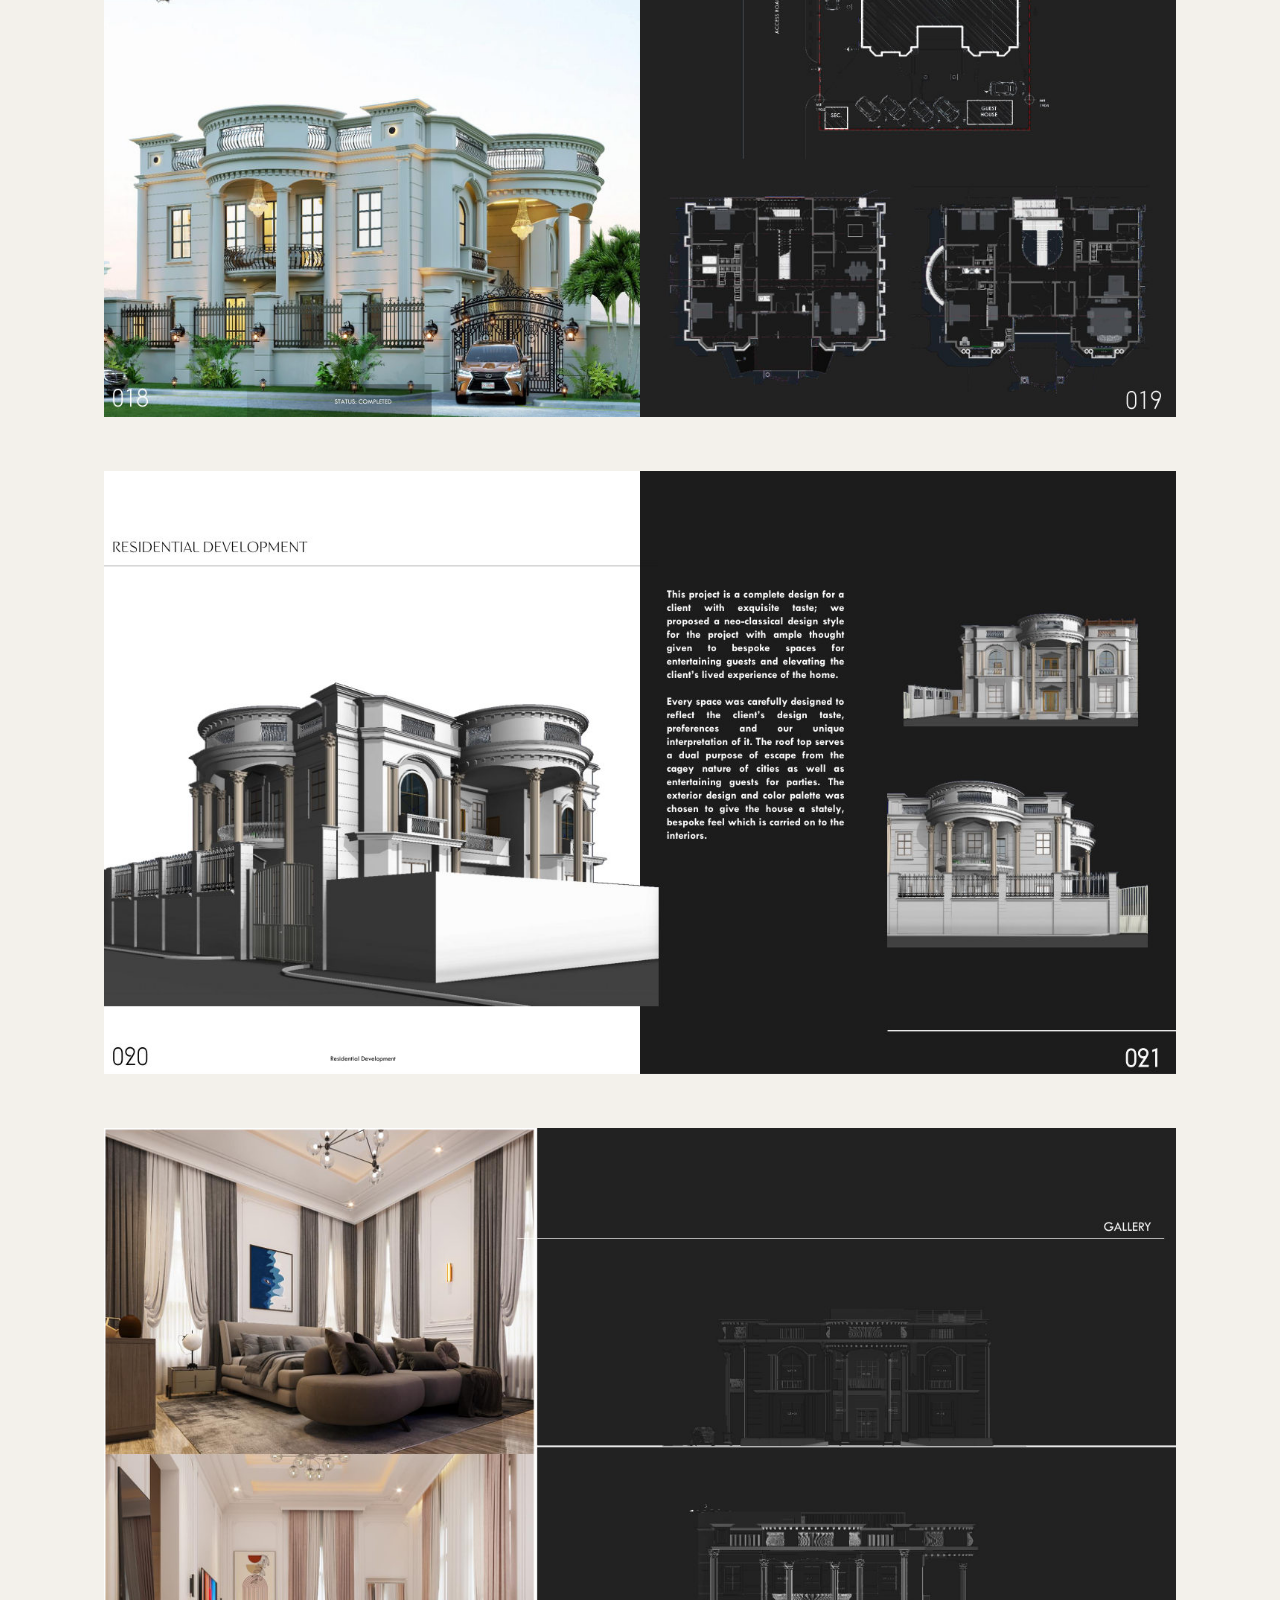
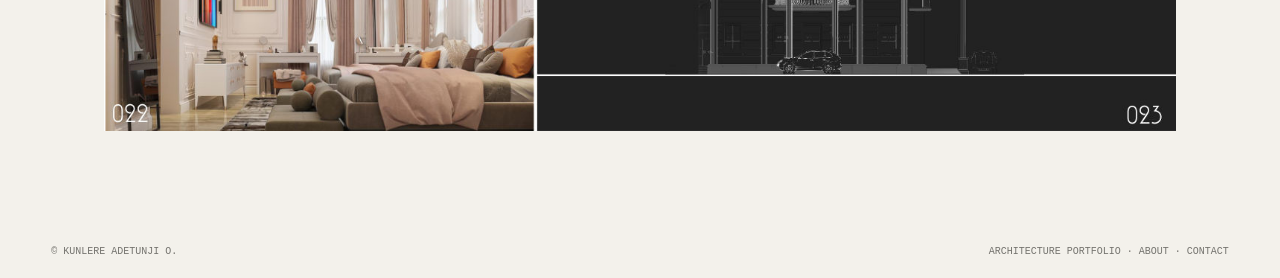
<file: projects/delta-manor/index.html>
<!doctype html>
<html lang="en">
<head>
<meta charset="utf-8">
<meta name="viewport" content="width=device-width, initial-scale=1">
<title>Delta Manor | Residential Development | Kunlere Adetunji</title>
<meta name="description" content="Delta Manor — residential development in Agbor, Delta, Nigeria. A bespoke neo-classical residence designed around entertaining, comfort and the client's distinct taste.">
<meta name="robots" content="index,follow,max-image-preview:large">
<link rel="canonical" href="https://kunlere-portfolio.vercel.app/projects/delta-manor/">
<meta name="theme-color" content="#f3f1eb">
<script>try{if(localStorage.getItem('ka-theme')==='dark')document.documentElement.dataset.theme='dark';}catch(e){}</script>
<meta property="og:type" content="article">
<meta property="og:site_name" content="Kunlere Adetunji — Architecture Portfolio">
<meta property="og:title" content="Delta Manor | Kunlere Adetunji">
<meta property="og:description" content="Delta Manor — residential development in Agbor, Delta, Nigeria. A bespoke neo-classical residence designed around entertaining, comfort and the client's distinct taste.">
<meta property="og:url" content="https://kunlere-portfolio.vercel.app/projects/delta-manor/">
<meta property="og:image" content="https://kunlere-portfolio.vercel.app/assets/page-13.jpg">
<meta name="twitter:card" content="summary_large_image">
<meta name="twitter:title" content="Delta Manor | Kunlere Adetunji">
<meta name="twitter:description" content="Delta Manor — residential development in Agbor, Delta, Nigeria. A bespoke neo-classical residence designed around entertaining, comfort and the client's distinct taste.">
<meta name="twitter:image" content="https://kunlere-portfolio.vercel.app/assets/page-13.jpg">
<link rel="icon" type="image/svg+xml" href="../../assets/favicon.svg">
<link rel="stylesheet" href="../../styles.css">
<script type="application/ld+json">{
  "@context": "https://schema.org",
  "@graph": [
    {
      "@type": "WebPage",
      "@id": "https://kunlere-portfolio.vercel.app/projects/delta-manor/#webpage",
      "url": "https://kunlere-portfolio.vercel.app/projects/delta-manor/",
      "name": "Delta Manor | Kunlere Adetunji",
      "description": "Delta Manor — residential development in Agbor, Delta, Nigeria. A bespoke neo-classical residence designed around entertaining, comfort and the client's distinct taste.",
      "isPartOf": {
        "@id": "https://kunlere-portfolio.vercel.app/#website"
      },
      "about": {
        "@id": "https://kunlere-portfolio.vercel.app/#person"
      }
    },
    {
      "@type": "CreativeWork",
      "@id": "https://kunlere-portfolio.vercel.app/projects/delta-manor/#project",
      "name": "Delta Manor",
      "description": "The design gives careful attention to bespoke spaces for entertaining and to elevating the lived experience of the home. A rooftop retreat provides both an escape from the city and a setting for gatherings. The exterior palette and detailing carry the stately, bespoke character through to the interiors.",
      "image": [
        "https://kunlere-portfolio.vercel.app/assets/page-13.jpg",
        "https://kunlere-portfolio.vercel.app/assets/page-14.jpg",
        "https://kunlere-portfolio.vercel.app/assets/page-15.jpg"
      ],
      "genre": "Residential Development",
      "dateCreated": "2023–2024",
      "locationCreated": {
        "@type": "Place",
        "name": "Agbor, Delta, Nigeria"
      }
    }
  ]
}</script>
<style>
.project-page{max-width:1500px;margin:0 auto;padding:8vw 5vw 6vw}
.project-page-head{display:grid;grid-template-columns:1fr 1fr;gap:8vw;align-items:end;margin-bottom:5vw}
.project-page .eyebrow{font:10px "DM Mono",monospace;color:var(--muted);text-transform:uppercase}
.project-page h1{font-size:clamp(48px,8vw,116px);line-height:.9;letter-spacing:-.065em;font-weight:500;margin:18px 0}
.project-page .meta{font:11px "DM Mono",monospace;color:var(--muted);line-height:1.8;text-transform:uppercase}
.project-page .intro{font-family:"Playfair Display",serif;font-style:italic;font-size:clamp(24px,3vw,38px);line-height:1.25}
.project-page .description{color:var(--muted);line-height:1.8;font-size:16px}
.project-page-hero{width:100%;max-height:78vh;object-fit:cover;display:block;margin:0 0 22px}
.project-page-gallery{display:grid;gap:22px}
.project-page-gallery img{width:100%;height:auto;aspect-ratio:16/9;object-fit:contain;background:#222;display:block}
.project-page-back{display:inline-block;margin:0 0 35px;border-bottom:1px solid var(--line);padding-bottom:7px;font:10px "DM Mono",monospace;text-transform:uppercase}
@media(max-width:800px){.project-page{padding:20vw 6vw 12vw}.project-page-head{grid-template-columns:1fr;gap:22px}.project-page h1{font-size:clamp(48px,12vw,72px)}}
</style>
</head>
<body>
<header class="site-header">
<a class="wordmark" href="/#top">KA<span>.</span></a>
<nav aria-label="Main navigation"><a href="/#work">Work</a><a href="/#expertise">Expertise</a><a href="/#about">About</a><a href="/#contact">Contact</a></nav>
<button class="theme-toggle" id="theme-toggle" type="button" aria-label="Toggle colour mode"><span class="theme-icon">◐</span><span class="theme-label">Dark</span></button>
</header>
<main class="project-page">
<a class="project-page-back" href="/#work">← All projects</a>
<div class="project-page-head">
<div><span class="eyebrow">Residential Development · 2023–2024</span><h1>Delta Manor</h1><p class="meta">Agbor, Delta, Nigeria<br>Completed</p></div>
<div><p class="intro">A bespoke neo-classical residence designed around entertaining, comfort and the client's distinct taste.</p><p class="description">The design gives careful attention to bespoke spaces for entertaining and to elevating the lived experience of the home. A rooftop retreat provides both an escape from the city and a setting for gatherings. The exterior palette and detailing carry the stately, bespoke character through to the interiors.</p></div>
</div>
<img class="project-page-hero" src="../../assets/page-13.jpg" alt="Delta Manor — Residential Development in Agbor, Delta, Nigeria" fetchpriority="high" decoding="async">
<div class="project-page-gallery"><figure><img src="../../assets/page-13.jpg" alt="Delta Manor — architectural project view 1" loading="lazy" decoding="async"></figure>
<figure><img src="../../assets/page-14.jpg" alt="Delta Manor — architectural project view 2" loading="lazy" decoding="async"></figure>
<figure><img src="../../assets/page-15.jpg" alt="Delta Manor — architectural project view 3" loading="lazy" decoding="async"></figure></div>
</main>
<footer><span>© Kunlere Adetunji O.</span><span>Architecture Portfolio · <a href="/#about">About</a> · <a href="/#contact">Contact</a></span></footer>
<script>
(function(){
  const toggle=document.getElementById('theme-toggle');
  if(!toggle)return;
  function updateThemeLabel(){
    const dark=document.documentElement.dataset.theme==='dark';
    toggle.querySelector('.theme-label').textContent=dark?'Light':'Dark';
    toggle.querySelector('.theme-icon').textContent=dark?'☼':'◐';
    toggle.setAttribute('aria-label',dark?'Switch to light mode':'Switch to dark mode');
  }
  toggle.addEventListener('click',function(){
    const dark=document.documentElement.dataset.theme==='dark';
    document.documentElement.dataset.theme=dark?'light':'dark';
    try{localStorage.setItem('ka-theme',dark?'light':'dark');}catch(e){}
    updateThemeLabel();
  });
  window.addEventListener('storage',function(event){
    if(event.key==='ka-theme'){
      document.documentElement.dataset.theme=event.newValue==='dark'?'dark':'light';
      updateThemeLabel();
    }
  });
  updateThemeLabel();
})();
</script>
</body>
</html>
</file>
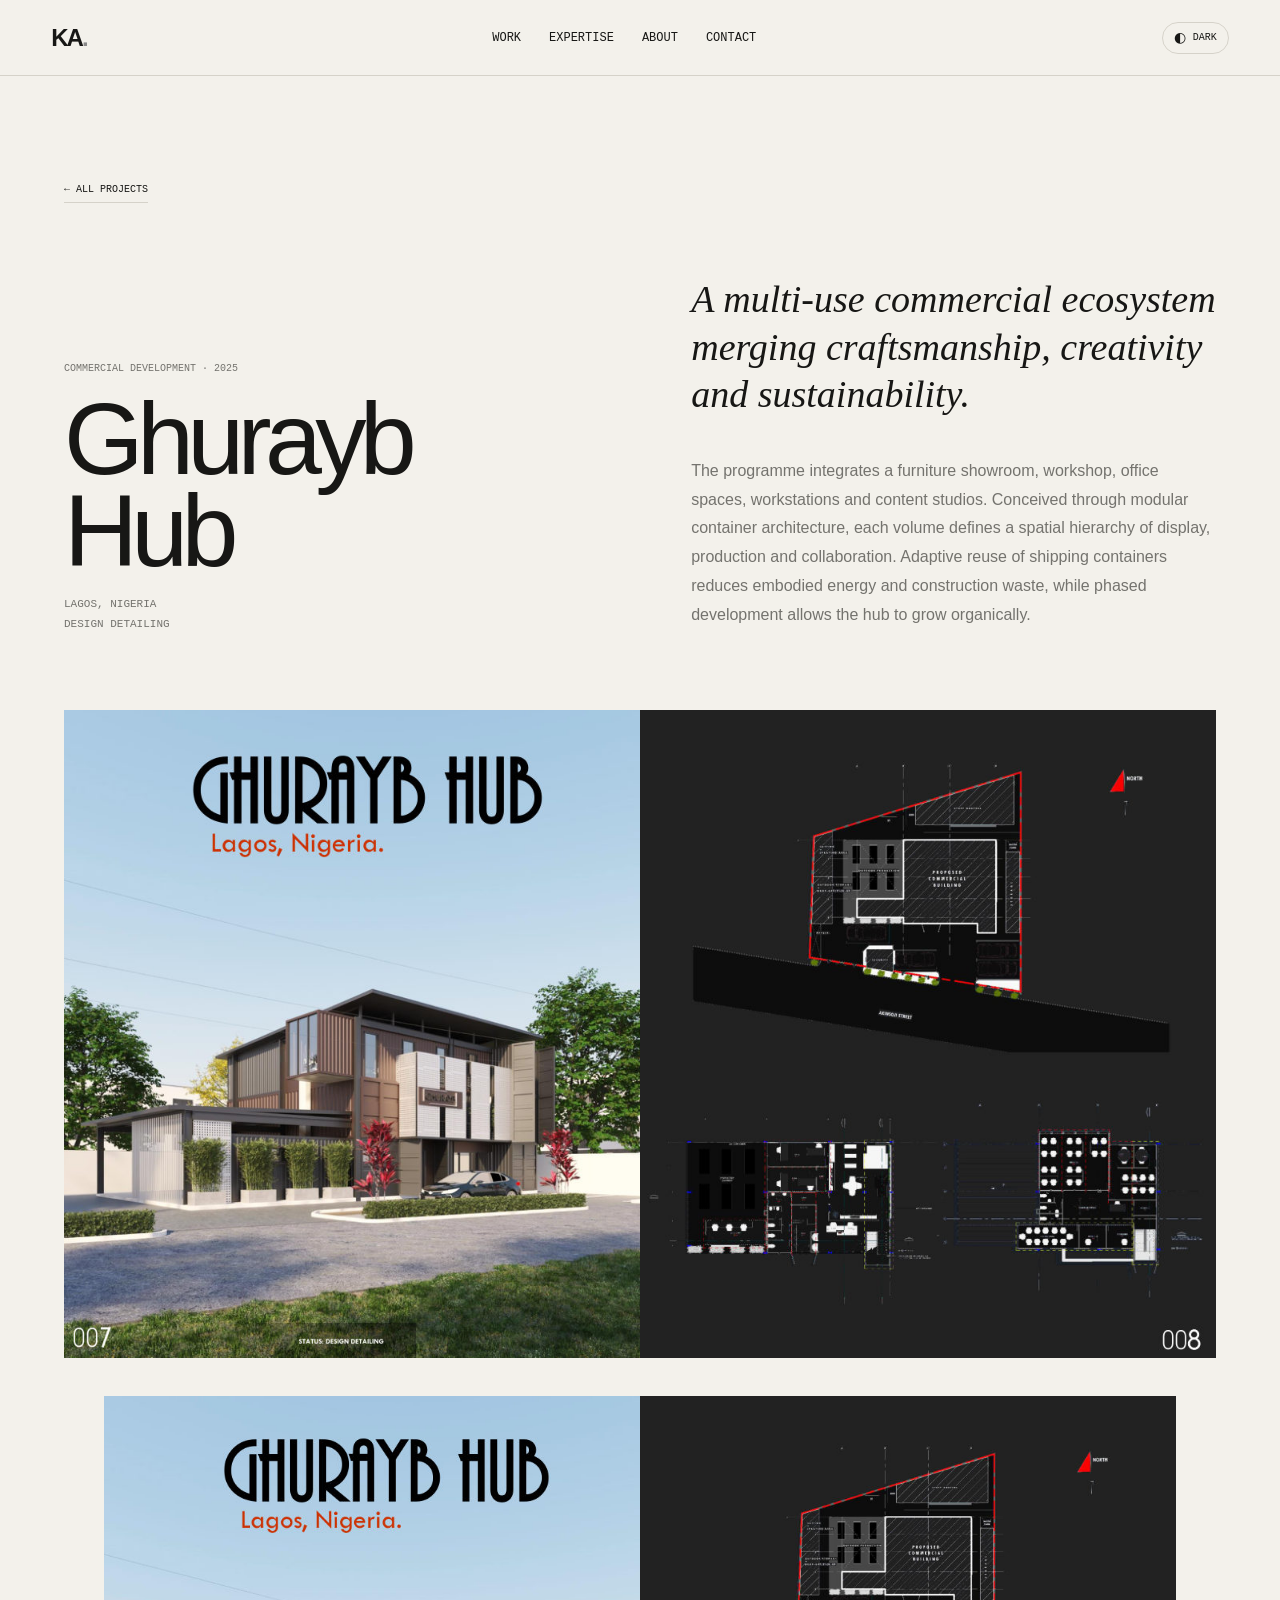
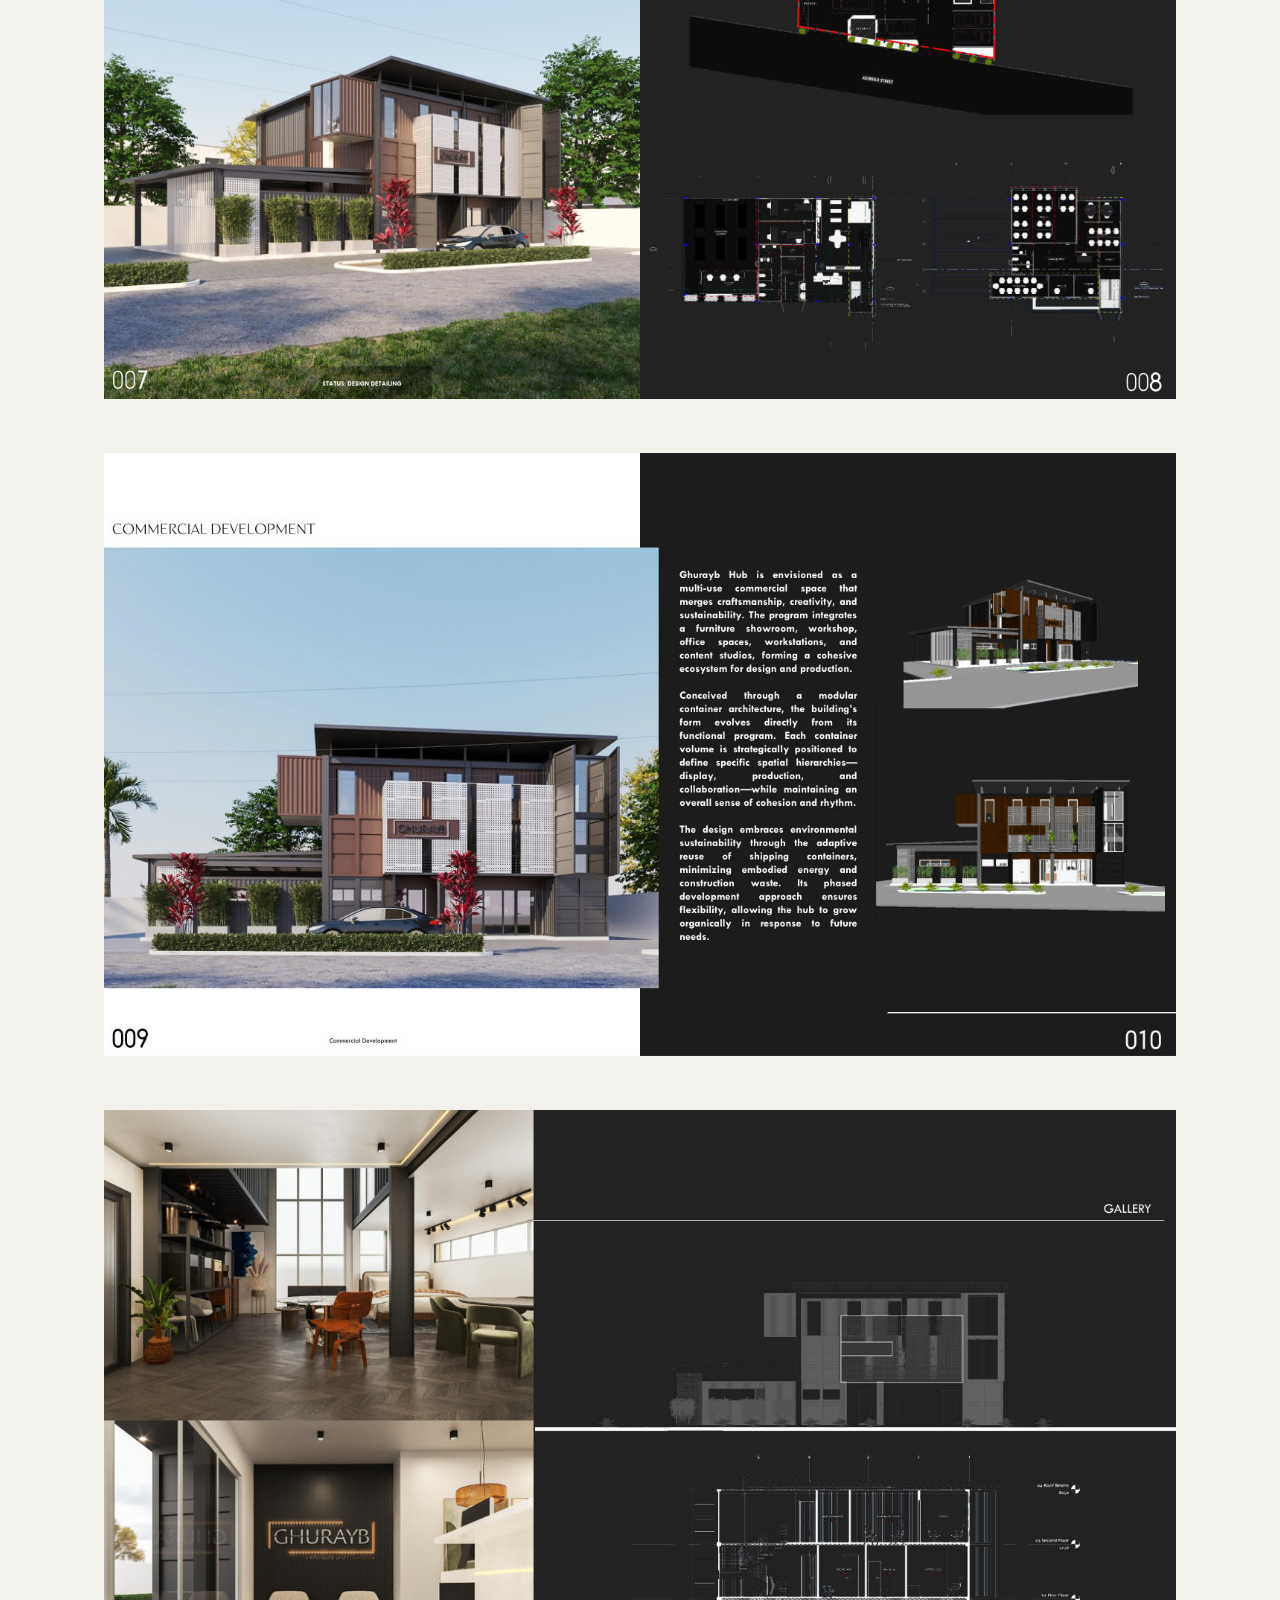
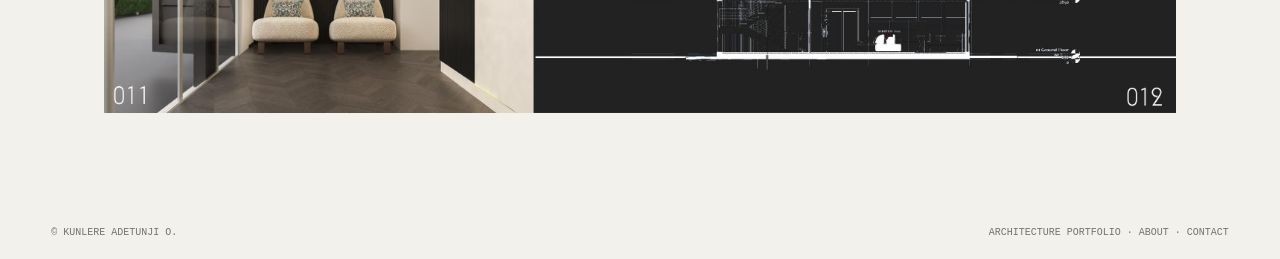
<file: projects/ghurayb-hub/index.html>
<!doctype html>
<html lang="en">
<head>
<meta charset="utf-8">
<meta name="viewport" content="width=device-width, initial-scale=1">
<title>Ghurayb Hub | Commercial Development | Kunlere Adetunji</title>
<meta name="description" content="Ghurayb Hub — commercial development in Lagos, Nigeria. A multi-use commercial ecosystem merging craftsmanship, creativity and sustainability.">
<meta name="robots" content="index,follow,max-image-preview:large">
<link rel="canonical" href="https://kunlere-portfolio.vercel.app/projects/ghurayb-hub/">
<meta name="theme-color" content="#f3f1eb">
<script>try{if(localStorage.getItem('ka-theme')==='dark')document.documentElement.dataset.theme='dark';}catch(e){}</script>
<meta property="og:type" content="article">
<meta property="og:site_name" content="Kunlere Adetunji — Architecture Portfolio">
<meta property="og:title" content="Ghurayb Hub | Kunlere Adetunji">
<meta property="og:description" content="Ghurayb Hub — commercial development in Lagos, Nigeria. A multi-use commercial ecosystem merging craftsmanship, creativity and sustainability.">
<meta property="og:url" content="https://kunlere-portfolio.vercel.app/projects/ghurayb-hub/">
<meta property="og:image" content="https://kunlere-portfolio.vercel.app/assets/page-7.jpg">
<meta name="twitter:card" content="summary_large_image">
<meta name="twitter:title" content="Ghurayb Hub | Kunlere Adetunji">
<meta name="twitter:description" content="Ghurayb Hub — commercial development in Lagos, Nigeria. A multi-use commercial ecosystem merging craftsmanship, creativity and sustainability.">
<meta name="twitter:image" content="https://kunlere-portfolio.vercel.app/assets/page-7.jpg">
<link rel="icon" type="image/svg+xml" href="../../assets/favicon.svg">
<link rel="stylesheet" href="../../styles.css">
<script type="application/ld+json">{
  "@context": "https://schema.org",
  "@graph": [
    {
      "@type": "WebPage",
      "@id": "https://kunlere-portfolio.vercel.app/projects/ghurayb-hub/#webpage",
      "url": "https://kunlere-portfolio.vercel.app/projects/ghurayb-hub/",
      "name": "Ghurayb Hub | Kunlere Adetunji",
      "description": "Ghurayb Hub — commercial development in Lagos, Nigeria. A multi-use commercial ecosystem merging craftsmanship, creativity and sustainability.",
      "isPartOf": {
        "@id": "https://kunlere-portfolio.vercel.app/#website"
      },
      "about": {
        "@id": "https://kunlere-portfolio.vercel.app/#person"
      }
    },
    {
      "@type": "CreativeWork",
      "@id": "https://kunlere-portfolio.vercel.app/projects/ghurayb-hub/#project",
      "name": "Ghurayb Hub",
      "description": "The programme integrates a furniture showroom, workshop, office spaces, workstations and content studios. Conceived through modular container architecture, each volume defines a spatial hierarchy of display, production and collaboration. Adaptive reuse of shipping containers reduces embodied energy and construction waste, while phased development allows the hub to grow organically.",
      "image": [
        "https://kunlere-portfolio.vercel.app/assets/page-7.jpg",
        "https://kunlere-portfolio.vercel.app/assets/page-8.jpg",
        "https://kunlere-portfolio.vercel.app/assets/page-9.jpg"
      ],
      "genre": "Commercial Development",
      "dateCreated": "2025",
      "locationCreated": {
        "@type": "Place",
        "name": "Lagos, Nigeria"
      }
    }
  ]
}</script>
<style>
.project-page{max-width:1500px;margin:0 auto;padding:8vw 5vw 6vw}
.project-page-head{display:grid;grid-template-columns:1fr 1fr;gap:8vw;align-items:end;margin-bottom:5vw}
.project-page .eyebrow{font:10px "DM Mono",monospace;color:var(--muted);text-transform:uppercase}
.project-page h1{font-size:clamp(48px,8vw,116px);line-height:.9;letter-spacing:-.065em;font-weight:500;margin:18px 0}
.project-page .meta{font:11px "DM Mono",monospace;color:var(--muted);line-height:1.8;text-transform:uppercase}
.project-page .intro{font-family:"Playfair Display",serif;font-style:italic;font-size:clamp(24px,3vw,38px);line-height:1.25}
.project-page .description{color:var(--muted);line-height:1.8;font-size:16px}
.project-page-hero{width:100%;max-height:78vh;object-fit:cover;display:block;margin:0 0 22px}
.project-page-gallery{display:grid;gap:22px}
.project-page-gallery img{width:100%;height:auto;aspect-ratio:16/9;object-fit:contain;background:#222;display:block}
.project-page-back{display:inline-block;margin:0 0 35px;border-bottom:1px solid var(--line);padding-bottom:7px;font:10px "DM Mono",monospace;text-transform:uppercase}
@media(max-width:800px){.project-page{padding:20vw 6vw 12vw}.project-page-head{grid-template-columns:1fr;gap:22px}.project-page h1{font-size:clamp(48px,12vw,72px)}}
</style>
</head>
<body>
<header class="site-header">
<a class="wordmark" href="/#top">KA<span>.</span></a>
<nav aria-label="Main navigation"><a href="/#work">Work</a><a href="/#expertise">Expertise</a><a href="/#about">About</a><a href="/#contact">Contact</a></nav>
<button class="theme-toggle" id="theme-toggle" type="button" aria-label="Toggle colour mode"><span class="theme-icon">◐</span><span class="theme-label">Dark</span></button>
</header>
<main class="project-page">
<a class="project-page-back" href="/#work">← All projects</a>
<div class="project-page-head">
<div><span class="eyebrow">Commercial Development · 2025</span><h1>Ghurayb Hub</h1><p class="meta">Lagos, Nigeria<br>Design Detailing</p></div>
<div><p class="intro">A multi-use commercial ecosystem merging craftsmanship, creativity and sustainability.</p><p class="description">The programme integrates a furniture showroom, workshop, office spaces, workstations and content studios. Conceived through modular container architecture, each volume defines a spatial hierarchy of display, production and collaboration. Adaptive reuse of shipping containers reduces embodied energy and construction waste, while phased development allows the hub to grow organically.</p></div>
</div>
<img class="project-page-hero" src="../../assets/page-7.jpg" alt="Ghurayb Hub — Commercial Development in Lagos, Nigeria" fetchpriority="high" decoding="async">
<div class="project-page-gallery"><figure><img src="../../assets/page-7.jpg" alt="Ghurayb Hub — architectural project view 1" loading="lazy" decoding="async"></figure>
<figure><img src="../../assets/page-8.jpg" alt="Ghurayb Hub — architectural project view 2" loading="lazy" decoding="async"></figure>
<figure><img src="../../assets/page-9.jpg" alt="Ghurayb Hub — architectural project view 3" loading="lazy" decoding="async"></figure></div>
</main>
<footer><span>© Kunlere Adetunji O.</span><span>Architecture Portfolio · <a href="/#about">About</a> · <a href="/#contact">Contact</a></span></footer>
<script>
(function(){
  const toggle=document.getElementById('theme-toggle');
  if(!toggle)return;
  function updateThemeLabel(){
    const dark=document.documentElement.dataset.theme==='dark';
    toggle.querySelector('.theme-label').textContent=dark?'Light':'Dark';
    toggle.querySelector('.theme-icon').textContent=dark?'☼':'◐';
    toggle.setAttribute('aria-label',dark?'Switch to light mode':'Switch to dark mode');
  }
  toggle.addEventListener('click',function(){
    const dark=document.documentElement.dataset.theme==='dark';
    document.documentElement.dataset.theme=dark?'light':'dark';
    try{localStorage.setItem('ka-theme',dark?'light':'dark');}catch(e){}
    updateThemeLabel();
  });
  window.addEventListener('storage',function(event){
    if(event.key==='ka-theme'){
      document.documentElement.dataset.theme=event.newValue==='dark'?'dark':'light';
      updateThemeLabel();
    }
  });
  updateThemeLabel();
})();
</script>
</body>
</html>
</file>
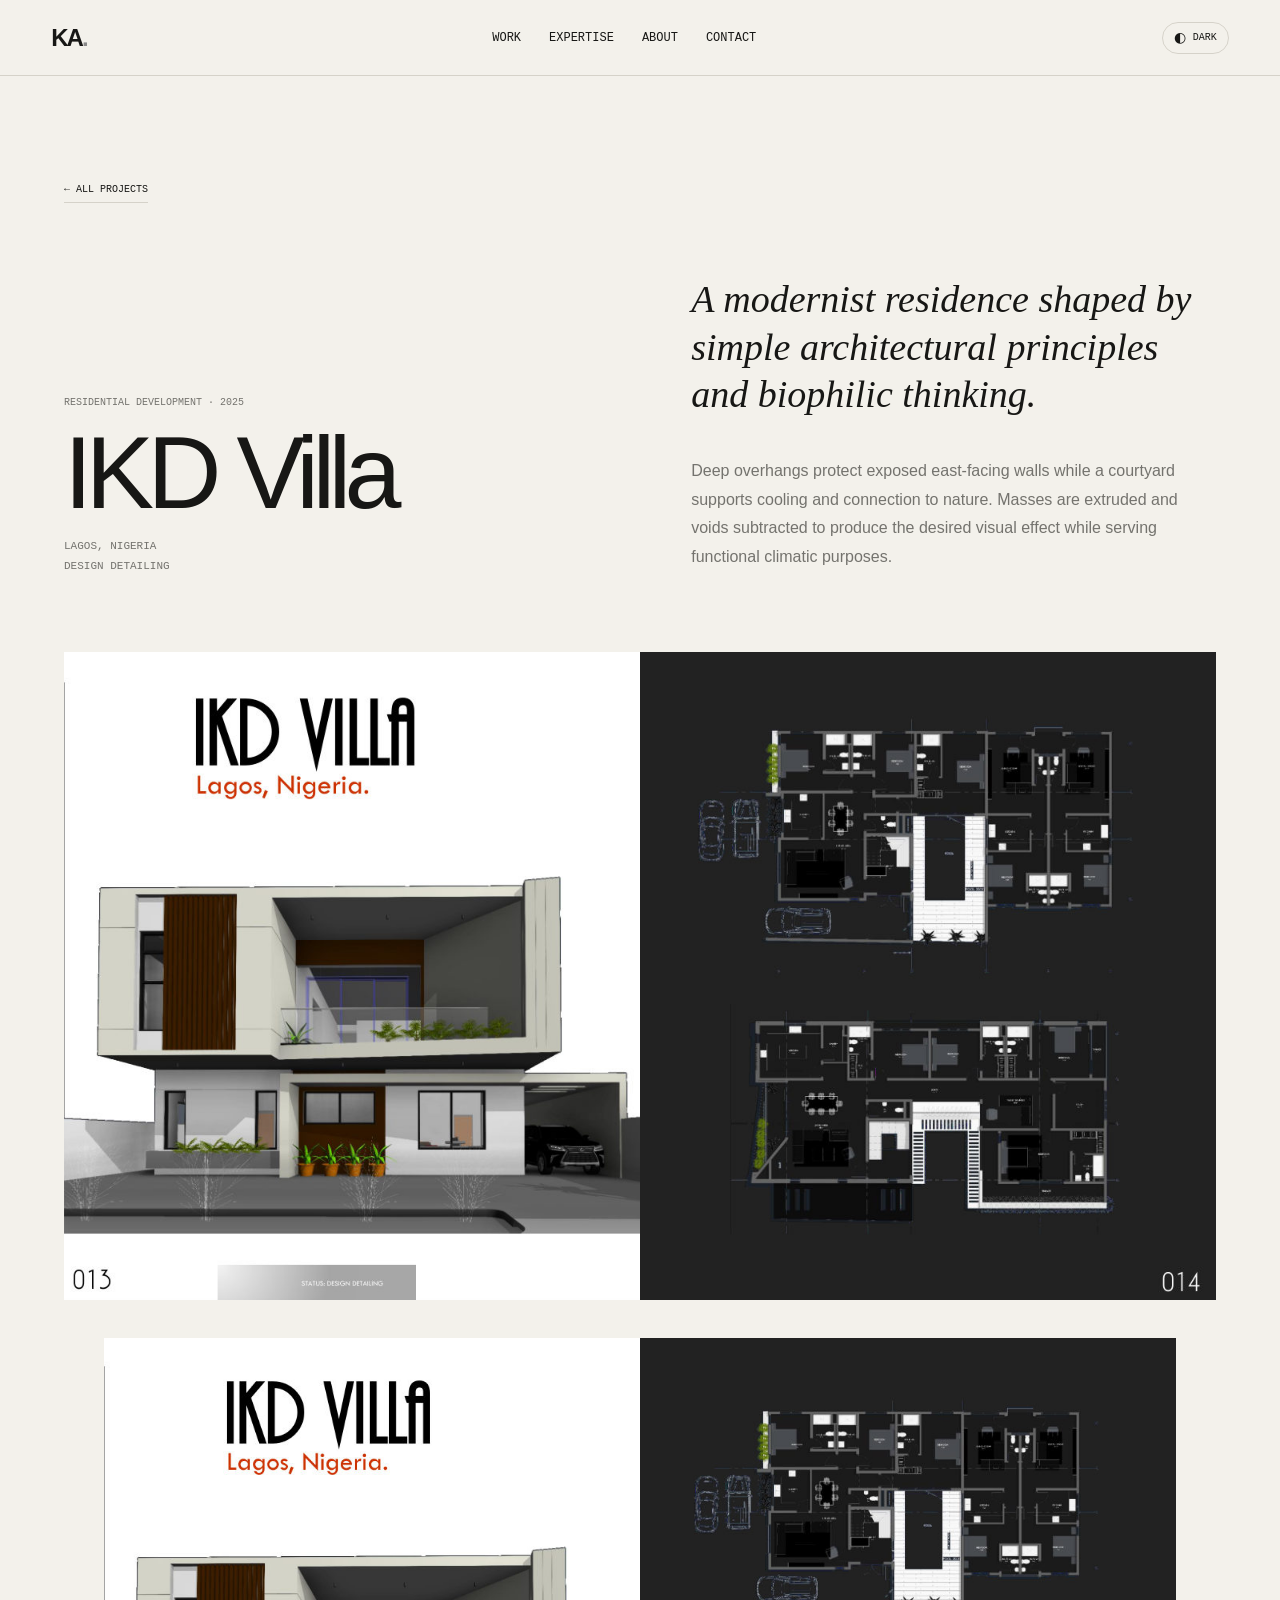
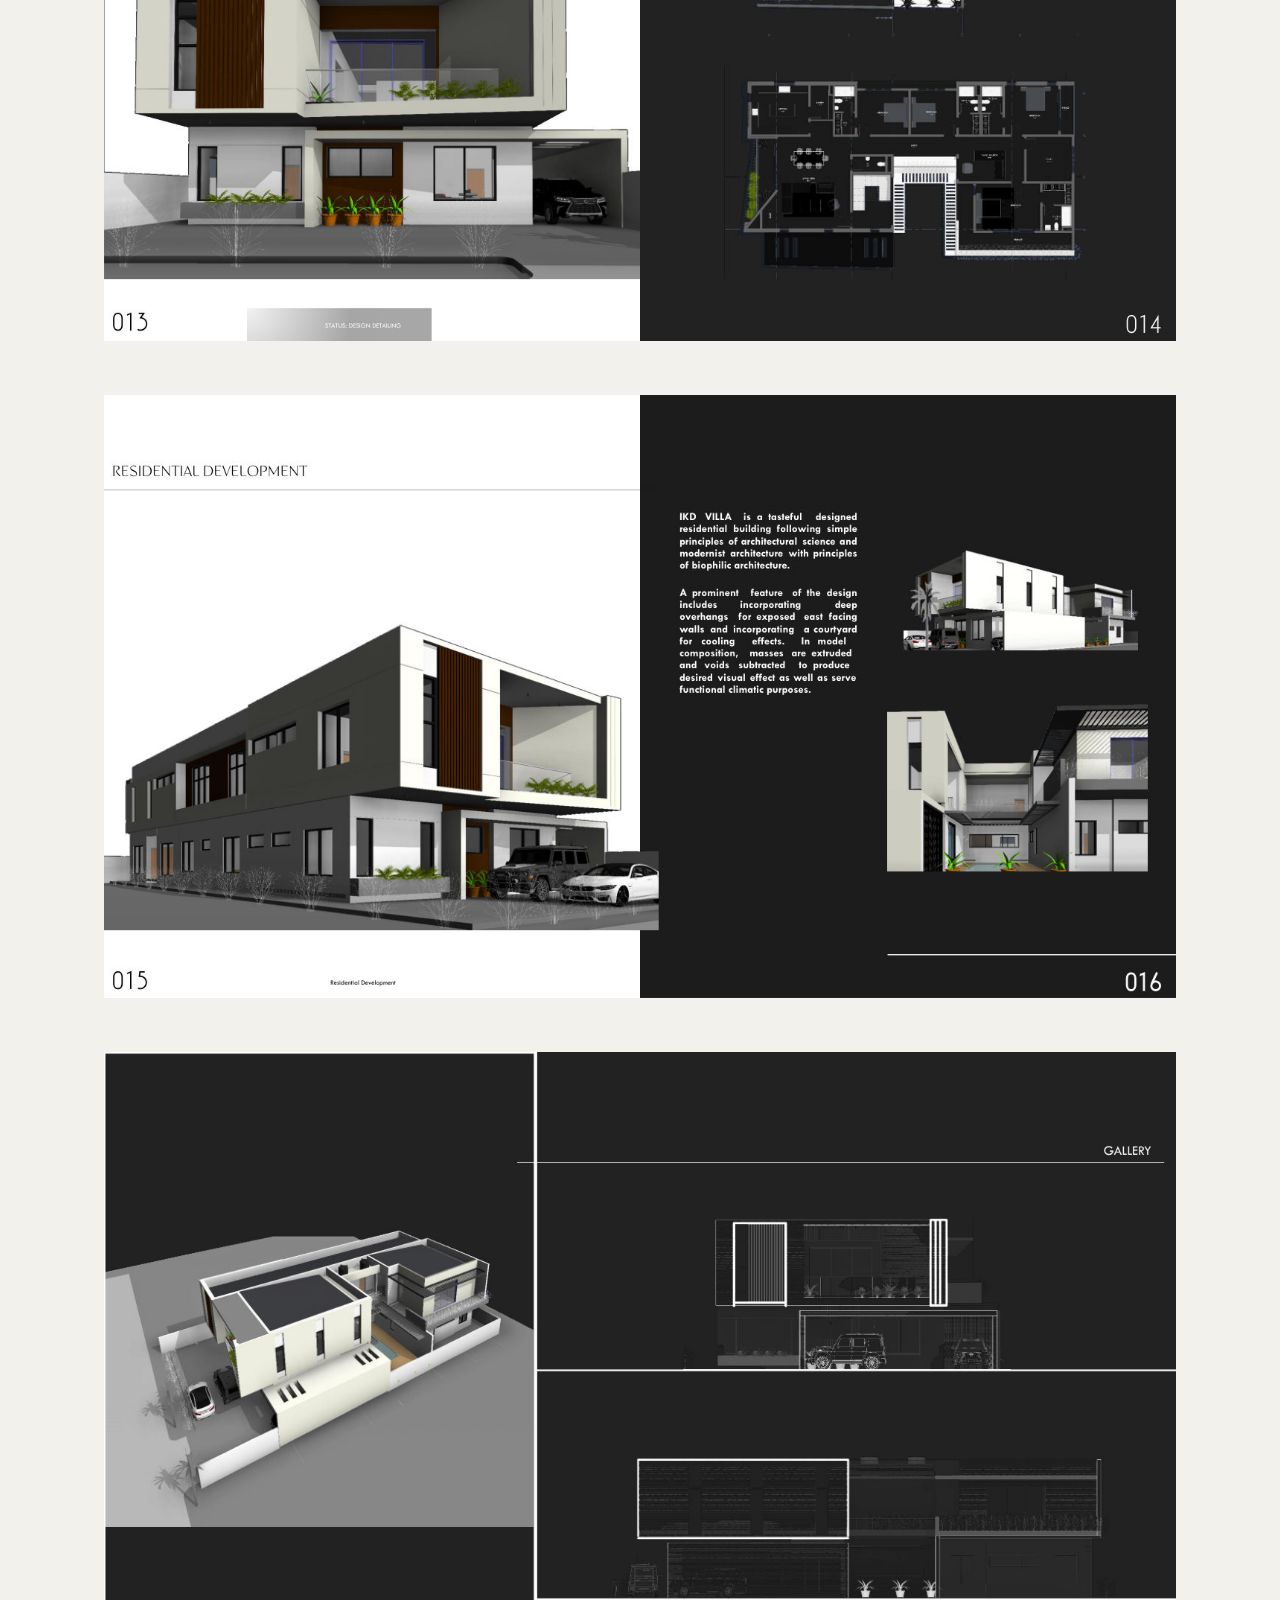
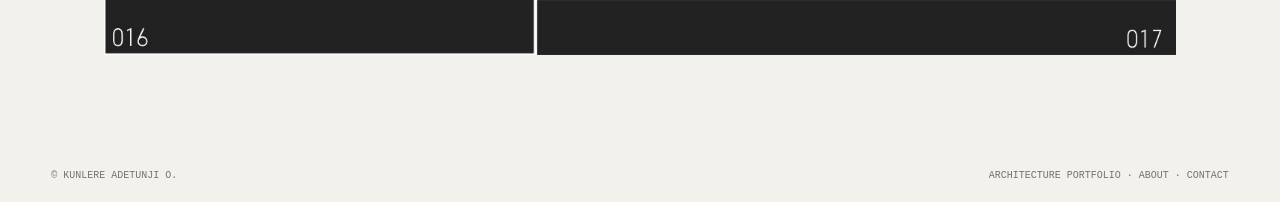
<file: projects/ikd-villa/index.html>
<!doctype html>
<html lang="en">
<head>
<meta charset="utf-8">
<meta name="viewport" content="width=device-width, initial-scale=1">
<title>IKD Villa | Residential Development | Kunlere Adetunji</title>
<meta name="description" content="IKD Villa — residential development in Lagos, Nigeria. A modernist residence shaped by simple architectural principles and biophilic thinking.">
<meta name="robots" content="index,follow,max-image-preview:large">
<link rel="canonical" href="https://kunlere-portfolio.vercel.app/projects/ikd-villa/">
<meta name="theme-color" content="#f3f1eb">
<script>try{if(localStorage.getItem('ka-theme')==='dark')document.documentElement.dataset.theme='dark';}catch(e){}</script>
<meta property="og:type" content="article">
<meta property="og:site_name" content="Kunlere Adetunji — Architecture Portfolio">
<meta property="og:title" content="IKD Villa | Kunlere Adetunji">
<meta property="og:description" content="IKD Villa — residential development in Lagos, Nigeria. A modernist residence shaped by simple architectural principles and biophilic thinking.">
<meta property="og:url" content="https://kunlere-portfolio.vercel.app/projects/ikd-villa/">
<meta property="og:image" content="https://kunlere-portfolio.vercel.app/assets/page-10.jpg">
<meta name="twitter:card" content="summary_large_image">
<meta name="twitter:title" content="IKD Villa | Kunlere Adetunji">
<meta name="twitter:description" content="IKD Villa — residential development in Lagos, Nigeria. A modernist residence shaped by simple architectural principles and biophilic thinking.">
<meta name="twitter:image" content="https://kunlere-portfolio.vercel.app/assets/page-10.jpg">
<link rel="icon" type="image/svg+xml" href="../../assets/favicon.svg">
<link rel="stylesheet" href="../../styles.css">
<script type="application/ld+json">{
  "@context": "https://schema.org",
  "@graph": [
    {
      "@type": "WebPage",
      "@id": "https://kunlere-portfolio.vercel.app/projects/ikd-villa/#webpage",
      "url": "https://kunlere-portfolio.vercel.app/projects/ikd-villa/",
      "name": "IKD Villa | Kunlere Adetunji",
      "description": "IKD Villa — residential development in Lagos, Nigeria. A modernist residence shaped by simple architectural principles and biophilic thinking.",
      "isPartOf": {
        "@id": "https://kunlere-portfolio.vercel.app/#website"
      },
      "about": {
        "@id": "https://kunlere-portfolio.vercel.app/#person"
      }
    },
    {
      "@type": "CreativeWork",
      "@id": "https://kunlere-portfolio.vercel.app/projects/ikd-villa/#project",
      "name": "IKD Villa",
      "description": "Deep overhangs protect exposed east-facing walls while a courtyard supports cooling and connection to nature. Masses are extruded and voids subtracted to produce the desired visual effect while serving functional climatic purposes.",
      "image": [
        "https://kunlere-portfolio.vercel.app/assets/page-10.jpg",
        "https://kunlere-portfolio.vercel.app/assets/page-11.jpg",
        "https://kunlere-portfolio.vercel.app/assets/page-12.jpg"
      ],
      "genre": "Residential Development",
      "dateCreated": "2025",
      "locationCreated": {
        "@type": "Place",
        "name": "Lagos, Nigeria"
      }
    }
  ]
}</script>
<style>
.project-page{max-width:1500px;margin:0 auto;padding:8vw 5vw 6vw}
.project-page-head{display:grid;grid-template-columns:1fr 1fr;gap:8vw;align-items:end;margin-bottom:5vw}
.project-page .eyebrow{font:10px "DM Mono",monospace;color:var(--muted);text-transform:uppercase}
.project-page h1{font-size:clamp(48px,8vw,116px);line-height:.9;letter-spacing:-.065em;font-weight:500;margin:18px 0}
.project-page .meta{font:11px "DM Mono",monospace;color:var(--muted);line-height:1.8;text-transform:uppercase}
.project-page .intro{font-family:"Playfair Display",serif;font-style:italic;font-size:clamp(24px,3vw,38px);line-height:1.25}
.project-page .description{color:var(--muted);line-height:1.8;font-size:16px}
.project-page-hero{width:100%;max-height:78vh;object-fit:cover;display:block;margin:0 0 22px}
.project-page-gallery{display:grid;gap:22px}
.project-page-gallery img{width:100%;height:auto;aspect-ratio:16/9;object-fit:contain;background:#222;display:block}
.project-page-back{display:inline-block;margin:0 0 35px;border-bottom:1px solid var(--line);padding-bottom:7px;font:10px "DM Mono",monospace;text-transform:uppercase}
@media(max-width:800px){.project-page{padding:20vw 6vw 12vw}.project-page-head{grid-template-columns:1fr;gap:22px}.project-page h1{font-size:clamp(48px,12vw,72px)}}
</style>
</head>
<body>
<header class="site-header">
<a class="wordmark" href="/#top">KA<span>.</span></a>
<nav aria-label="Main navigation"><a href="/#work">Work</a><a href="/#expertise">Expertise</a><a href="/#about">About</a><a href="/#contact">Contact</a></nav>
<button class="theme-toggle" id="theme-toggle" type="button" aria-label="Toggle colour mode"><span class="theme-icon">◐</span><span class="theme-label">Dark</span></button>
</header>
<main class="project-page">
<a class="project-page-back" href="/#work">← All projects</a>
<div class="project-page-head">
<div><span class="eyebrow">Residential Development · 2025</span><h1>IKD Villa</h1><p class="meta">Lagos, Nigeria<br>Design Detailing</p></div>
<div><p class="intro">A modernist residence shaped by simple architectural principles and biophilic thinking.</p><p class="description">Deep overhangs protect exposed east-facing walls while a courtyard supports cooling and connection to nature. Masses are extruded and voids subtracted to produce the desired visual effect while serving functional climatic purposes.</p></div>
</div>
<img class="project-page-hero" src="../../assets/page-10.jpg" alt="IKD Villa — Residential Development in Lagos, Nigeria" fetchpriority="high" decoding="async">
<div class="project-page-gallery"><figure><img src="../../assets/page-10.jpg" alt="IKD Villa — architectural project view 1" loading="lazy" decoding="async"></figure>
<figure><img src="../../assets/page-11.jpg" alt="IKD Villa — architectural project view 2" loading="lazy" decoding="async"></figure>
<figure><img src="../../assets/page-12.jpg" alt="IKD Villa — architectural project view 3" loading="lazy" decoding="async"></figure></div>
</main>
<footer><span>© Kunlere Adetunji O.</span><span>Architecture Portfolio · <a href="/#about">About</a> · <a href="/#contact">Contact</a></span></footer>
<script>
(function(){
  const toggle=document.getElementById('theme-toggle');
  if(!toggle)return;
  function updateThemeLabel(){
    const dark=document.documentElement.dataset.theme==='dark';
    toggle.querySelector('.theme-label').textContent=dark?'Light':'Dark';
    toggle.querySelector('.theme-icon').textContent=dark?'☼':'◐';
    toggle.setAttribute('aria-label',dark?'Switch to light mode':'Switch to dark mode');
  }
  toggle.addEventListener('click',function(){
    const dark=document.documentElement.dataset.theme==='dark';
    document.documentElement.dataset.theme=dark?'light':'dark';
    try{localStorage.setItem('ka-theme',dark?'light':'dark');}catch(e){}
    updateThemeLabel();
  });
  window.addEventListener('storage',function(event){
    if(event.key==='ka-theme'){
      document.documentElement.dataset.theme=event.newValue==='dark'?'dark':'light';
      updateThemeLabel();
    }
  });
  updateThemeLabel();
})();
</script>
</body>
</html>
</file>
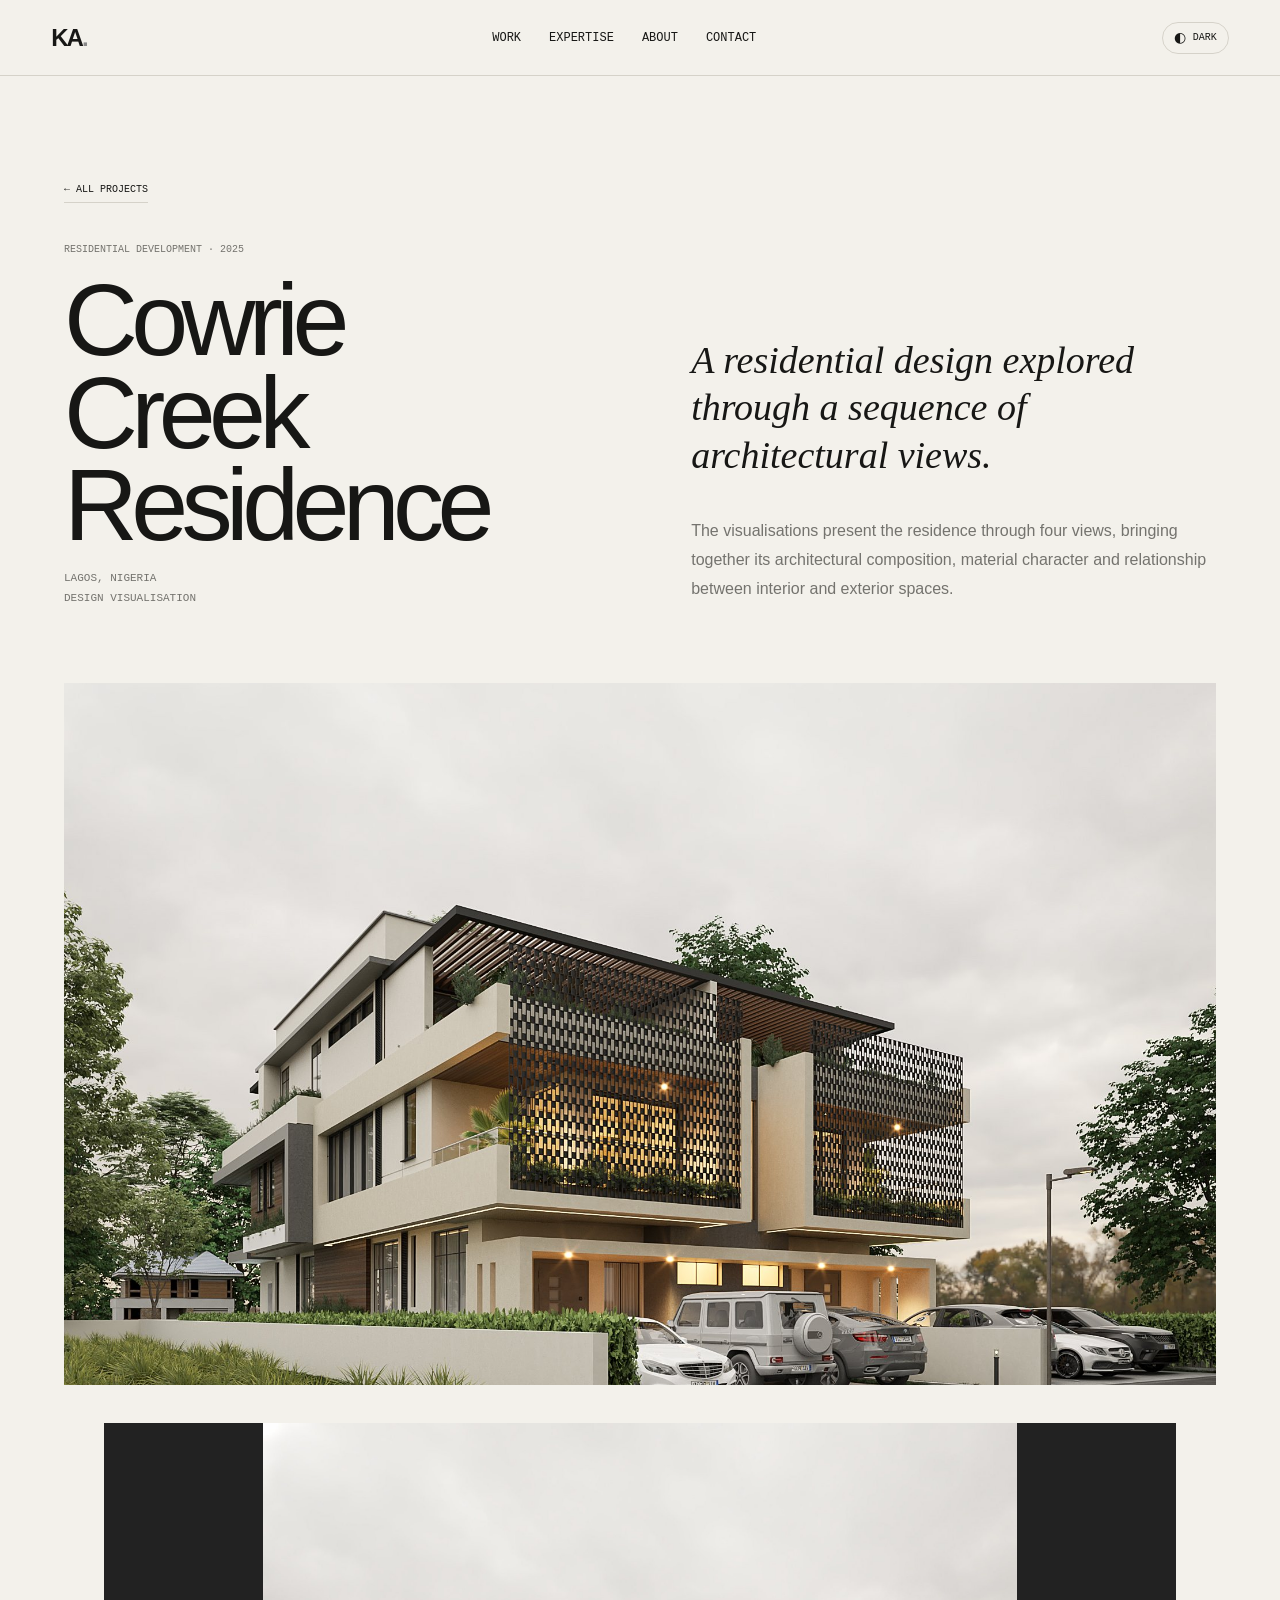
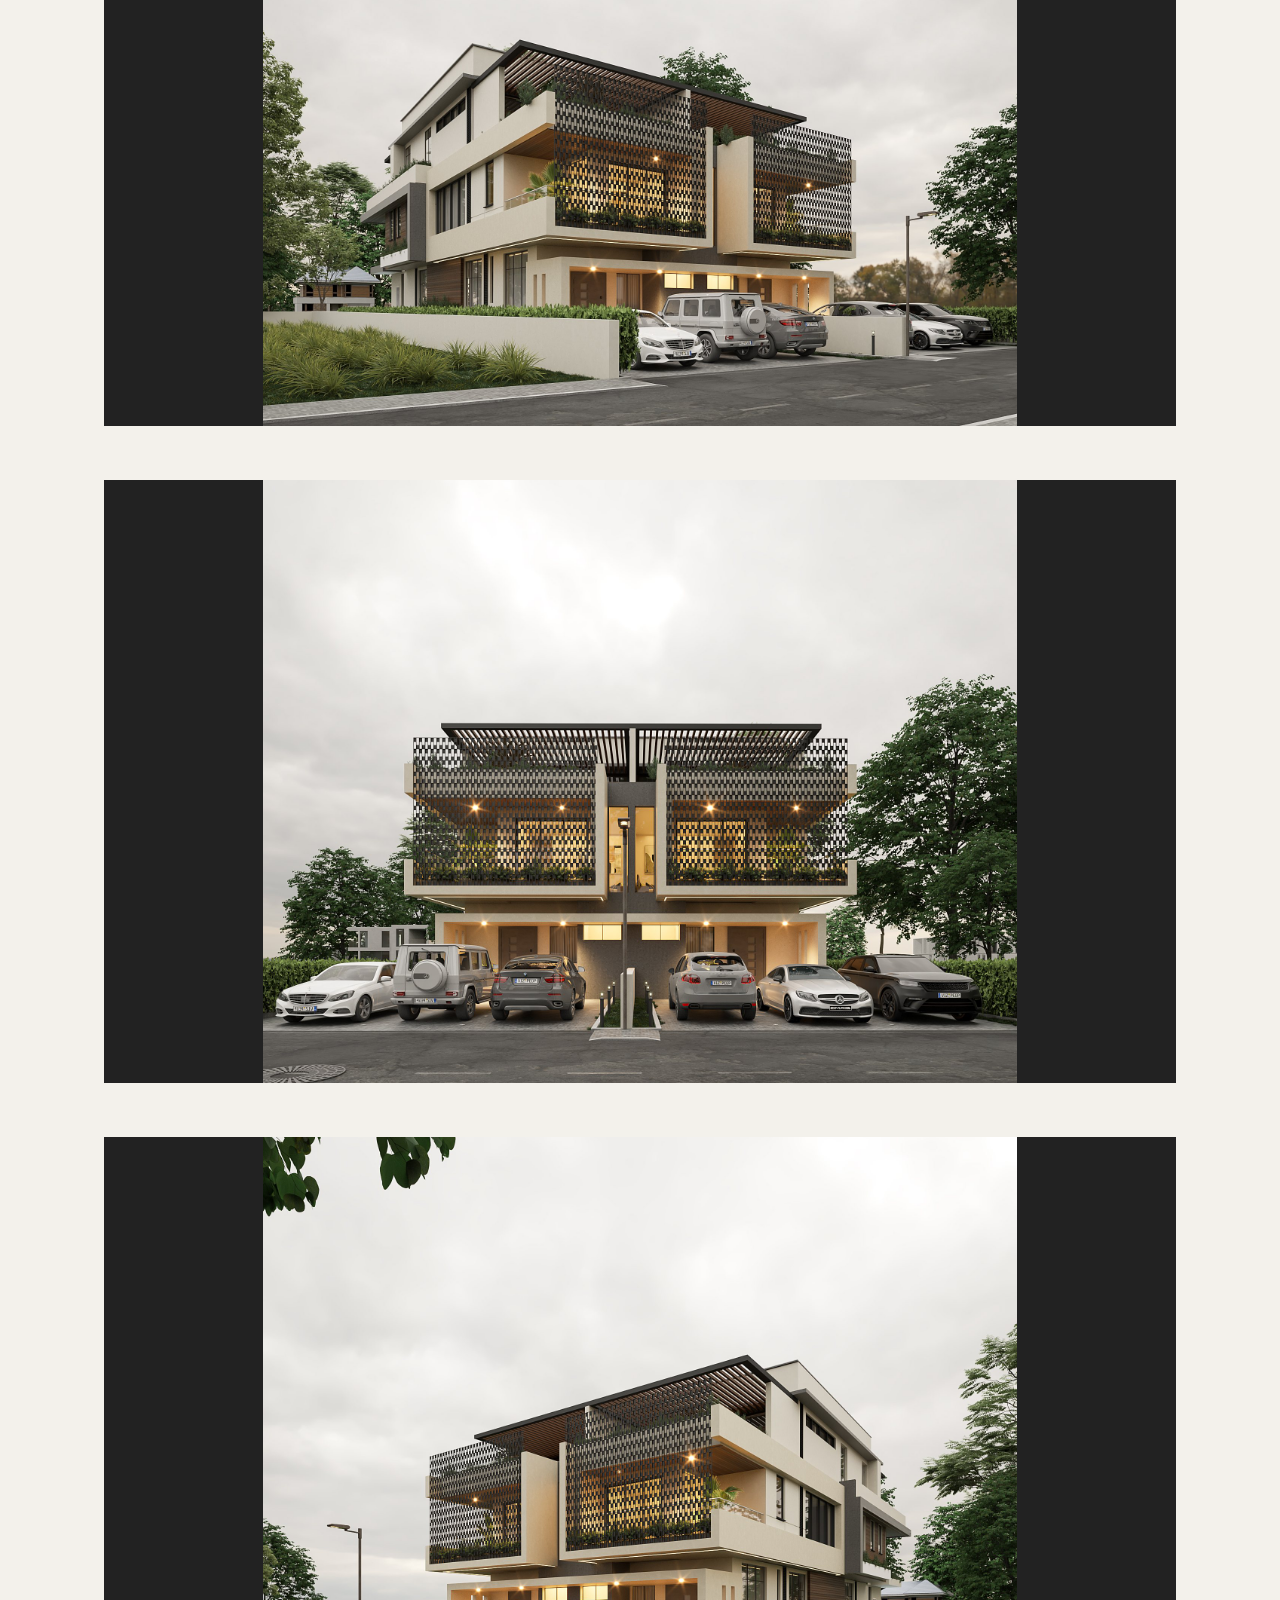
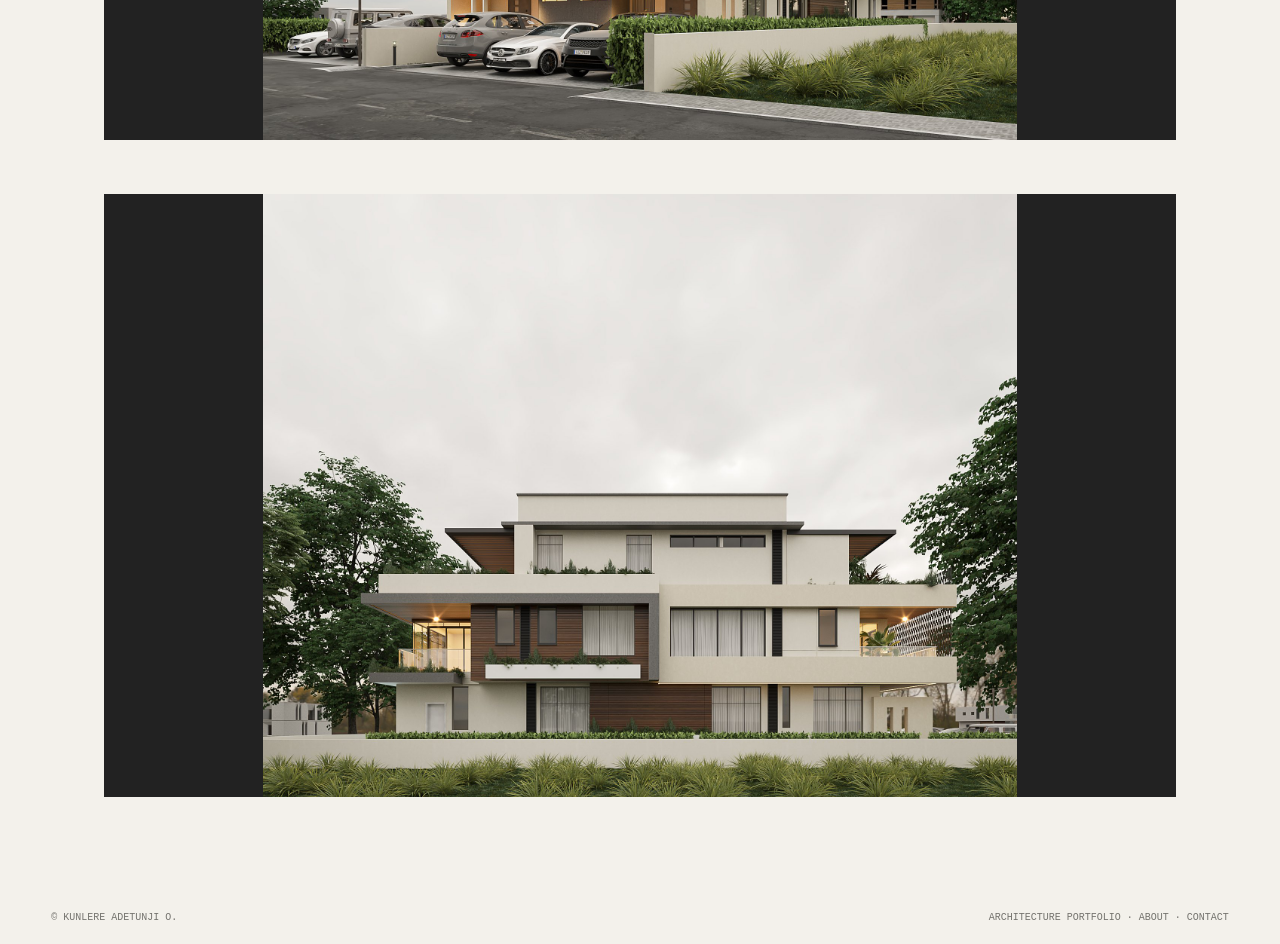
<file: projects/project-cc/index.html>
<!doctype html>
<html lang="en">
<head>
<meta charset="utf-8">
<meta name="viewport" content="width=device-width, initial-scale=1">
<title>Cowrie Creek Residence | Residential Development | Kunlere Adetunji</title>
<meta name="description" content="Cowrie Creek Residence — residential development in Lagos, Nigeria. A residential design explored through a sequence of architectural views.">
<meta name="robots" content="index,follow,max-image-preview:large">
<link rel="canonical" href="https://kunlere-portfolio.vercel.app/projects/project-cc/">
<meta name="theme-color" content="#f3f1eb">
<script>try{if(localStorage.getItem('ka-theme')==='dark')document.documentElement.dataset.theme='dark';}catch(e){}</script>
<meta property="og:type" content="article">
<meta property="og:site_name" content="Kunlere Adetunji — Architecture Portfolio">
<meta property="og:title" content="Cowrie Creek Residence | Kunlere Adetunji">
<meta property="og:description" content="Cowrie Creek Residence — residential development in Lagos, Nigeria. A residential design explored through a sequence of architectural views.">
<meta property="og:url" content="https://kunlere-portfolio.vercel.app/projects/project-cc/">
<meta property="og:image" content="https://kunlere-portfolio.vercel.app/assets/cowrie-creek/cowrie-creek-01.jpg">
<meta name="twitter:card" content="summary_large_image">
<meta name="twitter:title" content="Cowrie Creek Residence | Kunlere Adetunji">
<meta name="twitter:description" content="Cowrie Creek Residence — residential development in Lagos, Nigeria. A residential design explored through a sequence of architectural views.">
<meta name="twitter:image" content="https://kunlere-portfolio.vercel.app/assets/cowrie-creek/cowrie-creek-01.jpg">
<link rel="icon" type="image/svg+xml" href="../../assets/favicon.svg">
<link rel="stylesheet" href="../../styles.css">
<script type="application/ld+json">{
  "@context": "https://schema.org",
  "@graph": [
    {
      "@type": "WebPage",
      "@id": "https://kunlere-portfolio.vercel.app/projects/project-cc/#webpage",
      "url": "https://kunlere-portfolio.vercel.app/projects/project-cc/",
      "name": "Cowrie Creek Residence | Kunlere Adetunji",
      "description": "Cowrie Creek Residence — residential development in Lagos, Nigeria. A residential design explored through a sequence of architectural views.",
      "isPartOf": {
        "@id": "https://kunlere-portfolio.vercel.app/#website"
      },
      "about": {
        "@id": "https://kunlere-portfolio.vercel.app/#person"
      }
    },
    {
      "@type": "CreativeWork",
      "@id": "https://kunlere-portfolio.vercel.app/projects/project-cc/#project",
      "name": "Cowrie Creek Residence",
      "description": "The visualisations present the residence through four views, bringing together its architectural composition, material character and relationship between interior and exterior spaces.",
      "image": [
        "https://kunlere-portfolio.vercel.app/assets/cowrie-creek/cowrie-creek-01.jpg",
        "https://kunlere-portfolio.vercel.app/assets/cowrie-creek/cowrie-creek-02.jpg",
        "https://kunlere-portfolio.vercel.app/assets/cowrie-creek/cowrie-creek-03.jpg",
        "https://kunlere-portfolio.vercel.app/assets/cowrie-creek/cowrie-creek-04.jpg"
      ],
      "genre": "Residential Development",
      "dateCreated": "2025",
      "locationCreated": {
        "@type": "Place",
        "name": "Lagos, Nigeria"
      }
    }
  ]
}</script>
<style>
.project-page{max-width:1500px;margin:0 auto;padding:8vw 5vw 6vw}
.project-page-head{display:grid;grid-template-columns:1fr 1fr;gap:8vw;align-items:end;margin-bottom:5vw}
.project-page .eyebrow{font:10px "DM Mono",monospace;color:var(--muted);text-transform:uppercase}
.project-page h1{font-size:clamp(48px,8vw,116px);line-height:.9;letter-spacing:-.065em;font-weight:500;margin:18px 0}
.project-page .meta{font:11px "DM Mono",monospace;color:var(--muted);line-height:1.8;text-transform:uppercase}
.project-page .intro{font-family:"Playfair Display",serif;font-style:italic;font-size:clamp(24px,3vw,38px);line-height:1.25}
.project-page .description{color:var(--muted);line-height:1.8;font-size:16px}
.project-page-hero{width:100%;max-height:78vh;object-fit:cover;display:block;margin:0 0 22px}
.project-page-gallery{display:grid;gap:22px}
.project-page-gallery img{width:100%;height:auto;aspect-ratio:16/9;object-fit:contain;background:#222;display:block}
.project-page-back{display:inline-block;margin:0 0 35px;border-bottom:1px solid var(--line);padding-bottom:7px;font:10px "DM Mono",monospace;text-transform:uppercase}
@media(max-width:800px){.project-page{padding:20vw 6vw 12vw}.project-page-head{grid-template-columns:1fr;gap:22px}.project-page h1{font-size:clamp(48px,12vw,72px)}}
</style>
</head>
<body>
<header class="site-header">
<a class="wordmark" href="/#top">KA<span>.</span></a>
<nav aria-label="Main navigation"><a href="/#work">Work</a><a href="/#expertise">Expertise</a><a href="/#about">About</a><a href="/#contact">Contact</a></nav>
<button class="theme-toggle" id="theme-toggle" type="button" aria-label="Toggle colour mode"><span class="theme-icon">◐</span><span class="theme-label">Dark</span></button>
</header>
<main class="project-page">
<a class="project-page-back" href="/#work">← All projects</a>
<div class="project-page-head">
<div><span class="eyebrow">Residential Development · 2025</span><h1>Cowrie Creek Residence</h1><p class="meta">Lagos, Nigeria<br>Design Visualisation</p></div>
<div><p class="intro">A residential design explored through a sequence of architectural views.</p><p class="description">The visualisations present the residence through four views, bringing together its architectural composition, material character and relationship between interior and exterior spaces.</p></div>
</div>
<img class="project-page-hero" src="../../assets/cowrie-creek/cowrie-creek-01.jpg" alt="Cowrie Creek Residence — Residential Development in Lagos, Nigeria" fetchpriority="high" decoding="async">
<div class="project-page-gallery"><figure><img src="../../assets/cowrie-creek/cowrie-creek-01.jpg" alt="Cowrie Creek Residence — architectural project view 1" loading="lazy" decoding="async"></figure>
<figure><img src="../../assets/cowrie-creek/cowrie-creek-02.jpg" alt="Cowrie Creek Residence — architectural project view 2" loading="lazy" decoding="async"></figure>
<figure><img src="../../assets/cowrie-creek/cowrie-creek-03.jpg" alt="Cowrie Creek Residence — architectural project view 3" loading="lazy" decoding="async"></figure>
<figure><img src="../../assets/cowrie-creek/cowrie-creek-04.jpg" alt="Cowrie Creek Residence — architectural project view 4" loading="lazy" decoding="async"></figure></div>
</main>
<footer><span>© Kunlere Adetunji O.</span><span>Architecture Portfolio · <a href="/#about">About</a> · <a href="/#contact">Contact</a></span></footer>
<script>
(function(){
  const toggle=document.getElementById('theme-toggle');
  if(!toggle)return;
  function updateThemeLabel(){
    const dark=document.documentElement.dataset.theme==='dark';
    toggle.querySelector('.theme-label').textContent=dark?'Light':'Dark';
    toggle.querySelector('.theme-icon').textContent=dark?'☼':'◐';
    toggle.setAttribute('aria-label',dark?'Switch to light mode':'Switch to dark mode');
  }
  toggle.addEventListener('click',function(){
    const dark=document.documentElement.dataset.theme==='dark';
    document.documentElement.dataset.theme=dark?'light':'dark';
    try{localStorage.setItem('ka-theme',dark?'light':'dark');}catch(e){}
    updateThemeLabel();
  });
  window.addEventListener('storage',function(event){
    if(event.key==='ka-theme'){
      document.documentElement.dataset.theme=event.newValue==='dark'?'dark':'light';
      updateThemeLabel();
    }
  });
  updateThemeLabel();
})();
</script>
</body>
</html>
</file>
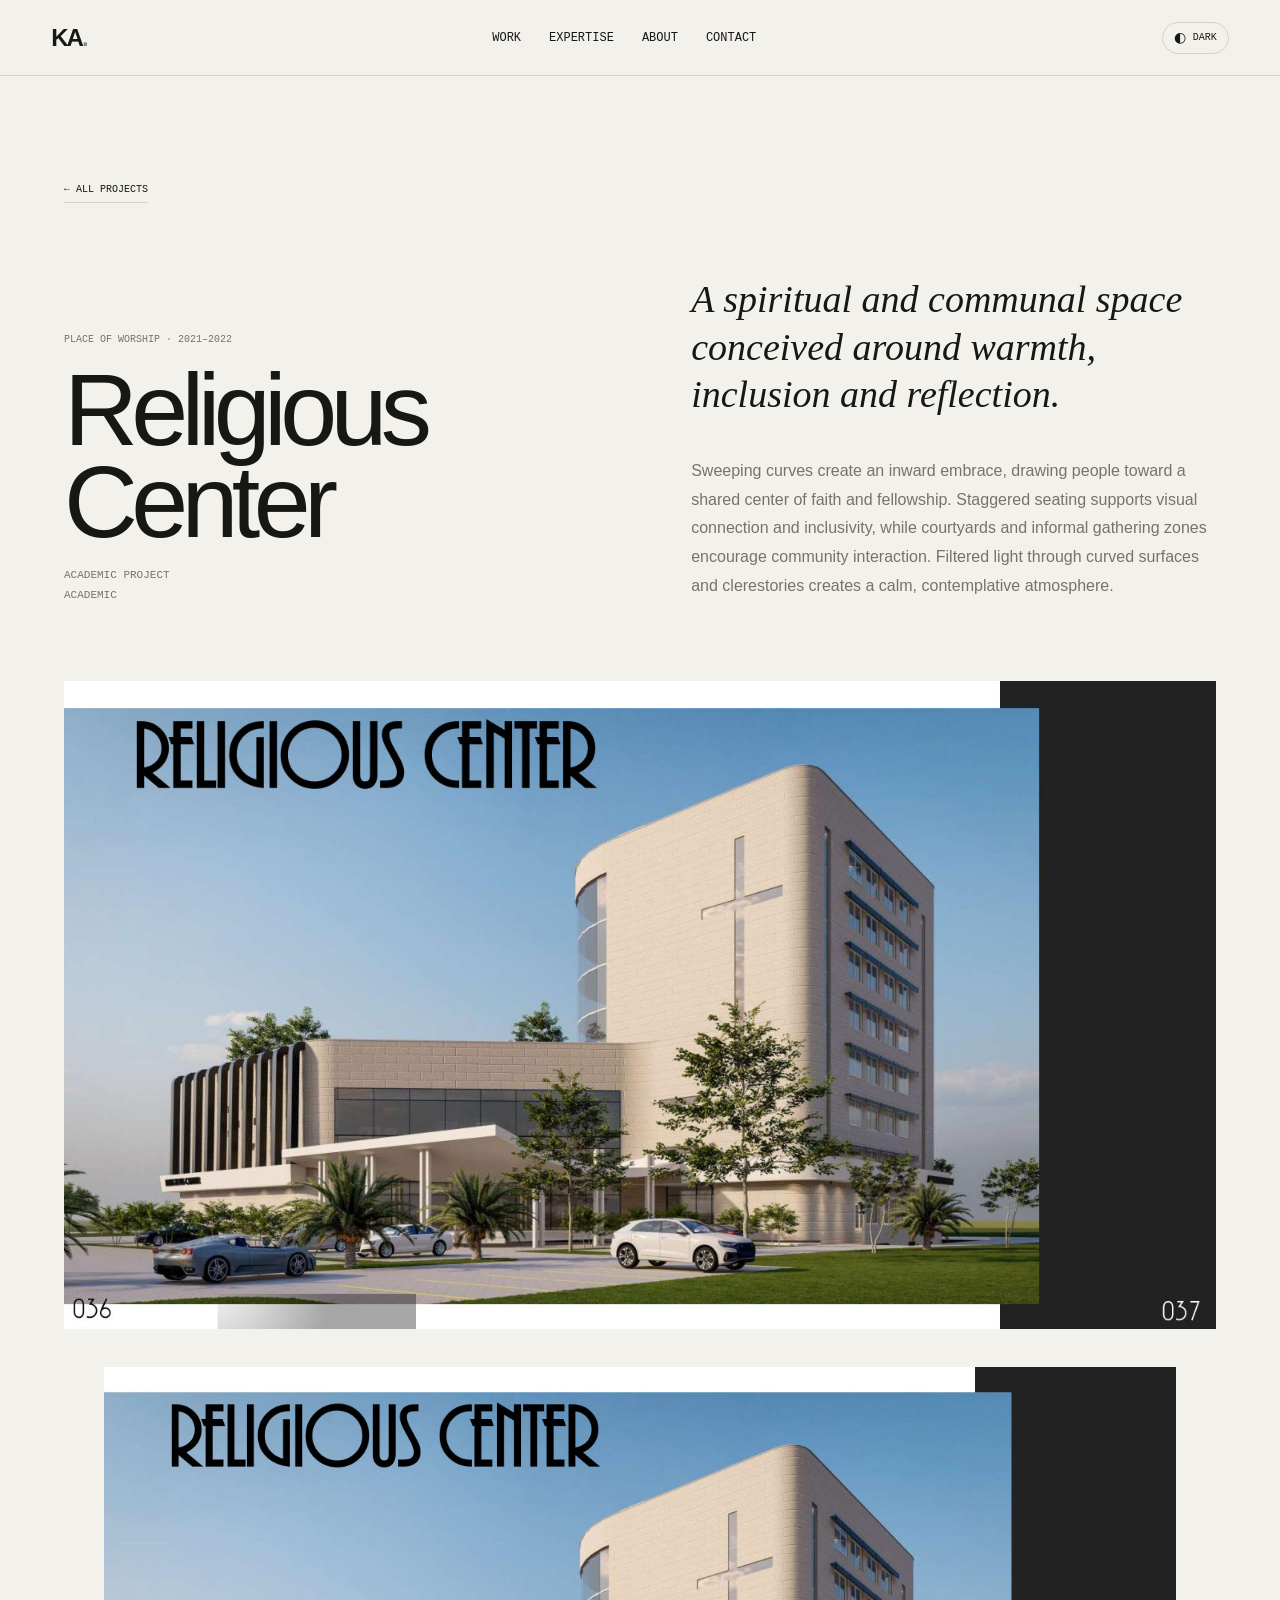
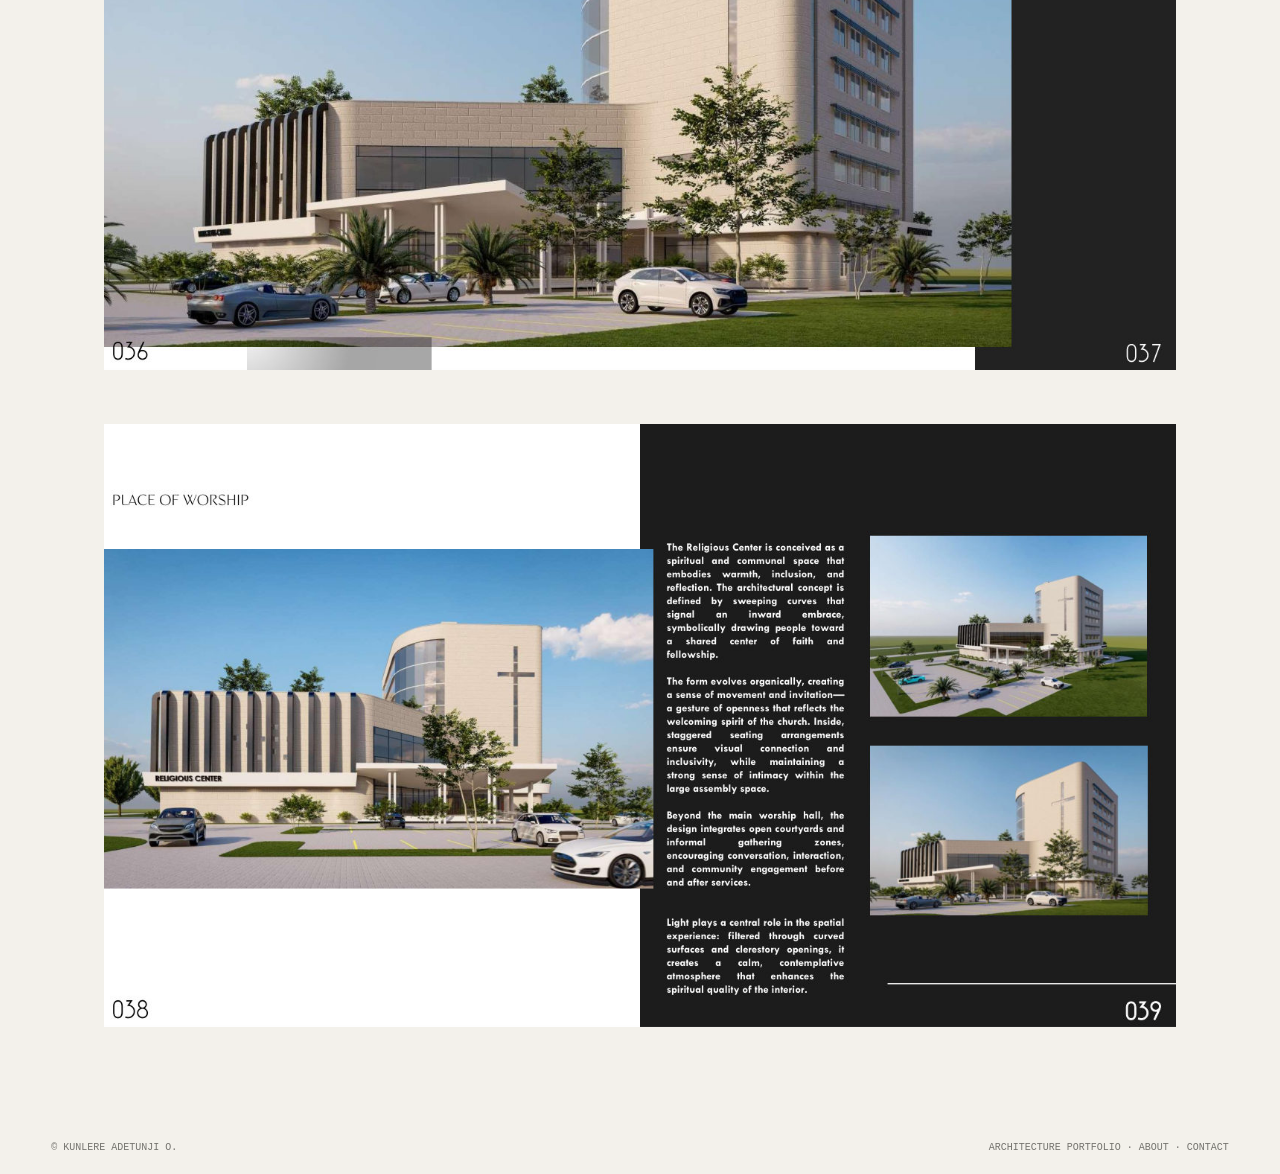
<file: projects/religious-center/index.html>
<!doctype html>
<html lang="en">
<head>
<meta charset="utf-8">
<meta name="viewport" content="width=device-width, initial-scale=1">
<title>Religious Center | Place of Worship | Kunlere Adetunji</title>
<meta name="description" content="Religious Center — place of worship in Academic Project. A spiritual and communal space conceived around warmth, inclusion and reflection.">
<meta name="robots" content="index,follow,max-image-preview:large">
<link rel="canonical" href="https://kunlere-portfolio.vercel.app/projects/religious-center/">
<meta name="theme-color" content="#f3f1eb">
<script>try{if(localStorage.getItem('ka-theme')==='dark')document.documentElement.dataset.theme='dark';}catch(e){}</script>
<meta property="og:type" content="article">
<meta property="og:site_name" content="Kunlere Adetunji — Architecture Portfolio">
<meta property="og:title" content="Religious Center | Kunlere Adetunji">
<meta property="og:description" content="Religious Center — place of worship in Academic Project. A spiritual and communal space conceived around warmth, inclusion and reflection.">
<meta property="og:url" content="https://kunlere-portfolio.vercel.app/projects/religious-center/">
<meta property="og:image" content="https://kunlere-portfolio.vercel.app/assets/page-22.jpg">
<meta name="twitter:card" content="summary_large_image">
<meta name="twitter:title" content="Religious Center | Kunlere Adetunji">
<meta name="twitter:description" content="Religious Center — place of worship in Academic Project. A spiritual and communal space conceived around warmth, inclusion and reflection.">
<meta name="twitter:image" content="https://kunlere-portfolio.vercel.app/assets/page-22.jpg">
<link rel="icon" type="image/svg+xml" href="../../assets/favicon.svg">
<link rel="stylesheet" href="../../styles.css">
<script type="application/ld+json">{
  "@context": "https://schema.org",
  "@graph": [
    {
      "@type": "WebPage",
      "@id": "https://kunlere-portfolio.vercel.app/projects/religious-center/#webpage",
      "url": "https://kunlere-portfolio.vercel.app/projects/religious-center/",
      "name": "Religious Center | Kunlere Adetunji",
      "description": "Religious Center — place of worship in Academic Project. A spiritual and communal space conceived around warmth, inclusion and reflection.",
      "isPartOf": {
        "@id": "https://kunlere-portfolio.vercel.app/#website"
      },
      "about": {
        "@id": "https://kunlere-portfolio.vercel.app/#person"
      }
    },
    {
      "@type": "CreativeWork",
      "@id": "https://kunlere-portfolio.vercel.app/projects/religious-center/#project",
      "name": "Religious Center",
      "description": "Sweeping curves create an inward embrace, drawing people toward a shared center of faith and fellowship. Staggered seating supports visual connection and inclusivity, while courtyards and informal gathering zones encourage community interaction. Filtered light through curved surfaces and clerestories creates a calm, contemplative atmosphere.",
      "image": [
        "https://kunlere-portfolio.vercel.app/assets/page-22.jpg",
        "https://kunlere-portfolio.vercel.app/assets/page-23.jpg"
      ],
      "genre": "Place of Worship",
      "dateCreated": "2021–2022",
      "locationCreated": {
        "@type": "Place",
        "name": "Academic Project"
      }
    }
  ]
}</script>
<style>
.project-page{max-width:1500px;margin:0 auto;padding:8vw 5vw 6vw}
.project-page-head{display:grid;grid-template-columns:1fr 1fr;gap:8vw;align-items:end;margin-bottom:5vw}
.project-page .eyebrow{font:10px "DM Mono",monospace;color:var(--muted);text-transform:uppercase}
.project-page h1{font-size:clamp(48px,8vw,116px);line-height:.9;letter-spacing:-.065em;font-weight:500;margin:18px 0}
.project-page .meta{font:11px "DM Mono",monospace;color:var(--muted);line-height:1.8;text-transform:uppercase}
.project-page .intro{font-family:"Playfair Display",serif;font-style:italic;font-size:clamp(24px,3vw,38px);line-height:1.25}
.project-page .description{color:var(--muted);line-height:1.8;font-size:16px}
.project-page-hero{width:100%;max-height:78vh;object-fit:cover;display:block;margin:0 0 22px}
.project-page-gallery{display:grid;gap:22px}
.project-page-gallery img{width:100%;height:auto;aspect-ratio:16/9;object-fit:contain;background:#222;display:block}
.project-page-back{display:inline-block;margin:0 0 35px;border-bottom:1px solid var(--line);padding-bottom:7px;font:10px "DM Mono",monospace;text-transform:uppercase}
@media(max-width:800px){.project-page{padding:20vw 6vw 12vw}.project-page-head{grid-template-columns:1fr;gap:22px}.project-page h1{font-size:clamp(48px,12vw,72px)}}
</style>
</head>
<body>
<header class="site-header">
<a class="wordmark" href="/#top">KA<span>.</span></a>
<nav aria-label="Main navigation"><a href="/#work">Work</a><a href="/#expertise">Expertise</a><a href="/#about">About</a><a href="/#contact">Contact</a></nav>
<button class="theme-toggle" id="theme-toggle" type="button" aria-label="Toggle colour mode"><span class="theme-icon">◐</span><span class="theme-label">Dark</span></button>
</header>
<main class="project-page">
<a class="project-page-back" href="/#work">← All projects</a>
<div class="project-page-head">
<div><span class="eyebrow">Place of Worship · 2021–2022</span><h1>Religious Center</h1><p class="meta">Academic Project<br>Academic</p></div>
<div><p class="intro">A spiritual and communal space conceived around warmth, inclusion and reflection.</p><p class="description">Sweeping curves create an inward embrace, drawing people toward a shared center of faith and fellowship. Staggered seating supports visual connection and inclusivity, while courtyards and informal gathering zones encourage community interaction. Filtered light through curved surfaces and clerestories creates a calm, contemplative atmosphere.</p></div>
</div>
<img class="project-page-hero" src="../../assets/page-22.jpg" alt="Religious Center — Place of Worship in Academic Project" fetchpriority="high" decoding="async">
<div class="project-page-gallery"><figure><img src="../../assets/page-22.jpg" alt="Religious Center — architectural project view 1" loading="lazy" decoding="async"></figure>
<figure><img src="../../assets/page-23.jpg" alt="Religious Center — architectural project view 2" loading="lazy" decoding="async"></figure></div>
</main>
<footer><span>© Kunlere Adetunji O.</span><span>Architecture Portfolio · <a href="/#about">About</a> · <a href="/#contact">Contact</a></span></footer>
<script>(function(){const t=document.getElementById('theme-toggle');if(!t)return;function u(){const d=document.documentElement.dataset.theme==='dark';t.querySelector('.theme-label').textContent=d?'Light':'Dark';t.querySelector('.theme-icon').textContent=d?'☼':'◐';t.setAttribute('aria-label',d?'Switch to light mode':'Switch to dark mode');}t.addEventListener('click',function(){const d=document.documentElement.dataset.theme==='dark';document.documentElement.dataset.theme=d?'light':'dark';try{localStorage.setItem('ka-theme',d?'light':'dark');}catch(e){}u();});window.addEventListener('storage',function(e){if(e.key==='ka-theme'){document.documentElement.dataset.theme=e.newValue==='dark'?'dark':'light';u();}});u();})();</script>
</body>
</html>
</file>
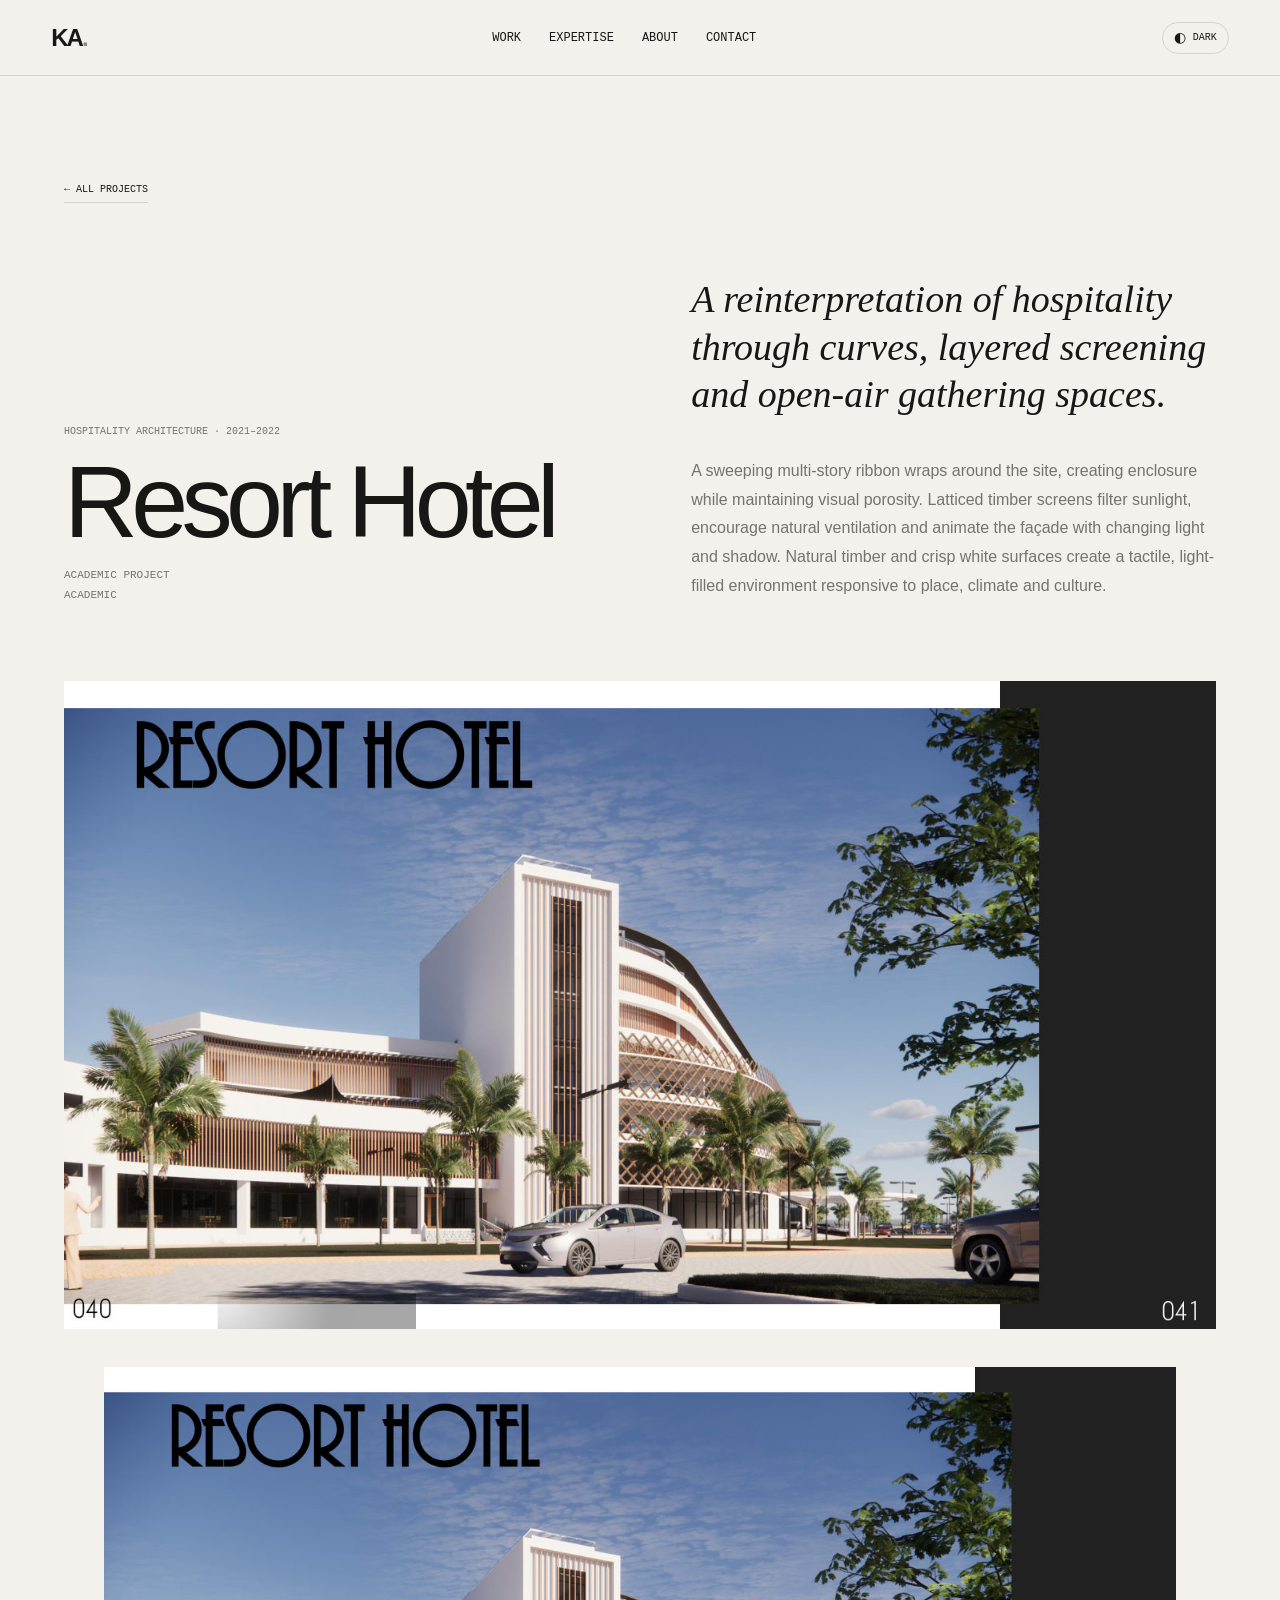
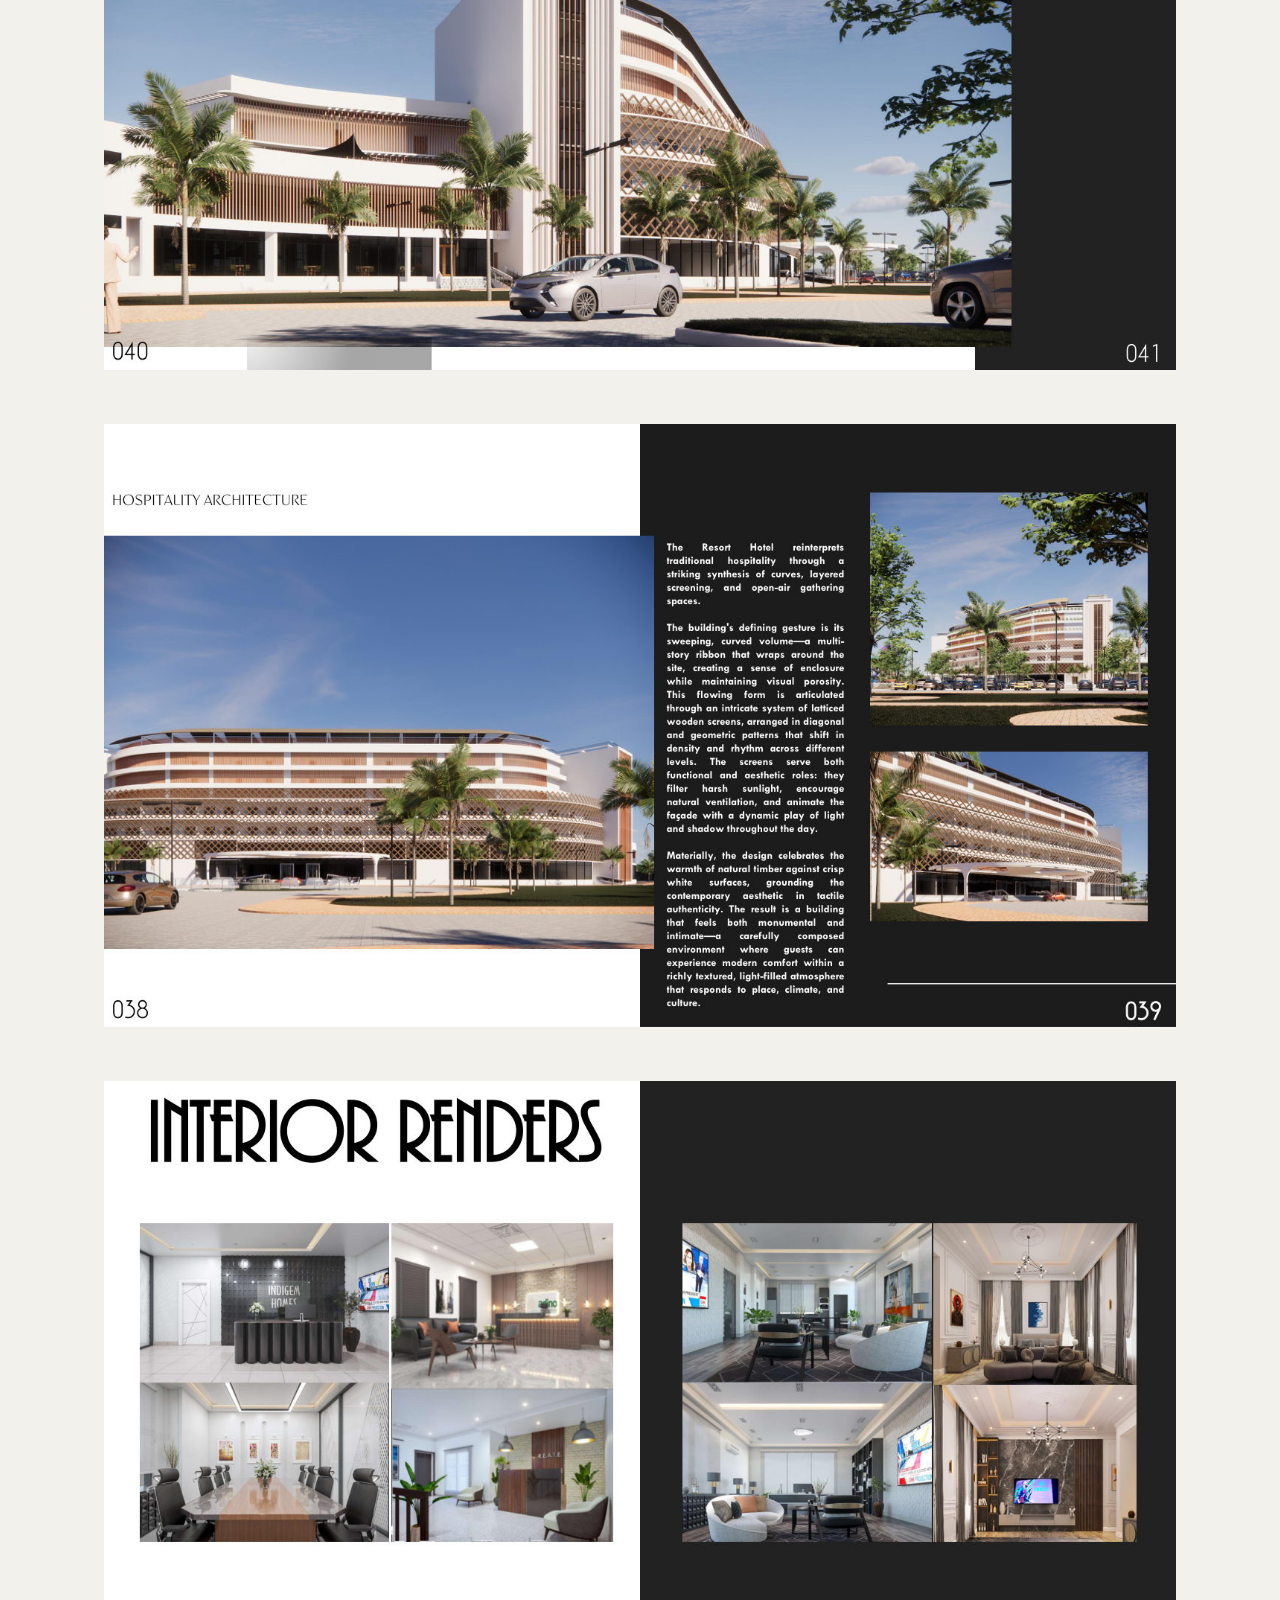
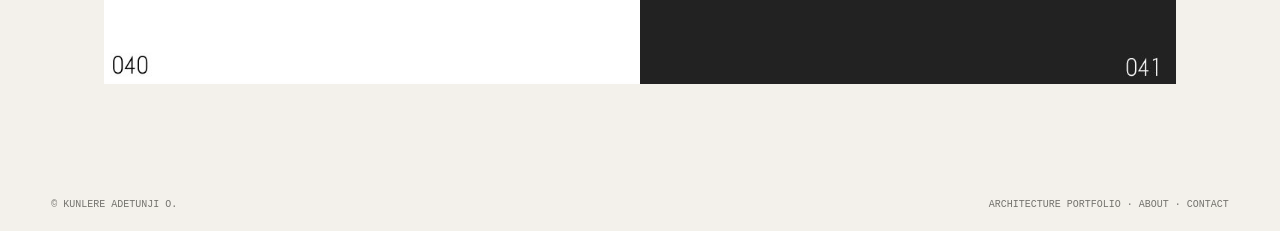
<file: projects/resort-hotel/index.html>
<!doctype html>
<html lang="en">
<head>
<meta charset="utf-8">
<meta name="viewport" content="width=device-width, initial-scale=1">
<title>Resort Hotel | Hospitality Architecture | Kunlere Adetunji</title>
<meta name="description" content="Resort Hotel — hospitality architecture in Academic Project. A reinterpretation of hospitality through curves, layered screening and open-air gathering spaces.">
<meta name="robots" content="index,follow,max-image-preview:large">
<link rel="canonical" href="https://kunlere-portfolio.vercel.app/projects/resort-hotel/">
<meta name="theme-color" content="#f3f1eb">
<script>try{if(localStorage.getItem('ka-theme')==='dark')document.documentElement.dataset.theme='dark';}catch(e){}</script>
<meta property="og:type" content="article">
<meta property="og:site_name" content="Kunlere Adetunji — Architecture Portfolio">
<meta property="og:title" content="Resort Hotel | Kunlere Adetunji">
<meta property="og:description" content="Resort Hotel — hospitality architecture in Academic Project. A reinterpretation of hospitality through curves, layered screening and open-air gathering spaces.">
<meta property="og:url" content="https://kunlere-portfolio.vercel.app/projects/resort-hotel/">
<meta property="og:image" content="https://kunlere-portfolio.vercel.app/assets/page-24.jpg">
<meta name="twitter:card" content="summary_large_image">
<meta name="twitter:title" content="Resort Hotel | Kunlere Adetunji">
<meta name="twitter:description" content="Resort Hotel — hospitality architecture in Academic Project. A reinterpretation of hospitality through curves, layered screening and open-air gathering spaces.">
<meta name="twitter:image" content="https://kunlere-portfolio.vercel.app/assets/page-24.jpg">
<link rel="icon" type="image/svg+xml" href="../../assets/favicon.svg">
<link rel="stylesheet" href="../../styles.css">
<script type="application/ld+json">{
  "@context": "https://schema.org",
  "@graph": [
    {
      "@type": "WebPage",
      "@id": "https://kunlere-portfolio.vercel.app/projects/resort-hotel/#webpage",
      "url": "https://kunlere-portfolio.vercel.app/projects/resort-hotel/",
      "name": "Resort Hotel | Kunlere Adetunji",
      "description": "Resort Hotel — hospitality architecture in Academic Project. A reinterpretation of hospitality through curves, layered screening and open-air gathering spaces.",
      "isPartOf": {
        "@id": "https://kunlere-portfolio.vercel.app/#website"
      },
      "about": {
        "@id": "https://kunlere-portfolio.vercel.app/#person"
      }
    },
    {
      "@type": "CreativeWork",
      "@id": "https://kunlere-portfolio.vercel.app/projects/resort-hotel/#project",
      "name": "Resort Hotel",
      "description": "A sweeping multi-story ribbon wraps around the site, creating enclosure while maintaining visual porosity. Latticed timber screens filter sunlight, encourage natural ventilation and animate the façade with changing light and shadow. Natural timber and crisp white surfaces create a tactile, light-filled environment responsive to place, climate and culture.",
      "image": [
        "https://kunlere-portfolio.vercel.app/assets/page-24.jpg",
        "https://kunlere-portfolio.vercel.app/assets/page-25.jpg",
        "https://kunlere-portfolio.vercel.app/assets/page-26.jpg"
      ],
      "genre": "Hospitality Architecture",
      "dateCreated": "2021–2022",
      "locationCreated": {
        "@type": "Place",
        "name": "Academic Project"
      }
    }
  ]
}</script>
<style>
.project-page{max-width:1500px;margin:0 auto;padding:8vw 5vw 6vw}
.project-page-head{display:grid;grid-template-columns:1fr 1fr;gap:8vw;align-items:end;margin-bottom:5vw}
.project-page .eyebrow{font:10px "DM Mono",monospace;color:var(--muted);text-transform:uppercase}
.project-page h1{font-size:clamp(48px,8vw,116px);line-height:.9;letter-spacing:-.065em;font-weight:500;margin:18px 0}
.project-page .meta{font:11px "DM Mono",monospace;color:var(--muted);line-height:1.8;text-transform:uppercase}
.project-page .intro{font-family:"Playfair Display",serif;font-style:italic;font-size:clamp(24px,3vw,38px);line-height:1.25}
.project-page .description{color:var(--muted);line-height:1.8;font-size:16px}
.project-page-hero{width:100%;max-height:78vh;object-fit:cover;display:block;margin:0 0 22px}
.project-page-gallery{display:grid;gap:22px}
.project-page-gallery img{width:100%;height:auto;aspect-ratio:16/9;object-fit:contain;background:#222;display:block}
.project-page-back{display:inline-block;margin:0 0 35px;border-bottom:1px solid var(--line);padding-bottom:7px;font:10px "DM Mono",monospace;text-transform:uppercase}
@media(max-width:800px){.project-page{padding:20vw 6vw 12vw}.project-page-head{grid-template-columns:1fr;gap:22px}.project-page h1{font-size:clamp(48px,12vw,72px)}}
</style>
</head>
<body>
<header class="site-header">
<a class="wordmark" href="/#top">KA<span>.</span></a>
<nav aria-label="Main navigation"><a href="/#work">Work</a><a href="/#expertise">Expertise</a><a href="/#about">About</a><a href="/#contact">Contact</a></nav>
<button class="theme-toggle" id="theme-toggle" type="button" aria-label="Toggle colour mode"><span class="theme-icon">◐</span><span class="theme-label">Dark</span></button>
</header>
<main class="project-page">
<a class="project-page-back" href="/#work">← All projects</a>
<div class="project-page-head">
<div><span class="eyebrow">Hospitality Architecture · 2021–2022</span><h1>Resort Hotel</h1><p class="meta">Academic Project<br>Academic</p></div>
<div><p class="intro">A reinterpretation of hospitality through curves, layered screening and open-air gathering spaces.</p><p class="description">A sweeping multi-story ribbon wraps around the site, creating enclosure while maintaining visual porosity. Latticed timber screens filter sunlight, encourage natural ventilation and animate the façade with changing light and shadow. Natural timber and crisp white surfaces create a tactile, light-filled environment responsive to place, climate and culture.</p></div>
</div>
<img class="project-page-hero" src="../../assets/page-24.jpg" alt="Resort Hotel — Hospitality Architecture in Academic Project" fetchpriority="high" decoding="async">
<div class="project-page-gallery"><figure><img src="../../assets/page-24.jpg" alt="Resort Hotel — architectural project view 1" loading="lazy" decoding="async"></figure>
<figure><img src="../../assets/page-25.jpg" alt="Resort Hotel — architectural project view 2" loading="lazy" decoding="async"></figure>
<figure><img src="../../assets/page-26.jpg" alt="Resort Hotel — architectural project view 3" loading="lazy" decoding="async"></figure></div>
</main>
<footer><span>© Kunlere Adetunji O.</span><span>Architecture Portfolio · <a href="/#about">About</a> · <a href="/#contact">Contact</a></span></footer>
<script>
(function(){
  const toggle=document.getElementById('theme-toggle');
  if(!toggle)return;
  function updateThemeLabel(){
    const dark=document.documentElement.dataset.theme==='dark';
    toggle.querySelector('.theme-label').textContent=dark?'Light':'Dark';
    toggle.querySelector('.theme-icon').textContent=dark?'☼':'◐';
    toggle.setAttribute('aria-label',dark?'Switch to light mode':'Switch to dark mode');
  }
  toggle.addEventListener('click',function(){
    const dark=document.documentElement.dataset.theme==='dark';
    document.documentElement.dataset.theme=dark?'light':'dark';
    try{localStorage.setItem('ka-theme',dark?'light':'dark');}catch(e){}
    updateThemeLabel();
  });
  window.addEventListener('storage',function(event){
    if(event.key==='ka-theme'){
      document.documentElement.dataset.theme=event.newValue==='dark'?'dark':'light';
      updateThemeLabel();
    }
  });
  updateThemeLabel();
})();
</script>
</body>
</html>
</file>
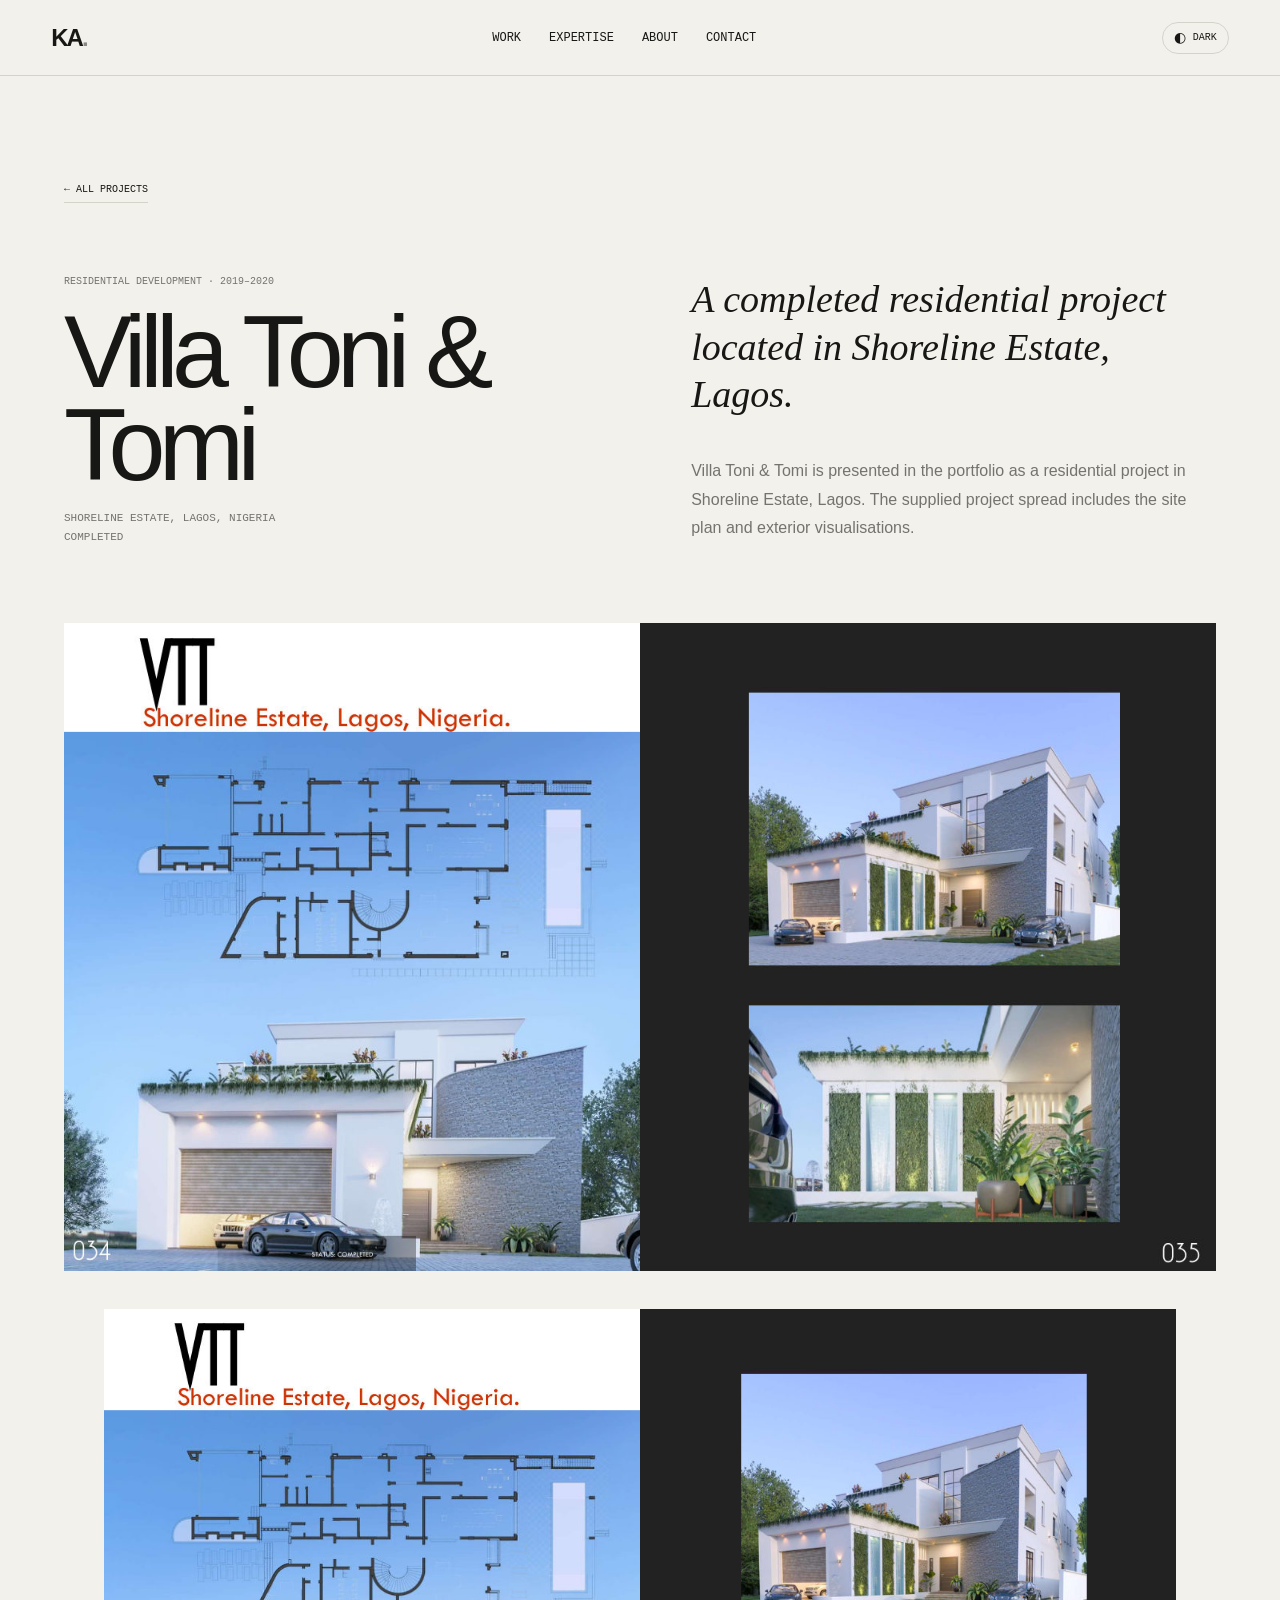
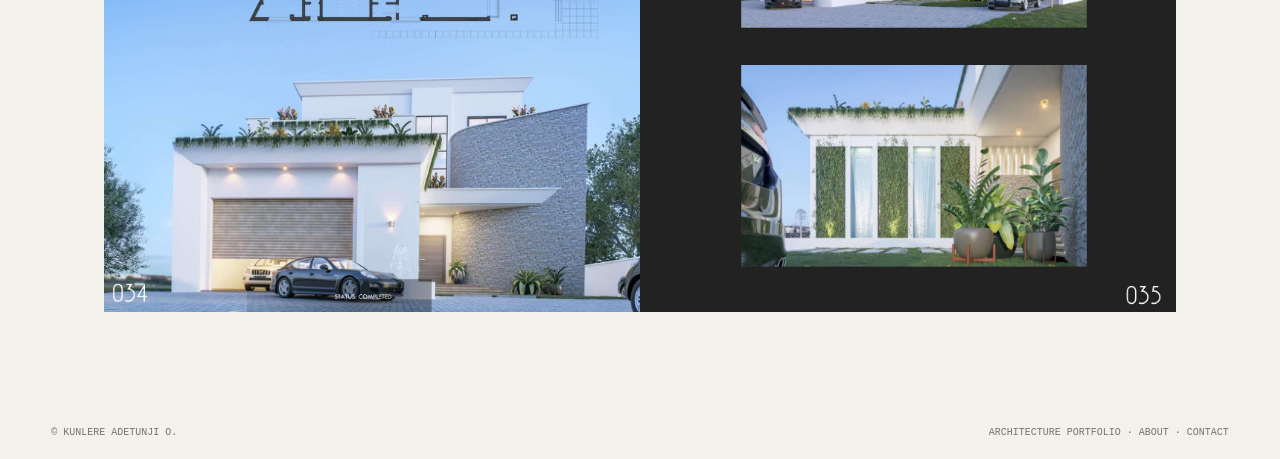
<file: projects/villa-toni-and-tomi/index.html>
<!doctype html>
<html lang="en">
<head>
<meta charset="utf-8">
<meta name="viewport" content="width=device-width, initial-scale=1">
<title>Villa Toni & Tomi | Residential Development | Kunlere Adetunji</title>
<meta name="description" content="Villa Toni & Tomi — residential development in Shoreline Estate, Lagos, Nigeria. A completed residential project located in Shoreline Estate, Lagos.">
<meta name="robots" content="index,follow,max-image-preview:large">
<link rel="canonical" href="https://kunlere-portfolio.vercel.app/projects/villa-toni-and-tomi/">
<meta name="theme-color" content="#f3f1eb">
<script>try{if(localStorage.getItem('ka-theme')==='dark')document.documentElement.dataset.theme='dark';}catch(e){}</script>
<meta property="og:type" content="article">
<meta property="og:site_name" content="Kunlere Adetunji — Architecture Portfolio">
<meta property="og:title" content="Villa Toni & Tomi | Kunlere Adetunji">
<meta property="og:description" content="Villa Toni & Tomi — residential development in Shoreline Estate, Lagos, Nigeria. A completed residential project located in Shoreline Estate, Lagos.">
<meta property="og:url" content="https://kunlere-portfolio.vercel.app/projects/villa-toni-and-tomi/">
<meta property="og:image" content="https://kunlere-portfolio.vercel.app/assets/page-21.jpg">
<meta name="twitter:card" content="summary_large_image">
<meta name="twitter:title" content="Villa Toni & Tomi | Kunlere Adetunji">
<meta name="twitter:description" content="Villa Toni & Tomi — residential development in Shoreline Estate, Lagos, Nigeria. A completed residential project located in Shoreline Estate, Lagos.">
<meta name="twitter:image" content="https://kunlere-portfolio.vercel.app/assets/page-21.jpg">
<link rel="icon" type="image/svg+xml" href="../../assets/favicon.svg">
<link rel="stylesheet" href="../../styles.css">
<script type="application/ld+json">{
  "@context": "https://schema.org",
  "@graph": [
    {
      "@type": "WebPage",
      "@id": "https://kunlere-portfolio.vercel.app/projects/villa-toni-and-tomi/#webpage",
      "url": "https://kunlere-portfolio.vercel.app/projects/villa-toni-and-tomi/",
      "name": "Villa Toni & Tomi | Kunlere Adetunji",
      "description": "Villa Toni & Tomi — residential development in Shoreline Estate, Lagos, Nigeria. A completed residential project located in Shoreline Estate, Lagos.",
      "isPartOf": {
        "@id": "https://kunlere-portfolio.vercel.app/#website"
      },
      "about": {
        "@id": "https://kunlere-portfolio.vercel.app/#person"
      }
    },
    {
      "@type": "CreativeWork",
      "@id": "https://kunlere-portfolio.vercel.app/projects/villa-toni-and-tomi/#project",
      "name": "Villa Toni & Tomi",
      "description": "Villa Toni & Tomi is presented in the portfolio as a residential project in Shoreline Estate, Lagos. The supplied project spread includes the site plan and exterior visualisations.",
      "image": [
        "https://kunlere-portfolio.vercel.app/assets/page-21.jpg"
      ],
      "genre": "Residential Development",
      "dateCreated": "2019–2020",
      "locationCreated": {
        "@type": "Place",
        "name": "Shoreline Estate, Lagos, Nigeria"
      }
    }
  ]
}</script>
<style>
.project-page{max-width:1500px;margin:0 auto;padding:8vw 5vw 6vw}
.project-page-head{display:grid;grid-template-columns:1fr 1fr;gap:8vw;align-items:end;margin-bottom:5vw}
.project-page .eyebrow{font:10px "DM Mono",monospace;color:var(--muted);text-transform:uppercase}
.project-page h1{font-size:clamp(48px,8vw,116px);line-height:.9;letter-spacing:-.065em;font-weight:500;margin:18px 0}
.project-page .meta{font:11px "DM Mono",monospace;color:var(--muted);line-height:1.8;text-transform:uppercase}
.project-page .intro{font-family:"Playfair Display",serif;font-style:italic;font-size:clamp(24px,3vw,38px);line-height:1.25}
.project-page .description{color:var(--muted);line-height:1.8;font-size:16px}
.project-page-hero{width:100%;max-height:78vh;object-fit:cover;display:block;margin:0 0 22px}
.project-page-gallery{display:grid;gap:22px}
.project-page-gallery img{width:100%;height:auto;aspect-ratio:16/9;object-fit:contain;background:#222;display:block}
.project-page-back{display:inline-block;margin:0 0 35px;border-bottom:1px solid var(--line);padding-bottom:7px;font:10px "DM Mono",monospace;text-transform:uppercase}
@media(max-width:800px){.project-page{padding:20vw 6vw 12vw}.project-page-head{grid-template-columns:1fr;gap:22px}.project-page h1{font-size:clamp(48px,12vw,72px)}}
</style>
</head>
<body>
<header class="site-header">
<a class="wordmark" href="/#top">KA<span>.</span></a>
<nav aria-label="Main navigation"><a href="/#work">Work</a><a href="/#expertise">Expertise</a><a href="/#about">About</a><a href="/#contact">Contact</a></nav>
<button class="theme-toggle" id="theme-toggle" type="button" aria-label="Toggle colour mode"><span class="theme-icon">◐</span><span class="theme-label">Dark</span></button>
</header>
<main class="project-page">
<a class="project-page-back" href="/#work">← All projects</a>
<div class="project-page-head">
<div><span class="eyebrow">Residential Development · 2019–2020</span><h1>Villa Toni & Tomi</h1><p class="meta">Shoreline Estate, Lagos, Nigeria<br>Completed</p></div>
<div><p class="intro">A completed residential project located in Shoreline Estate, Lagos.</p><p class="description">Villa Toni & Tomi is presented in the portfolio as a residential project in Shoreline Estate, Lagos. The supplied project spread includes the site plan and exterior visualisations.</p></div>
</div>
<img class="project-page-hero" src="../../assets/page-21.jpg" alt="Villa Toni & Tomi — Residential Development in Shoreline Estate, Lagos, Nigeria" fetchpriority="high" decoding="async">
<div class="project-page-gallery"><figure><img src="../../assets/page-21.jpg" alt="Villa Toni & Tomi — architectural project view 1" loading="lazy" decoding="async"></figure></div>
</main>
<footer><span>© Kunlere Adetunji O.</span><span>Architecture Portfolio · <a href="/#about">About</a> · <a href="/#contact">Contact</a></span></footer>
<script>
(function(){
  const toggle=document.getElementById('theme-toggle');
  if(!toggle)return;
  function updateThemeLabel(){
    const dark=document.documentElement.dataset.theme==='dark';
    toggle.querySelector('.theme-label').textContent=dark?'Light':'Dark';
    toggle.querySelector('.theme-icon').textContent=dark?'☼':'◐';
    toggle.setAttribute('aria-label',dark?'Switch to light mode':'Switch to dark mode');
  }
  toggle.addEventListener('click',function(){
    const dark=document.documentElement.dataset.theme==='dark';
    document.documentElement.dataset.theme=dark?'light':'dark';
    try{localStorage.setItem('ka-theme',dark?'light':'dark');}catch(e){}
    updateThemeLabel();
  });
  window.addEventListener('storage',function(event){
    if(event.key==='ka-theme'){
      document.documentElement.dataset.theme=event.newValue==='dark'?'dark':'light';
      updateThemeLabel();
    }
  });
  updateThemeLabel();
})();
</script>
</body>
</html>
</file>
<file: styles.css>
:root{--ink:#171715;--muted:#74736e;--paper:#f3f1eb;--line:#d5d2c9;--white:#faf9f5}
*{box-sizing:border-box}html{scroll-behavior:smooth}body{margin:0;background:var(--paper);color:var(--ink);font-family:"DM Sans",Arial,sans-serif}body.locked{overflow:hidden}a{color:inherit;text-decoration:none}button{font:inherit}.site-header{height:76px;display:flex;align-items:center;justify-content:space-between;padding:0 4vw;border-bottom:1px solid var(--line);position:sticky;top:0;background:rgba(243,241,235,.9);backdrop-filter:blur(14px);z-index:20}.wordmark{font-weight:600;letter-spacing:-.08em;font-size:24px}.wordmark span{color:#888}nav{display:flex;gap:28px;font:12px "DM Mono",monospace;text-transform:uppercase}nav a:hover{opacity:.55}
.hero{min-height:calc(100vh - 76px);padding:11vh 7vw 7vh;display:grid;grid-template-columns:1fr 1.2fr;grid-template-rows:auto 1fr auto;gap:30px;border-bottom:1px solid var(--line)}.hero-kicker{font:11px "DM Mono",monospace;letter-spacing:.14em;grid-column:1/-1}.hero h1{font-size:clamp(48px,7.4vw,118px);line-height:.94;letter-spacing:-.065em;font-weight:500;margin:4vh 0 0;max-width:950px}.hero h1 em{font-family:"Playfair Display",serif;font-weight:500}.hero-copy{align-self:end;justify-self:end;margin-right:4vw;max-width:410px;font-size:16px;line-height:1.6;color:#595852}.scroll-cue{align-self:end;justify-self:end;font:11px "DM Mono",monospace;text-transform:uppercase;letter-spacing:.08em}.scroll-cue span{margin-left:16px;font-size:18px}
.section{padding:9vw 4vw;border-bottom:1px solid var(--line)}.section-head{display:grid;grid-template-columns:70px 1fr 1fr;gap:20px;align-items:start;margin-bottom:60px}.section-head>span{font:11px "DM Mono",monospace;color:var(--muted)}.section-head h2{margin:0;font-size:clamp(36px,5vw,72px);letter-spacing:-.05em;font-weight:500}.section-head p{margin:6px 0 0;color:var(--muted);max-width:340px;line-height:1.55}
.project-grid{display:grid;grid-template-columns:repeat(2,1fr);gap:5vw 2.4vw}.project-card{position:relative;overflow:hidden;content-visibility:auto;contain-intrinsic-size:560px}.project-card.featured{grid-column:1/-1}.project-button{padding:0;border:0;background:none;display:block;width:100%;text-align:left;cursor:pointer}.project-card img{display:block;width:100%;aspect-ratio:16/9;object-fit:cover;transition:transform .8s cubic-bezier(.2,.7,.2,1);filter:saturate(.82)}.project-card:hover img{transform:scale(1.025);filter:saturate(1)}.project-overlay{padding:17px 0 0;display:grid;grid-template-columns:1fr 1fr;gap:6px}.project-overlay span{font:10px "DM Mono",monospace;color:var(--muted);text-transform:uppercase;grid-column:1/-1}.project-overlay h3{font-size:28px;font-weight:500;letter-spacing:-.035em;margin:0}.project-overlay p{margin:6px 0 0;color:var(--muted);text-align:right}
.motion-grid{display:grid;grid-template-columns:1fr 1fr;gap:2.4vw}.motion-card{background:#dedbd2}.video-wrap{aspect-ratio:16/9;background:#111}.video-wrap iframe{width:100%;height:100%;border:0}.motion-meta{padding:20px}.motion-meta span{font:10px "DM Mono",monospace;color:var(--muted)}.motion-meta h3{margin:7px 0 14px;font-size:24px;font-weight:500}.motion-meta a{font:11px "DM Mono",monospace;text-transform:uppercase}
.about-grid{display:grid;grid-template-columns:1.2fr .8fr;gap:10vw}.about-grid p{line-height:1.7;color:#5e5d57}.about-grid .large{font-size:clamp(28px,3.5vw,54px);line-height:1.08;color:var(--ink);letter-spacing:-.04em;margin-top:0}.facts{display:grid;gap:32px}.facts div{border-top:1px solid var(--line);padding-top:14px}.facts b{font:10px "DM Mono",monospace;text-transform:uppercase}.facts p{margin:10px 0 0}
.contact-inner{display:grid;grid-template-columns:1.3fr .7fr;gap:10vw}.contact-title{font-size:clamp(42px,6vw,90px);line-height:.95;letter-spacing:-.06em;margin:0}.contact-links{display:flex;flex-direction:column;gap:18px;font:13px "DM Mono",monospace;border-top:1px solid var(--line);padding-top:15px}.contact-links a:hover{text-decoration:underline}
footer{display:flex;justify-content:space-between;padding:22px 4vw;font:10px "DM Mono",monospace;text-transform:uppercase;color:var(--muted)}
.modal{position:fixed;inset:0;background:rgba(18,18,16,.96);z-index:50;overflow:auto;opacity:0;pointer-events:none;transition:opacity .25s}.modal.open{opacity:1;pointer-events:auto}.modal-close{position:fixed;right:3vw;top:2vw;width:48px;height:48px;border:1px solid rgba(255,255,255,.3);border-radius:50%;background:transparent;color:white;font-size:30px;line-height:1;cursor:pointer;z-index:3}.modal-content{max-width:1500px;margin:0 auto;padding:9vw 5vw;color:var(--white)}.detail-intro{display:grid;grid-template-columns:1fr 1fr;gap:8vw;margin-bottom:7vw}.eyebrow{font:10px "DM Mono",monospace;color:#aaa;text-transform:uppercase}.detail-intro h2{font-size:clamp(54px,8vw,130px);line-height:.88;letter-spacing:-.065em;font-weight:500;margin:18px 0}.detail-intro p{color:#aaa;line-height:1.7}.detail-text{max-width:550px;align-self:end}.detail-text .lead{font-family:"Playfair Display",serif;font-style:italic;color:#fff;font-size:30px;line-height:1.25}.detail-gallery{display:grid;grid-template-columns:1fr;gap:22px}.detail-gallery img{display:block;width:100%;height:auto;aspect-ratio:16/9;object-fit:contain;background:#222;}.detail-gallery img:nth-child(even){width:100%;margin-left:0}
@media(max-width:800px){.site-header{height:64px;padding:0 5vw}nav{gap:14px;font-size:9px}.hero{min-height:calc(100vh - 64px);display:block;padding:14vh 6vw 7vh}.hero h1{margin-top:4vh}.hero-copy{margin-top:25vh;margin-right:0;justify-self:start}.scroll-cue{display:block;margin-top:10vh}.section{padding:18vw 6vw}.section-head{grid-template-columns:40px 1fr;gap:8px;margin-bottom:40px}.section-head p{grid-column:2}.project-grid,.motion-grid,.about-grid,.contact-inner{grid-template-columns:1fr}.project-card.featured{grid-column:auto}.project-overlay h3{font-size:24px}.project-overlay p{text-align:right}.motion-grid{gap:10vw}.detail-intro{grid-template-columns:1fr;gap:30px}.modal-content{padding:25vw 6vw 12vw}.modal-close{top:18px;right:18px}.detail-gallery img:nth-child(even){width:100%}footer{padding:20px 6vw;gap:20px;flex-direction:column}}

/* V2 editorial refinements + dark mode */
:root{--transition:color .35s ease,background-color .35s ease,border-color .35s ease}
html[data-theme="dark"]{--ink:#ecebe6;--muted:#96958e;--paper:#151514;--line:#353531;--white:#f2f1eb}
html[data-theme="dark"] .site-header{background:rgba(21,21,20,.88)}
html[data-theme="dark"] .project-card img{filter:saturate(.72) brightness(.88)}
html[data-theme="dark"] .project-card:hover img{filter:saturate(.95) brightness(.98)}
html[data-theme="dark"] .motion-card{background:#242421}
body,.site-header,.section,footer,.project-overlay,.facts div,.contact-links{transition:var(--transition)}
.theme-toggle{border:1px solid var(--line);background:transparent;color:var(--ink);border-radius:999px;padding:8px 11px;display:flex;gap:7px;align-items:center;cursor:pointer;font:10px "DM Mono",monospace;text-transform:uppercase}
.theme-icon{font-size:14px;line-height:1}
.theme-toggle:hover{background:var(--ink);color:var(--paper)}
.filter-bar{display:flex;gap:8px;flex-wrap:wrap;margin:-28px 0 50px 90px}
.filter{border:1px solid var(--line);background:transparent;color:var(--muted);padding:9px 13px;border-radius:999px;font:10px "DM Mono",monospace;text-transform:uppercase;cursor:pointer;transition:.2s}
.filter:hover,.filter.active{background:var(--ink);color:var(--paper);border-color:var(--ink)}
.download-cv{display:inline-flex;border-bottom:1px solid var(--ink);padding:0 0 7px;width:max-content;font:10px "DM Mono",monospace;text-transform:uppercase;margin-bottom:4px}
.download-cv:hover{opacity:.55}
.hero:after{content:"2019—2025";position:absolute;right:4vw;top:92px;writing-mode:vertical-rl;font:10px "DM Mono",monospace;color:var(--muted);letter-spacing:.1em}
.hero{position:relative}
@media(max-width:800px){
  .hero:after{display:none}
  .theme-toggle{padding:7px 9px}
  .filter-bar{margin:-10px 0 38px 0}
  .filter{font-size:9px}
}


/* Refinement pass: focus visibility, responsive navigation and modal usability */
:focus-visible{outline:2px solid currentColor;outline-offset:4px}
.project-button:focus-visible{outline-offset:-4px}
.modal-content{min-height:100%;}
.modal-close:focus-visible{outline-color:#fff}
@media(max-width:520px){
  .site-header{padding:0 4vw;gap:10px}
  .wordmark{font-size:21px}
  nav{gap:9px;font-size:8px}
  .theme-toggle{font-size:8px;padding:6px 8px}
  .hero h1{font-size:clamp(43px,11vw,64px)}
  .hero-copy{margin-top:18vh;font-size:14px}
  .project-overlay{grid-template-columns:1fr;gap:5px}
  .project-overlay p{text-align:left;margin-top:0}
  .section-head h2{font-size:42px}
}

/* Capabilities — editorial split layout */
.capabilities-layout{display:grid;grid-template-columns:1fr 1.08fr;gap:7vw;align-items:start;min-height:390px}
.capabilities-kicker{display:block;font:11px "DM Mono",monospace;letter-spacing:.14em;color:var(--muted);margin:0 0 24px}
.capabilities-heading h2{font-size:clamp(46px,5vw,84px);line-height:1.03;letter-spacing:-.065em;font-weight:500;margin:0}
.capabilities-list{list-style:none;margin:0;padding:0;border-top:1px solid var(--line)}
.capabilities-list li{min-height:80px;border-bottom:1px solid var(--line);display:flex;align-items:center;justify-content:space-between;gap:24px;font-size:clamp(16px,1.35vw,22px)}
.capabilities-list small{font:11px "DM Mono",monospace;color:var(--muted)}
@media(max-width:800px){.capabilities-layout{grid-template-columns:1fr;gap:44px}.capabilities-heading h2{font-size:clamp(44px,10vw,66px)}.capabilities-list li{min-height:68px;font-size:17px}}

/* About section — align the descriptor with the right-hand content column */
.about-section .section-head p{margin-left:clamp(0px,9vw,155px)}
@media(max-width:800px){.about-section .section-head p{margin-left:0}}

/* Homepage integrated project imagery — quiet crossfade behind the hero typography */
.hero{isolation:isolate;overflow:hidden}
.hero-visuals{position:absolute;inset:0;z-index:-1;pointer-events:none;overflow:hidden}
.hero-visual{position:absolute;inset:7% 5% 8% 8%;width:87%;height:85%;object-fit:cover;object-position:center 48%;opacity:.30;filter:saturate(.68) contrast(.94);transform:scale(1);animation:hero-image-drift 28s ease-in-out infinite alternate;will-change:transform}
.hero-visual-shade{position:absolute;inset:0;background:linear-gradient(90deg,rgba(21,21,20,.92) 0%,rgba(21,21,20,.68) 35%,rgba(21,21,20,.38) 70%,rgba(21,21,20,.72) 100%),linear-gradient(0deg,rgba(21,21,20,.62),transparent 42%,rgba(21,21,20,.28))}
@keyframes hero-image-drift{from{transform:scale(1)}to{transform:scale(1.045)}}
html:not([data-theme="dark"]) .hero-visual-shade{background:linear-gradient(90deg,rgba(243,241,235,.94) 0%,rgba(243,241,235,.72) 36%,rgba(243,241,235,.42) 72%,rgba(243,241,235,.78) 100%),linear-gradient(0deg,rgba(243,241,235,.56),transparent 42%,rgba(243,241,235,.3))}
html:not([data-theme="dark"]) .hero-visual{opacity:0;filter:saturate(.58) contrast(.9)}
html:not([data-theme="dark"]) .hero-visual-shade{background-color:rgba(243,241,235,.08)}
@media(prefers-reduced-motion:reduce){.hero-visual{animation:none;transform:none;will-change:auto;opacity:.22}}
@media(max-width:800px){.hero-visual{inset:12% 0 14% 0;width:100%;height:74%;object-position:center}.hero-visual-shade{background:linear-gradient(90deg,rgba(21,21,20,.78),rgba(21,21,20,.48)),linear-gradient(0deg,rgba(21,21,20,.72),transparent 55%)}html:not([data-theme="dark"]) .hero-visual-shade{background:linear-gradient(90deg,rgba(243,241,235,.82),rgba(243,241,235,.52)),linear-gradient(0deg,rgba(243,241,235,.68),transparent 55%)}}

/* Performance refinements: defer offscreen rendering and avoid expensive hover filters */
@media(hover:hover){.project-card img{transition:transform .45s ease,filter .45s ease}}
@media(prefers-reduced-motion:reduce){.project-card img{transition:none}.project-card:hover img{transform:none}}

/* Project SEO page links */
.project-page-link{display:inline-block;margin-top:12px;padding-bottom:5px;border-bottom:1px solid var(--line);font:10px "DM Mono",monospace;text-transform:uppercase;letter-spacing:.04em;color:var(--muted)}
.project-page-link:hover{color:var(--ink);border-color:var(--ink)}
.modal-project-link{margin-top:18px;color:#ddd;border-color:#666}
</file>
